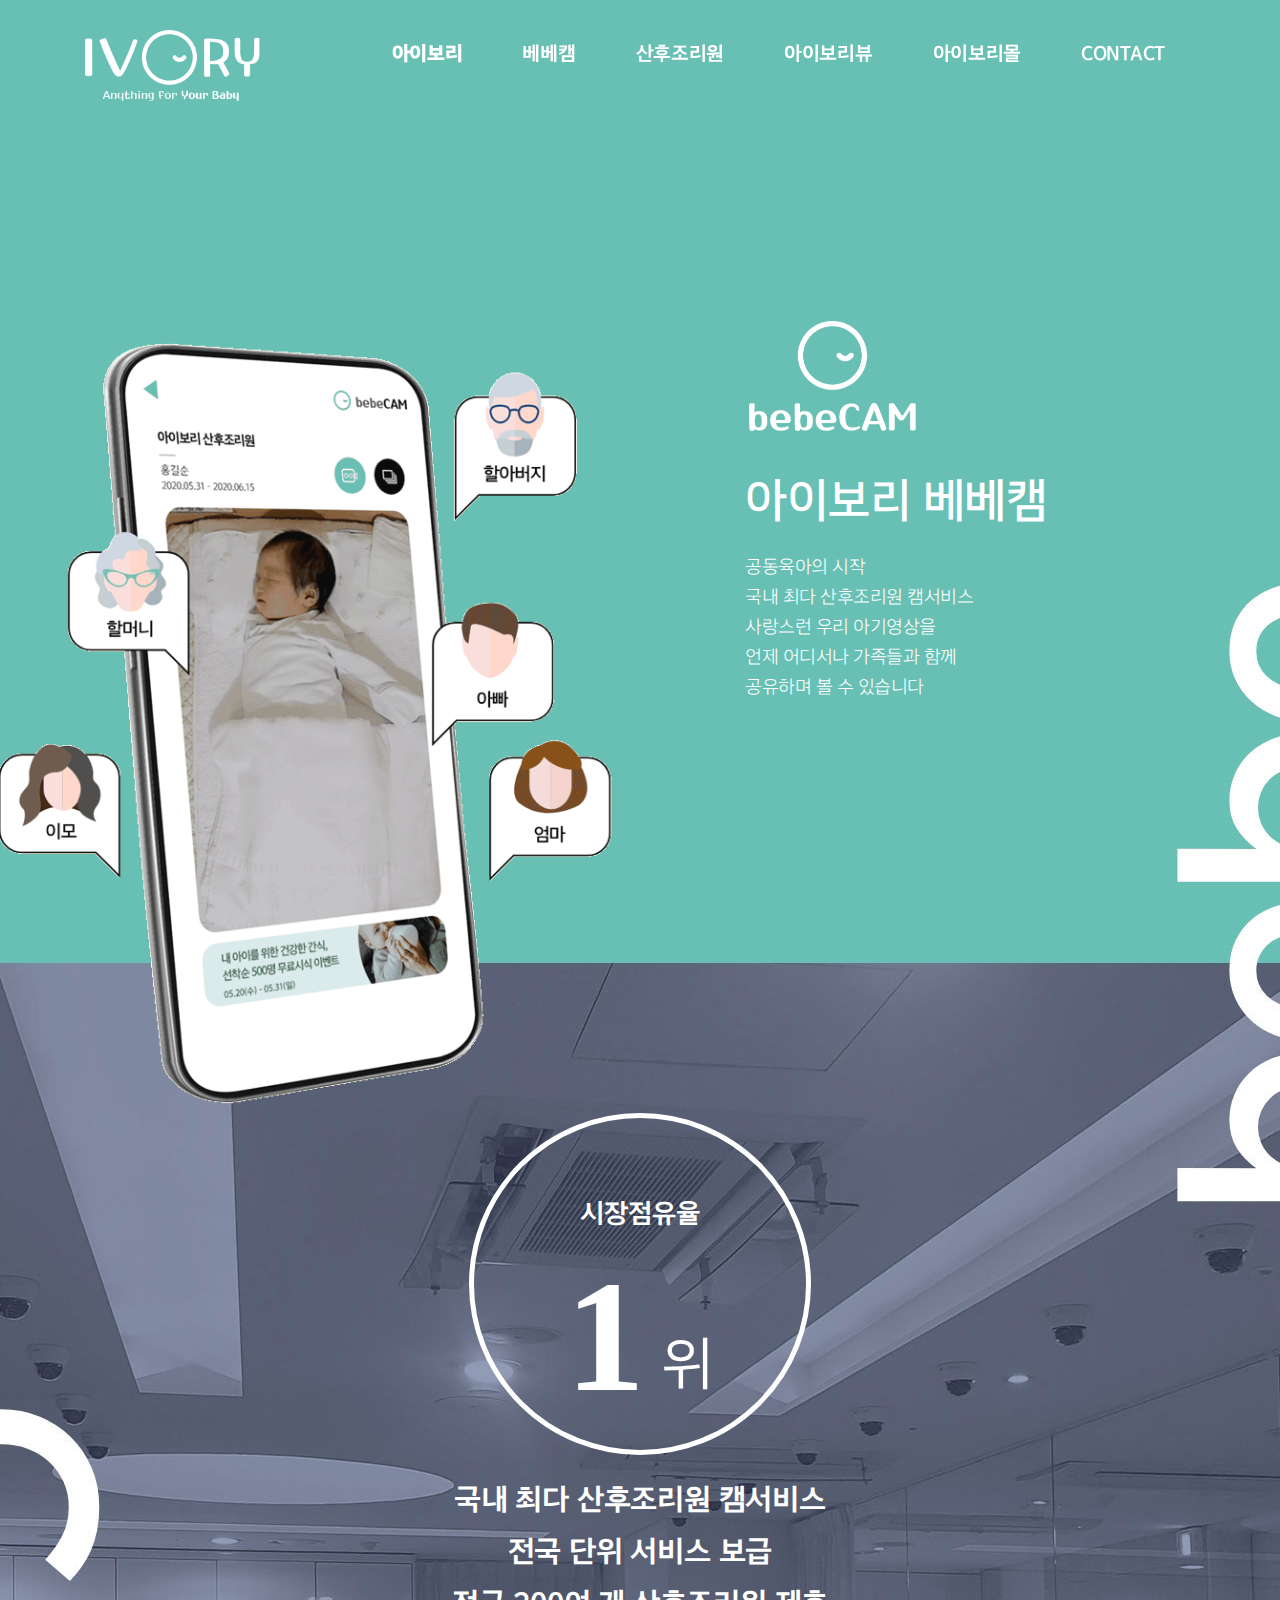
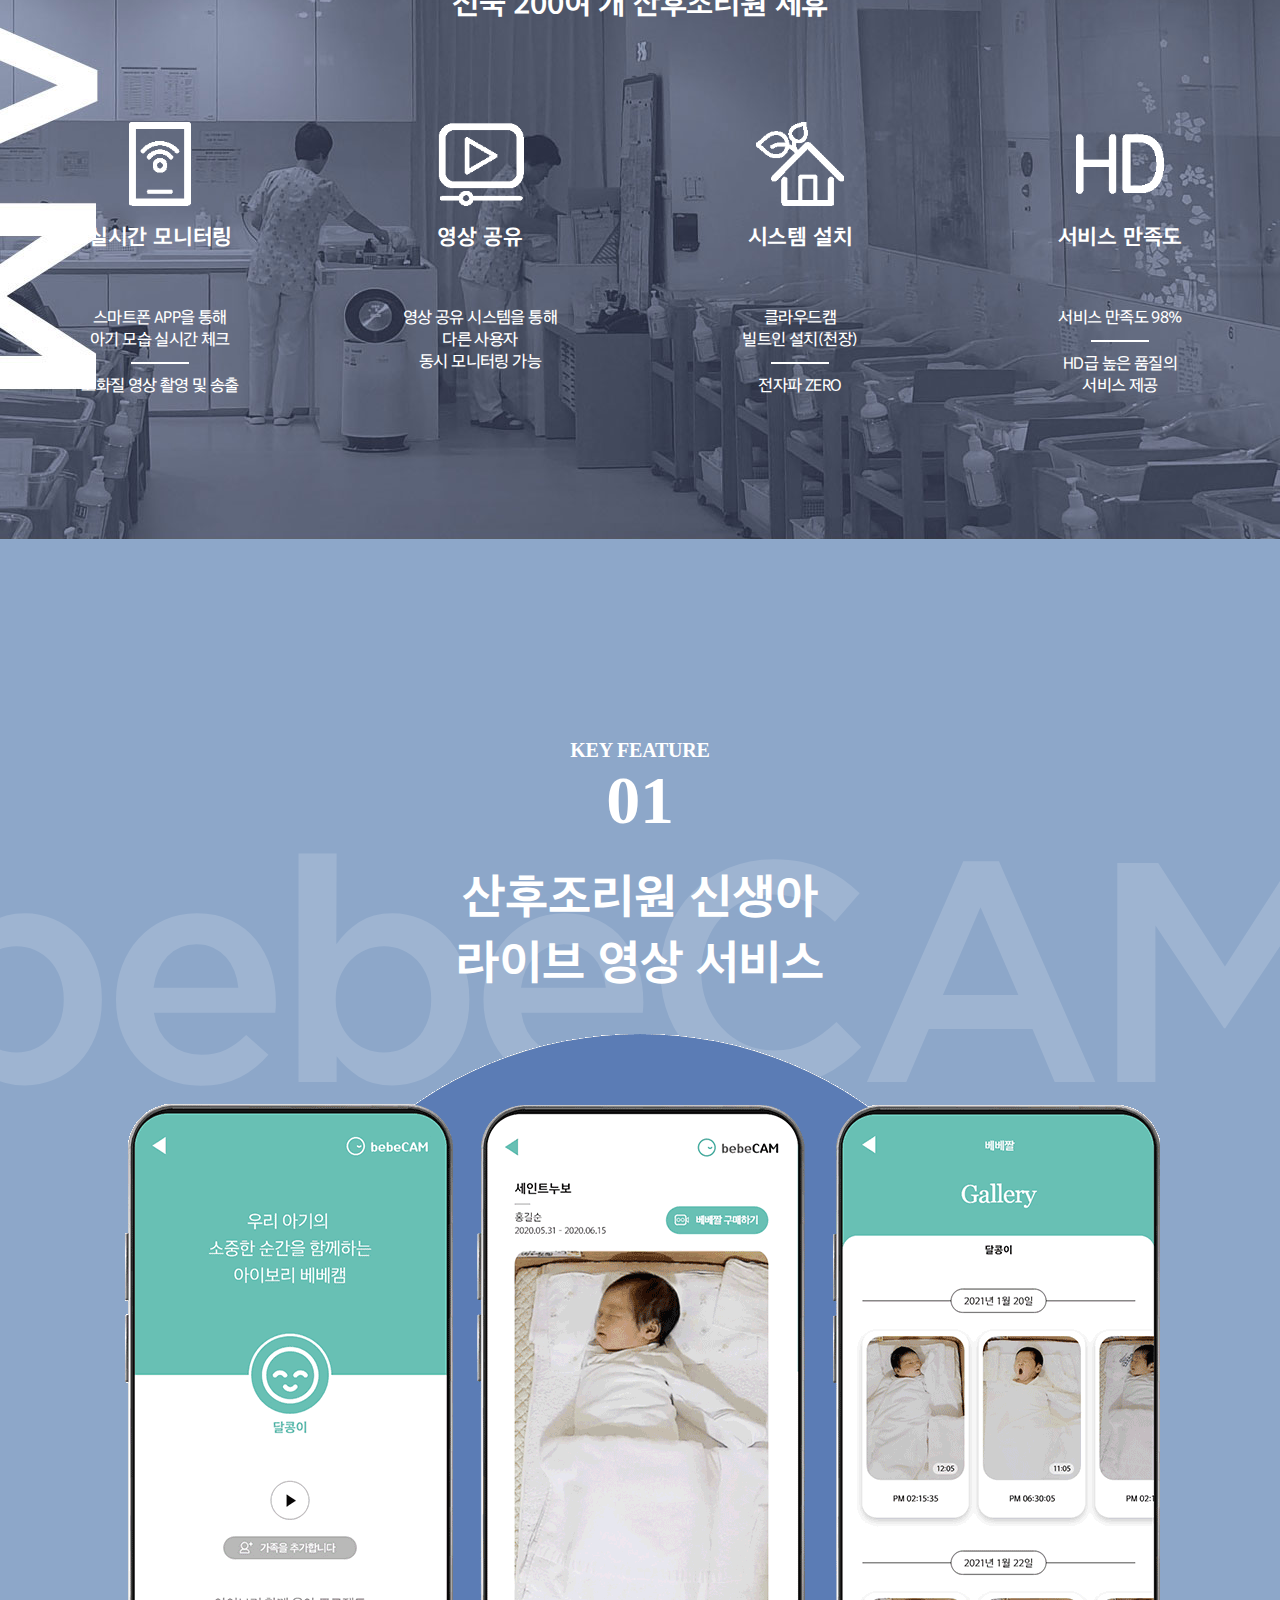
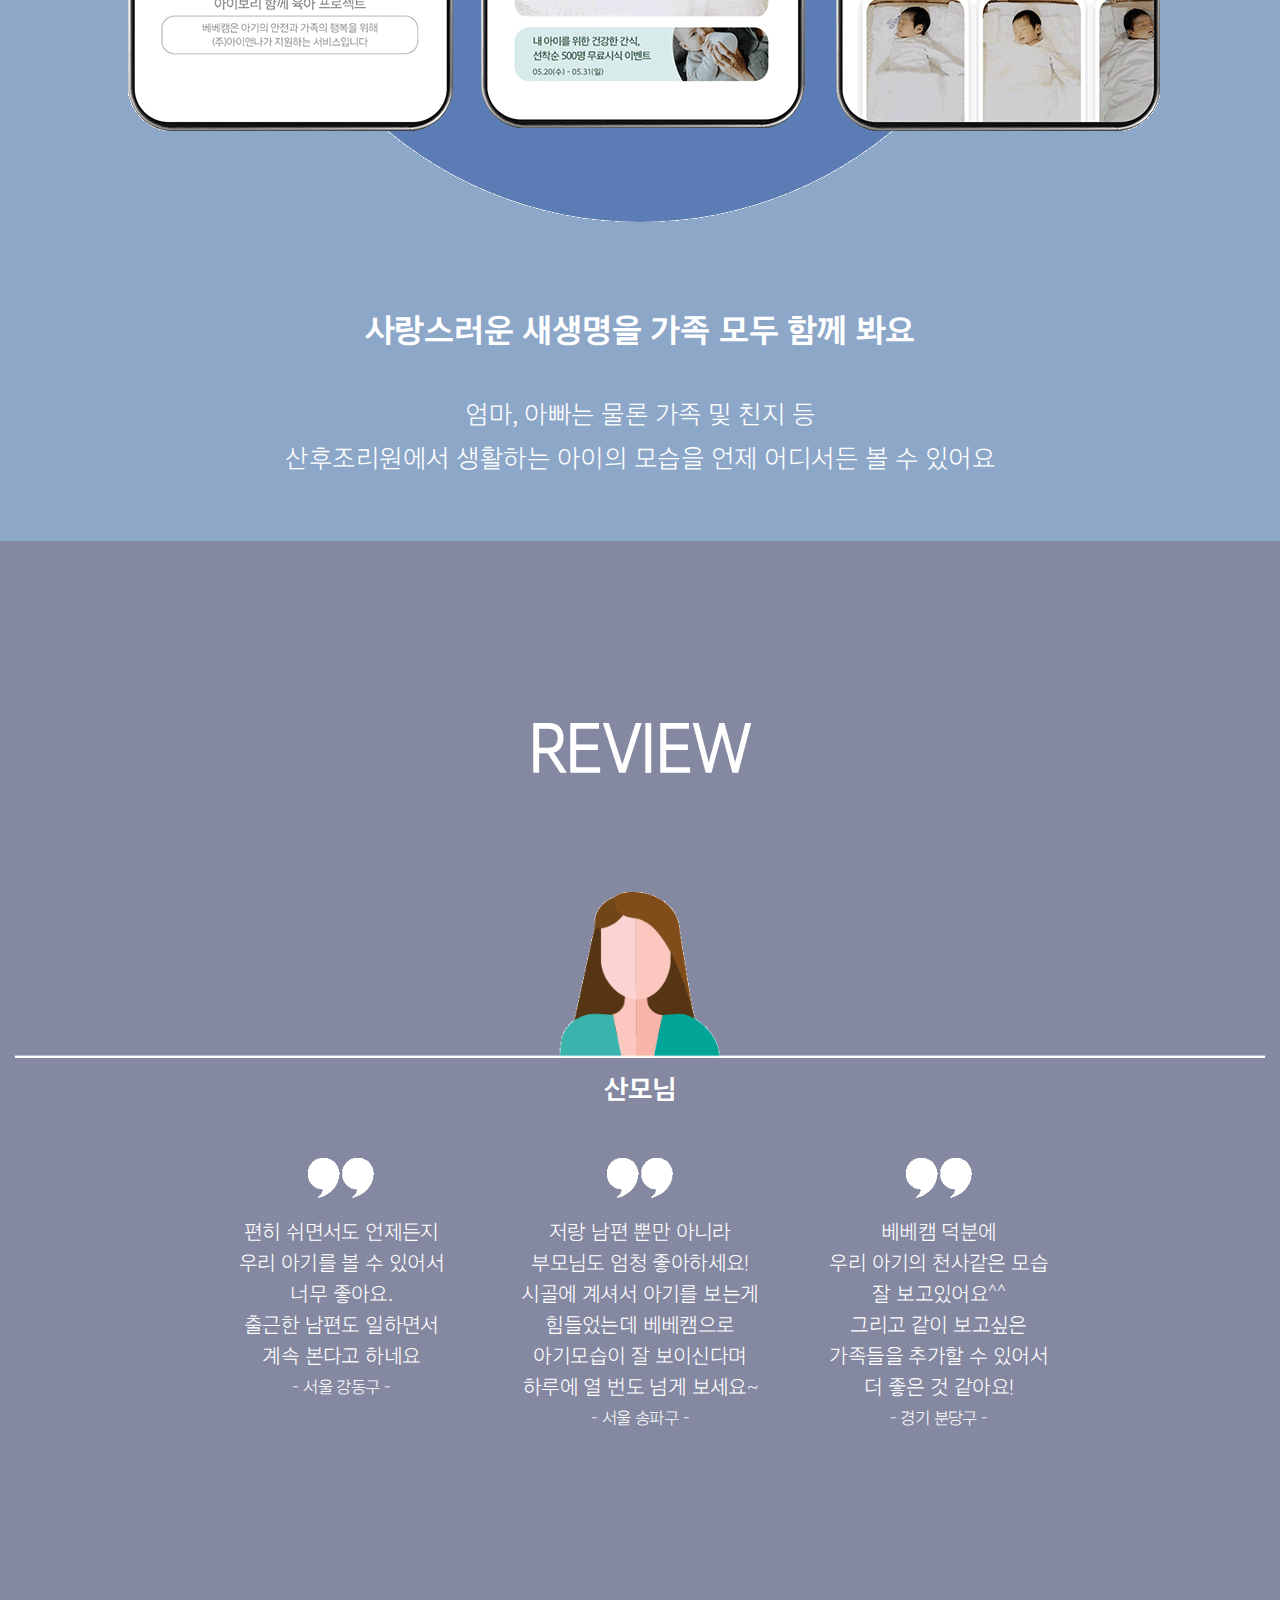
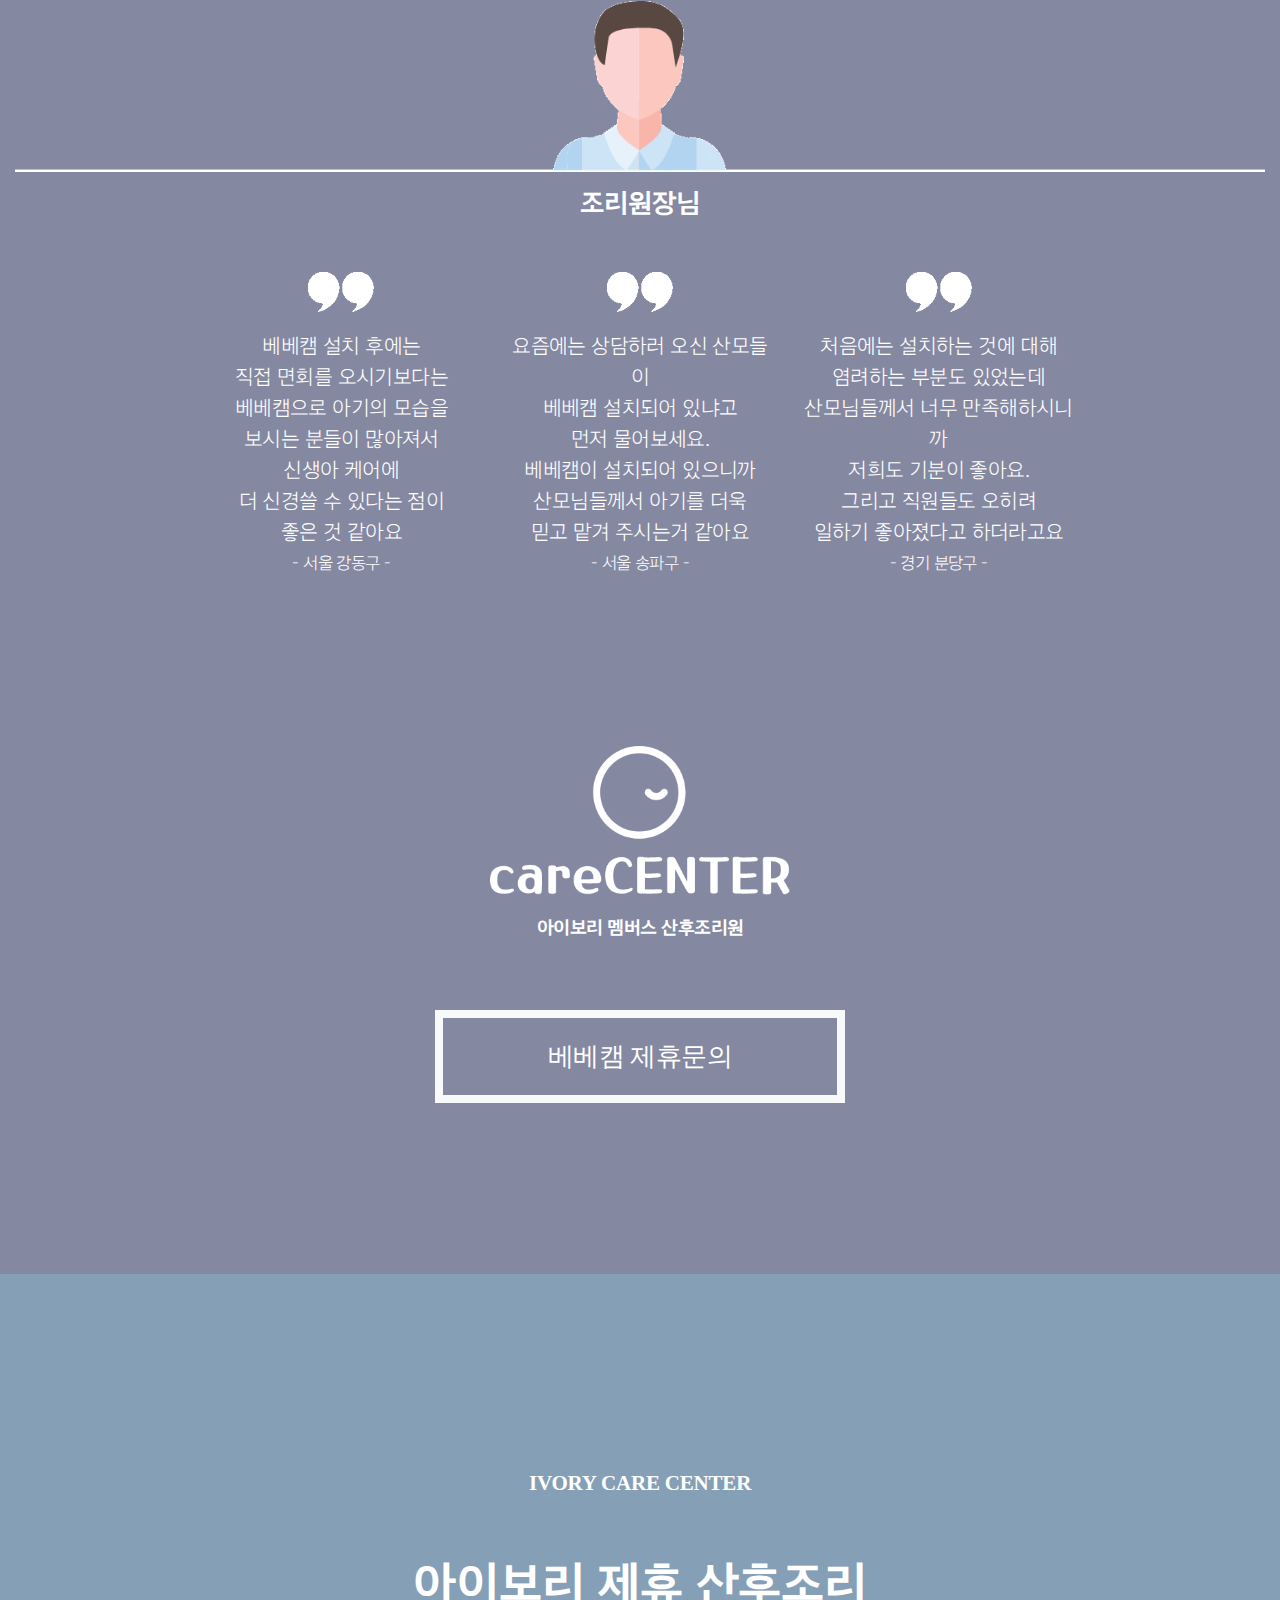
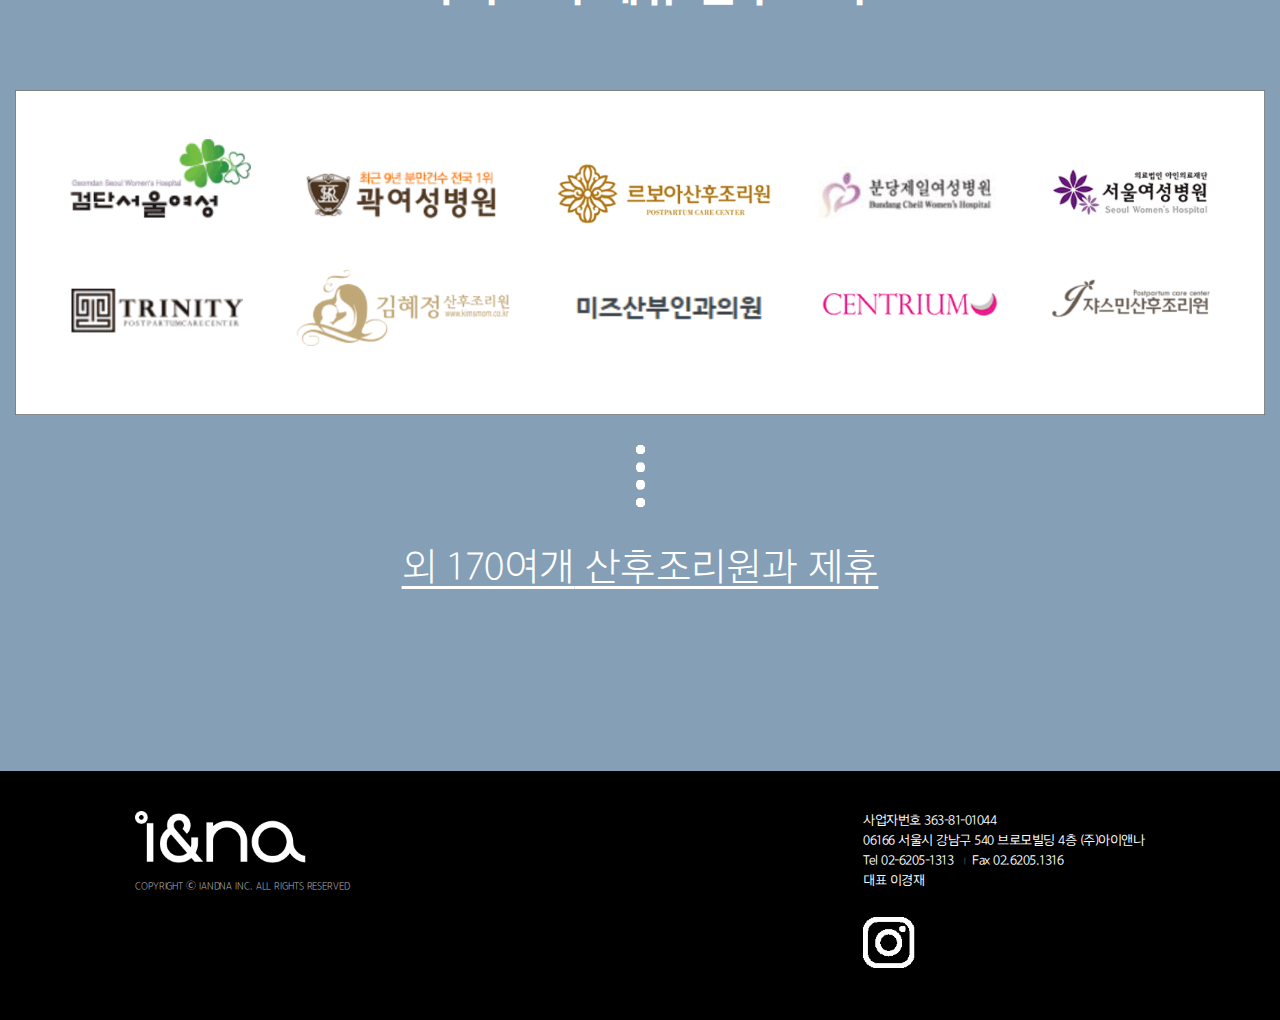
<file: bebecam.html>
<!DOCTYPE html>
<html lang="ko">

<head>
  <meta charset="utf-8">
  <meta http-equiv="X-UA-Compatible" content="IE=edge">
  <meta name="viewport" content="width=device-width, initial-scale=1.0">
  <meta name="description" content="임신 ∙ 출산 ∙ 육아 전문 서비스 아이보리, 아기를 보는 소중한 순간! 함께 보는 즐거움! 육아 어플, 육아쇼핑몰, 육아폐쇄몰">
  <meta name="keywords"
    content="아이보리, ivory, 아이앤나, iandna, 임신, 출산, 육아, 산후조리원, 육아박람회, 베이비페어, 육아전시, 온라인베이비페어, 아기건강, 아기성장, 육아생활, 인공지능 CAM, AI MOM, 신생아 영상 서비스, 공동육아, 베베캠, BEBE CAM, 산후조리원, 베베몰, 신생아실 실시간 영상 서비스, 임신·육아 콘텐츠 전문 채널, BEBE TV, 아기영상, 실시간 모니터링, 영유아 용품, 생활용품, 교육, 언어, 놀이, 미술, 이유식, 맞춤건강, 아기모니터링, 아기 위험 알림 서비스, 아기 울음소리 분석, 아기 안면 인식, 아기 감정 파악, 육아어플, 육아앱, 남양베베, 남양아이, 임신육아교실, 산후조리원정보, 신생아실CCTV, 신생아실캠, 신생아동영상, 신생아실카메라, 아이보리, 아이보리베베캠,  배네캠, 앙팡캠, 신생아실IP카메라 육아 어플, 육아쇼핑몰, 육아폐쇄몰">
  <meta name="ROBOTS" content="INDEX,FOLLOW" />

  <title>아이보리 베베캠</title>
  <link rel="canonical" href="http://i-vory.com">
  <meta name="naver-site-verification" content="6e603537b97217024f177543709f221d8394c6c0" />

  <!-- CSS -->
  <link href="./assets/css/bootstrap.css" rel="stylesheet" type="text/css">
  <link href="./assets/css/ivory30/common_ui.css" rel="stylesheet" type="text/css">
  <link href="./assets/css/ivory30/reset.css" rel="stylesheet" type="text/css">
  <link href="./assets/css/style.css" rel="stylesheet" type="text/css">
  <link href="./assets/css/ivory30/bebecam.css" rel="stylesheet" type="text/css">
  <link href="./assets/css/ivory30/setting_header.css" rel="stylesheet" type="text/css">
  <link href="./assets/css/ivory30/setting_1_1_faq.css" rel="stylesheet" type="text/css">

  <link href="https://fonts.googleapis.com/css?family=Noto+Sans+KR:100,300,400,500,700,900&display=swap&subset=korean" rel="stylesheet">

  <!-- Favicons -->
  <link rel="apple-touch-icon" href="./assets/brand/apple-touch-icon.png" sizes="180x180">
  <link rel="icon" href="./assets/brand/favicon.ico">

  <script src="./assets/js/bootstrap.js"></script>
  <script src="https://ajax.googleapis.com/ajax/libs/jquery/3.3.1/jquery.min.js"></script>
  <script src="./assets/js/menu_button.js"></script>
  <script src="./assets/js/header_scroll.js"></script>

  <meta property="og:url" content="http://i-vory.com/">
  <meta property="og:title" content="아이보리">
  <meta property="og:description" content="임신 ∙ 출산 ∙ 육아 전문 서비스 아이보리, 아기를 보는 소중한 순간! 함께 보는 즐거움! 육아 어플, 육아쇼핑몰, 육아폐쇄몰">
  <meta property="og:type" content="website">
  <meta property="og:image" content="http://i-vory.com/assets/img/ivory-logo.png">
  <meta property="og:image:type" content="image/png">
  <meta property="og:image:width" content="1200">
  <meta property="og:image:height" content="630">
  <!-- Global site tag (gtag.js) - Google Analytics -->
  <script async src="https://www.googletagmanager.com/gtag/js?id=UA-179159395-1"></script>

</head>


<body id="page-top">
  <!-- Navigation -->
  <nav id="header" class="nav_header navbar navbar-inverse navbar-fixed-top navbar-expanded">
    <div class="container">
      <div class="navbar-header mobile_header">
        <a class="navbar-brand" href="index.html">
          <img src="assets/img/Logo/ivory.png" class="header-logo img-responsive" alt="이미지">
        </a>

        <!-- 모바일 햄버거 버튼 -->
        <button type="button" class="navbar-toggle">
          <span class="sr-only">Toggle navigation</span>
          <span class="icon-bar"></span>
          <span class="icon-bar"></span>
          <span class="icon-bar"></span>
        </button>

      </div>
      <div class="mb_menu">
        <!-- 모바일 메뉴 리스트들 -->
        <div>
          <ul class="nav navbar-nav navbar-right">
            <li class="hidden"><a href="index.html"></a></li>
            <li class="active gotham home_txt"><a href="index.html">HOME</a></li>
            <li><a href="bebecam.html">베베캠</a></li>
            <li><a href="carecenter.html">산후조리원</a></li>
            <li><a href="view.html">아이보리뷰</a></li>
            <li><a href="mall.html">아이보리몰</a></li>
            <li><a href="contact.html">CONTACT</a></li>
          </ul>
        </div>
      </div>


      <!-- 웹 메뉴 리스트들 -->
      <div class="collapse navbar-collapse web-display" id="nb-navbar-collapse-1" style="overflow:hidden;">
        <ul class="nav navbar-nav navbar-right">
          <li class="hidden"><a href="index.html"></a></li>
          <li class="active"><a href="index.html">아이보리</a></li>
          <li><a href="bebecam.html">베베캠</a></li>
          <li><a href="carecenter.html">산후조리원</a></li>
          <li><a href="view.html">아이보리뷰</a></li>
          <li><a href="mall.html">아이보리몰</a></li>
          <li><a href="contact.html">CONTACT</a></li>
        </ul>
      </div>
      <!-- /.navbar-collapse -->
    </div>
    <!-- /.container -->
  </nav>

  <div id="carousel-header" class="carousel slide carousel-fade" data-ride="carousel">
    <!-- Indicators -->
    <div class="carousel-inner" role="listbox">
      <div class="item active">

        <header class="slide2">
          <div class="intro-content">
            <div class="container">

              <!-- 모바일 -->
              <div class="row text-left mobile-display">
                <div class="col-xs-12 col-sm-6">
                  <div class="bebecam-logo text-center">
                    <img class="logoImg" src="./assets/img/Logo/mb_bebeCam_logo.png" alt="베베캠 로고"/>
                    <h3 class="MG070">아이보리 베베캠</h3>
                    <p class="MG030"><strong>공동육아의 시작<br/>
                      국내 최다 산후조리원 캠서비스</strong><br/>
                      사랑스런 우리 아기영상을 <br/>
                      언제 어디서나 가족들과 함께<br/>
                      공유하며 볼 수 있습니다</p>
                  </div>
                </div>

                <div class="col-xs-12 col-sm-6 ">
                  <img class="bebecam-mobile-img" src="./assets/img/png/mb_bebecam_mobile01_01.png" alt="베베캠 모바일"  />
                </div>
              </div>

              <!-- 웹 (S)-->
              <div class="row common-padding text-left web-display">
                <div class="col-xs-12 col-sm-6">
                  <img class="bebecam-mobile-img" src="./assets/img/png/bebecam_mobile01_01.png" alt="베베캠 모바일"  />
                </div>

                <div class="col-xs-12 col-sm-6">
                  <div class="bebecam-logo text-left">
                    <img class="logoImg" src="./assets/img/Logo/bebeCam_logo.png" style="margin-left: -25px;" alt="베베캠 로고" />
                    <h3 class="MG070 brand-name">아이보리 베베캠</h3>
                    <p class="MG030">공동육아의 시작 <br/>
                      국내 최다 산후조리원 캠서비스<br/>
                      사랑스런 우리 아기영상을 <br/>
                      언제 어디서나 가족들과 함께<br/>
                      공유하며 볼 수 있습니다 </p>
                  </div>
                </div>
              </div>
              <!-- 웹(e) -->
            </div>
          </div>
        </header>

      </div>
    </div>
  </div>

  <section id="about" class="bg bg-ivory">

    <!-- 모바일 -->
    <div class="container mobile-display ">
      <div id="mobile-about" class="row text-center">
        <div class="col-lg-12 pt-15">
          <figure class="circle-lg">
            <p class="MG070 fs-10 ft01">시장점유율</p>
            <p class="MG040 ft02"><span class="gotham">1</span> 위</p> 
          </figure>
          <p class="MG070 clearfix ft03">국내 최다 산후조리원 캠서비스<br/>
          전국 단위 서비스 보급<br/>
          전국 200여 개 산후조리원 제휴
          </p>
        </div>
      </div>

      <div class="row text-center">
          <div class="col-xs-12 col-sm-3 about-box01">
            <figure>
              <img src="./assets/img/png/mb-icon_cam1.png" alt="" />
            </figure>
            <ul>
              <li class="MG050">스마트폰 APP을 통해<br />아기 모습 실시간 체크</li>
              <li><span class="line"></span></li>
              <li class="MG050">고화질 영상 촬영 및 송출</li>
            </ul>
          </div>

          <div class="col-xs-12 col-sm-3 about-box02">
            <figure>
              <img src="./assets/img/png/mb-icon_cam2.png" alt="" />
            </figure>
            <ul>
              <li class="MG050">영상 공유 시스템을 통해 <br />다른 사용자 동시 모니터링 가능</li>
            </ul>
          </div>


          <div class="col-xs-12 col-sm-3 about-box03">
            <figure>
              <img src="./assets/img/png/mb-icon_cam3.png" alt="" />
            </figure>
            <ul>
              <li class="MG050">클라우드캠<br />빌트인 설치(천장)</li>
              <li><span class="line"></span></li>
              <li class="MG050">전자파 ZERO</li>
            </ul>
          </div>


          <div class="col-xs-12 col-sm-3 about-box04">
            <figure>
              <img src="./assets/img/png/mb-icon_cam4.png" alt="" />
            </figure>
            <ul>
              <li class="MG050">서비스 만족도 98%</li>
              <li><span class="line"></span></li>
              <li class="MG050">HD급 높은 품질의<br />서비스 제공</li>
            </ul>
          </div>

      </div>
    </div>

    <!-- 웹 -->
    <div class="container common-padding web-display">
      <div class="row text-center">
        <div class="col-lg-12 pt-15">
          <figure class="circle-lg">
            <p class="MG070 fs-10 ft01">시장점유율</p>
            <p class="MG040 ft02"><span class="gotham">1</span> 위</p> 
          </figure>
          <p class="MG070 clearfix ft03">국내 최다 산후조리원 캠서비스<br/>
          전국 단위 서비스 보급<br/>
          전국 200여 개 산후조리원 제휴
          </p>
        </div>
      </div>

      <div class="row text-center content-row">
          <div class="col-xs-12 col-sm-3">
            <figure>
              <img class="about-img" src="./assets/img/png/icon_cam1.png" alt="" />
            </figure>
            <h3 class="MG070 about-h3">실시간 모니터링</h3>
            <ul>
              <li class="MG050">스마트폰 APP을 통해<br />아기 모습 실시간 체크</li>
              <li><span class="line"></span></li>
              <li class="MG050">고화질 영상 촬영 및 송출</li>
            </ul>
          </div>

          <div class="col-xs-12 col-sm-3">
            <figure>
              <img class="about-img" src="./assets/img/png/icon_cam2.png" alt="" />
            </figure>
            <h3 class="MG070 about-h3">영상 공유</h3>
            <ul>
              <li class="MG050">영상 공유 시스템을 통해 <br />다른 사용자<br /> 동시 모니터링 가능</li>
            </ul>
          </div>


          <div class="col-xs-12 col-sm-3">
            <figure>
              <img class="about-img" src="./assets/img/png/icon_cam3.png" alt="" />
            </figure>
            <h3 class="MG070 about-h3">시스템 설치</h3>
            <ul>
              <li class="MG050">클라우드캠<br />빌트인 설치(천장)</li>
              <li><span class="line"></span></li>
              <li class="MG050">전자파 ZERO</li>
            </ul>
          </div>


          <div class="col-xs-12 col-sm-3">
            <figure>
              <img class="about-img" src="./assets/img/png/icon_cam4.png" alt="" />
            </figure>
            <h3 class="MG070 about-h3">서비스 만족도</h3>
            <ul>
              <li class="MG050">서비스 만족도 98%</li>
              <li><span class="line"></span></li>
              <li class="MG050">HD급 높은 품질의<br />서비스 제공</li>
            </ul>
          </div>

      </div>
    </div>
  </section>

  <section id="bebecam" class="bg bg-black"> 
    <div class="container">
      <div class="row text-center">
        <div class="col-sm-12">
          <p class="gotham bebecam-txt">bebecam</p>
        </div>
      </div>
    </div>
  </section>

  <section id="videoService" class="bg bg-white">
    <div class="container">

      <!-- 모바일 (S)-->
      <div class="row text-center mobile-display">
        <div class="col-xs-12">
          <p class="gotham">KEY FEATURE</p>
          <h2 class="gotham">01</h2>
          <h1 class="MG070">산후조리원 신생아<br/>라이브 영상 서비스</h1>
        </div>

        <div class="col-xs-12">
          <img src="./assets/img/png/mb_live_mobile.png" alt="" />
        </div>
        <div class="col-xs-12 video-txt">
          <h3 class="MG070">사랑스러운<br/> 새생명을<br/> 가족 모두 함께 봐요</h3>
          <p class="MG030">엄마, 아빠는 물론<br/> 가족 및 친지 등<br/>
            산후조리원에서 생활하는<br/> 아이의 모습을<br/> 언제 어디서든 볼 수 있어요</p>
        </div>      
      </div>
      <!-- 모바일(e)-->

      <!-- 웹 (S)-->
      <div class="common-padding row text-center web-display">
        <div class="col-xs-12">
          <p class="gotham">KEY FEATURE</p>
          <h2 class="gotham">01</h2>
          <h1 class="MG070">산후조리원 신생아<br/>라이브 영상 서비스</h1>
        </div>

        <div class="col-xs-12 ">
          <img src="./assets/img/png/live_mobile.png" alt="" />
        </div>
        <div class="col-xs-12 video-txt">
          <h3 class="MG070">사랑스러운 새생명을 가족 모두 함께 봐요</h3>
          <p class="MG030">엄마, 아빠는 물론 가족 및 친지 등<br/>
            산후조리원에서 생활하는 아이의 모습을 언제 어디서든 볼 수 있어요</p>
        </div>
        <!-- 웹 (e)-->
      </div>
    </div>
  </section>

  <section id="bebeCamReview" class="bg bg-white">
    <!-- 모바일(S) -->
    <div class="container pr pl mobile-display">
      <h1 class="text-center">REVIEW</h1>

      <div class="row text-center">
        <div class="col-sm-12">
          <div class="review-img">
            <img src="./assets/img/png/mb-review-mom.png" alt="" class="mobile-display img-responsive" />
          </div>
          <h3 class="MG070">산모님</h3>
        </div>

        <!-- 맘 모바일 -->
        <div class="row revie_web mobile-display">
          <img class="sppech-img" src="./assets/img/png/speech01.png" alt="말풍선"/>
        </div>
      </div>

      <div class="row text-center">
        <div class="col-sm-12">
          <div class="review-img">
            <!-- 모바일 -->
            <img src="./assets/img/png/mb-review-dad.png" alt="" class="mobile-display img-responsive" />
          </div>
          <h3 class="MG070 ">조리원장님</h3>
        </div>


        <!-- 조리원장님 모바일 -->
        <div class="row revie_web mobile-display">
          <img class="sppech-img" src="./assets/img/png/speech02.png" alt="말풍선"/>
        </div>
      </div>

      <div class="row text-center careBtn-box">
        <div class="col-sm-12">
          <img src="./assets/img/Logo/careCenter_logo.png" alt="케어센터 로고">
          <p class="MG070 care-txt">아이보리 멤버스 산후조리원</p>
        </div>
        <div class="col-sm-12">
          <div class="border border-5 border-light read-more">

            <a href="/contact.html"><p>베베캠 제휴문의</p></a>
          </div>
        </div>
      </div>
    </div>
    <!-- 모바일(e) -->


    <!-- 웹(S) -->
    <div class="common-padding container pr pl web-display">
      <h1 class="text-center">REVIEW</h1>

      <div class="row text-center">
        <div class="col-sm-12">
          <div class="review-img">
            <img src="./assets/img/png/review-mom.png" alt="" class="web-display img-responsive" />
          </div>
          <h3 class="MG070">산모님</h3>
        </div>

        <!-- 맘 web -->
        <div class="row revie_web web-display">
          <div class="col-sm-4">
            <img class="reset-img" src="./assets/img/png/icon-review.png" alt=""/>
            <p class="MG030 quotes text-center">편히 쉬면서도 언제든지<br/>
              우리 아기를 볼 수 있어서<br/>
              너무 좋아요.<br/>
              출근한 남편도 일하면서<br/>
              계속 본다고 하네요<br/>
              <small>- 서울 강동구 -</small>
            </p>
          </div>
          <div class="col-sm-4">
            <img class="reset-img" src="./assets/img/png/icon-review.png" alt=""/>
            <p class="MG030 quotes text-center">저랑 남편 뿐만 아니라<br/>
              부모님도 엄청 좋아하세요!<br/>
              시골에 계셔서 아기를 보는게<br/>
              힘들었는데 베베캠으로<br/>
              아기모습이 잘 보이신다며<br/>
              하루에 열 번도 넘게 보세요~<br/>
              <small>- 서울 송파구 -</small></p>
          </div>
          <div class="col-sm-4">
            <img class="reset-img" src="./assets/img/png/icon-review.png" alt=""/>
            <p class="MG030 quotes text-center">베베캠 덕분에<br/>
              우리 아기의 천사같은 모습<br/>
               잘 보고있어요^^<br/>
              그리고 같이 보고싶은<br/>
              가족들을 추가할 수 있어서<br/>
              더 좋은 것 같아요!<br/>
              <small>- 경기 분당구 -</small></p>
          </div>
        </div>
      </div>

      <div class="row text-center">
        <div class="col-sm-12">
          <div class="review-img">
            <img src="./assets/img/png/review-dad.png" alt="" class="web-display img-responsive" />
          </div>
          <h3 class="MG070 ">조리원장님</h3>
        </div>

        <!-- 조리원장님 web -->
        <div class="row revie_web web-display">
          <div class="col-sm-4">
            <img class="reset-img" src="./assets/img/png/icon-review.png" alt=""/>
            <p class="MG030 quotes text-center">베베캠 설치 후에는<br/>
              직접 면회를 오시기보다는<br/>
              베베캠으로 아기의 모습을<br/>
              보시는 분들이 많아져서<br/>
              신생아 케어에<br/>
              더 신경쓸 수 있다는 점이<br/>
              좋은 것 같아요<br/>
              <small>- 서울 강동구 -</small></p>
          </div>
          <div class="col-sm-4">
            <img class="reset-img" src="./assets/img/png/icon-review.png" alt=""/>
            <p class="MG030 quotes text-center">요즘에는 상담하러 오신 산모들이<br/>
              베베캠 설치되어 있냐고<br/>
              먼저 물어보세요.<br/>
              베베캠이 설치되어 있으니까<br/>
              산모님들께서 아기를 더욱<br/>
              믿고 맡겨 주시는거 같아요<br/>
              <small>- 서울 송파구 -</small></p>
          </div>
          <div class="col-sm-4">
            <img class="reset-img" src="./assets/img/png/icon-review.png" alt=""/>
            <p class="MG030 quotes text-center">처음에는 설치하는 것에 대해<br/>
              염려하는 부분도 있었는데<br/>
              산모님들께서 너무 만족해하시니까<br/>
              저희도 기분이 좋아요.<br/>
              그리고 직원들도 오히려<br/>
              일하기 좋아졌다고 하더라고요<br/>
              <small>- 경기 분당구 -</small></p>
          </div>
        </div>
      </div>

      <div class="row text-center careBtn-box">
        <div class="col-sm-12">
          <img src="./assets/img/Logo/careCenter_logo.png" alt="케어센터 로고">
          <p class="MG070 care-txt">아이보리 멤버스 산후조리원</p>
        </div>
        <div class="col-sm-12">
          <div class="border border-8 border-light read-more">
            <a href="/contact.html"><p>베베캠 제휴문의</p></a>
          </div>
        </div>
      </div>
    </div>
    <!-- 웹(e) -->
  </section>




  <section id="bebecamCareCenter" class="bg bg-white">
    <div class="common-padding container">
      <div class="row text-center">
        <div class="col-sm-12 text-center">
          <p class="gotham">IVORY CARE CENTER</p>
          <h1 class="MG070">아이보리 제휴 산후조리</h1>
        </div>

        <div class="col-sm-12 text-center">
          <div class="carcenter-Imgbox">
            <img src="./assets/img/png/ivory_care_center.png" alt="아이보리 제휴 산후조리원"/>
          </div>

          <img class="mt-5 mb-5" src="./assets/img/png/cycle_icon.png" style="width: 9px;" alt="이미지"/>
          <h2><strong>외 170여개</strong> 산후조리원과 제휴</h2>
        </div>
      </div>
    </div>
  </section>


  <footer class="footer">
    <div class="container">
      <div class="row copyright text-left">
        <div class="footer-address col-xs-12 col-sm-9 ">
          <a href="http://www.iandna.com/" target="_blank"><img class="img-responsive iandna_img" src="assets/img/Logo/logo-iandna.png" alt=""></a>
          <address>COPYRIGHT Ⓒ IANDNA INC. ALL RIGHTS RESERVED</address>
        </div>
        <div class="footer-text col-xs-12 col-sm-3">
          <p class="MG040 footer-txt">
            사업자번호 363-81-01044<br/>06166 서울시 강남구 540 브로모빌딩 4층 (주)아이앤나<br/><strong>Tel</strong> 02-6205-1313 <small class="footer-line ">|</small><strong>Fax</strong> 02.6205.1316<br />대표 이경재
          </p>
          <a href="https://www.instagram.com/ivory_app_official" target="_blank"><img src="assets/img/png/sns_instagram.png" class="img-responsive instar-icon" alt="Instagram"></a>
        </div>
      </div>
    </div>
  </footer>
  
  <div id="pagetop" class="hide"><a href="#"><img src="./assets/img/svg/icon-top.svg" alt="Top으로" /></a></div>

  <!-- Scripts -->
  <script src="assets/js/jquery-1.10.2.js"></script>
  <script src="assets/js/bootstrap.min.js"></script>
  <script src="assets/js/jquery.easing.min.js"></script>
  <script src="assets/js/vitality.js"></script>
  <script src="assets/js/js_rolling.js"></script>

</body>

</html>
</file>
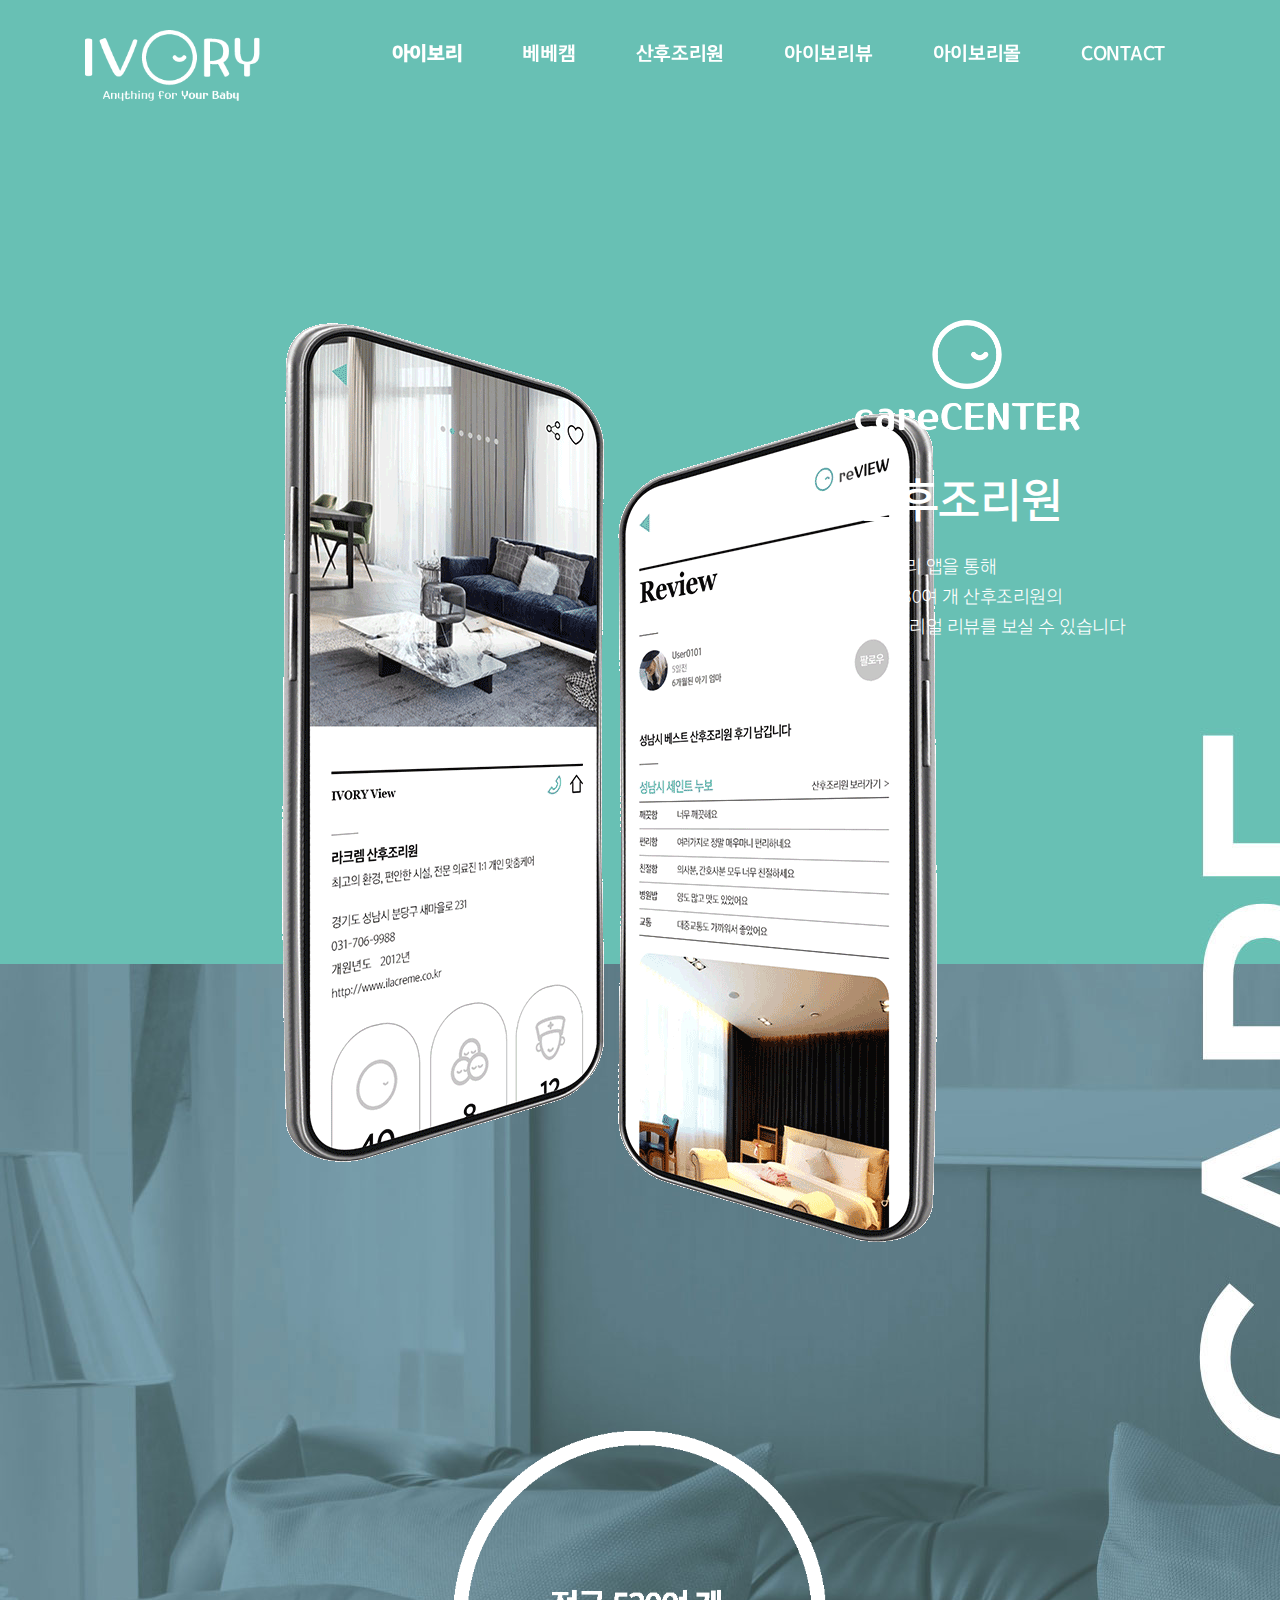
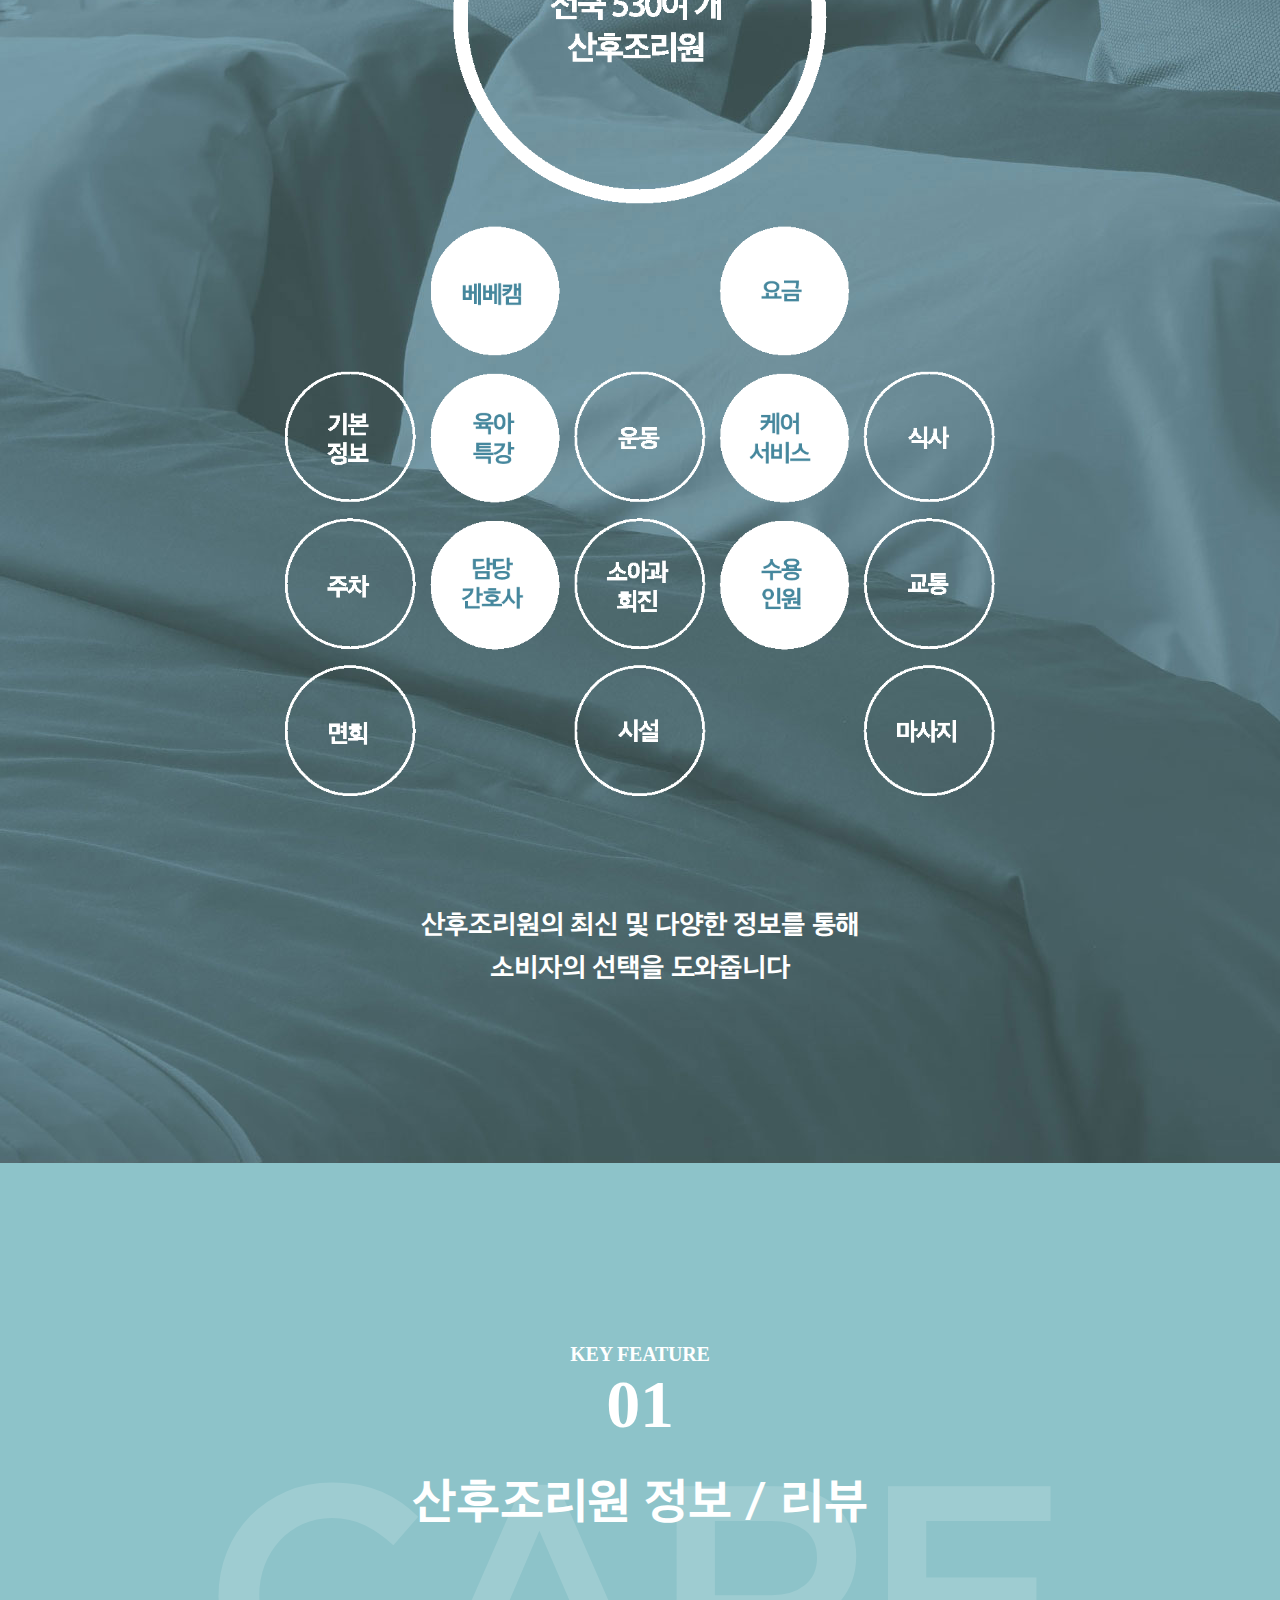
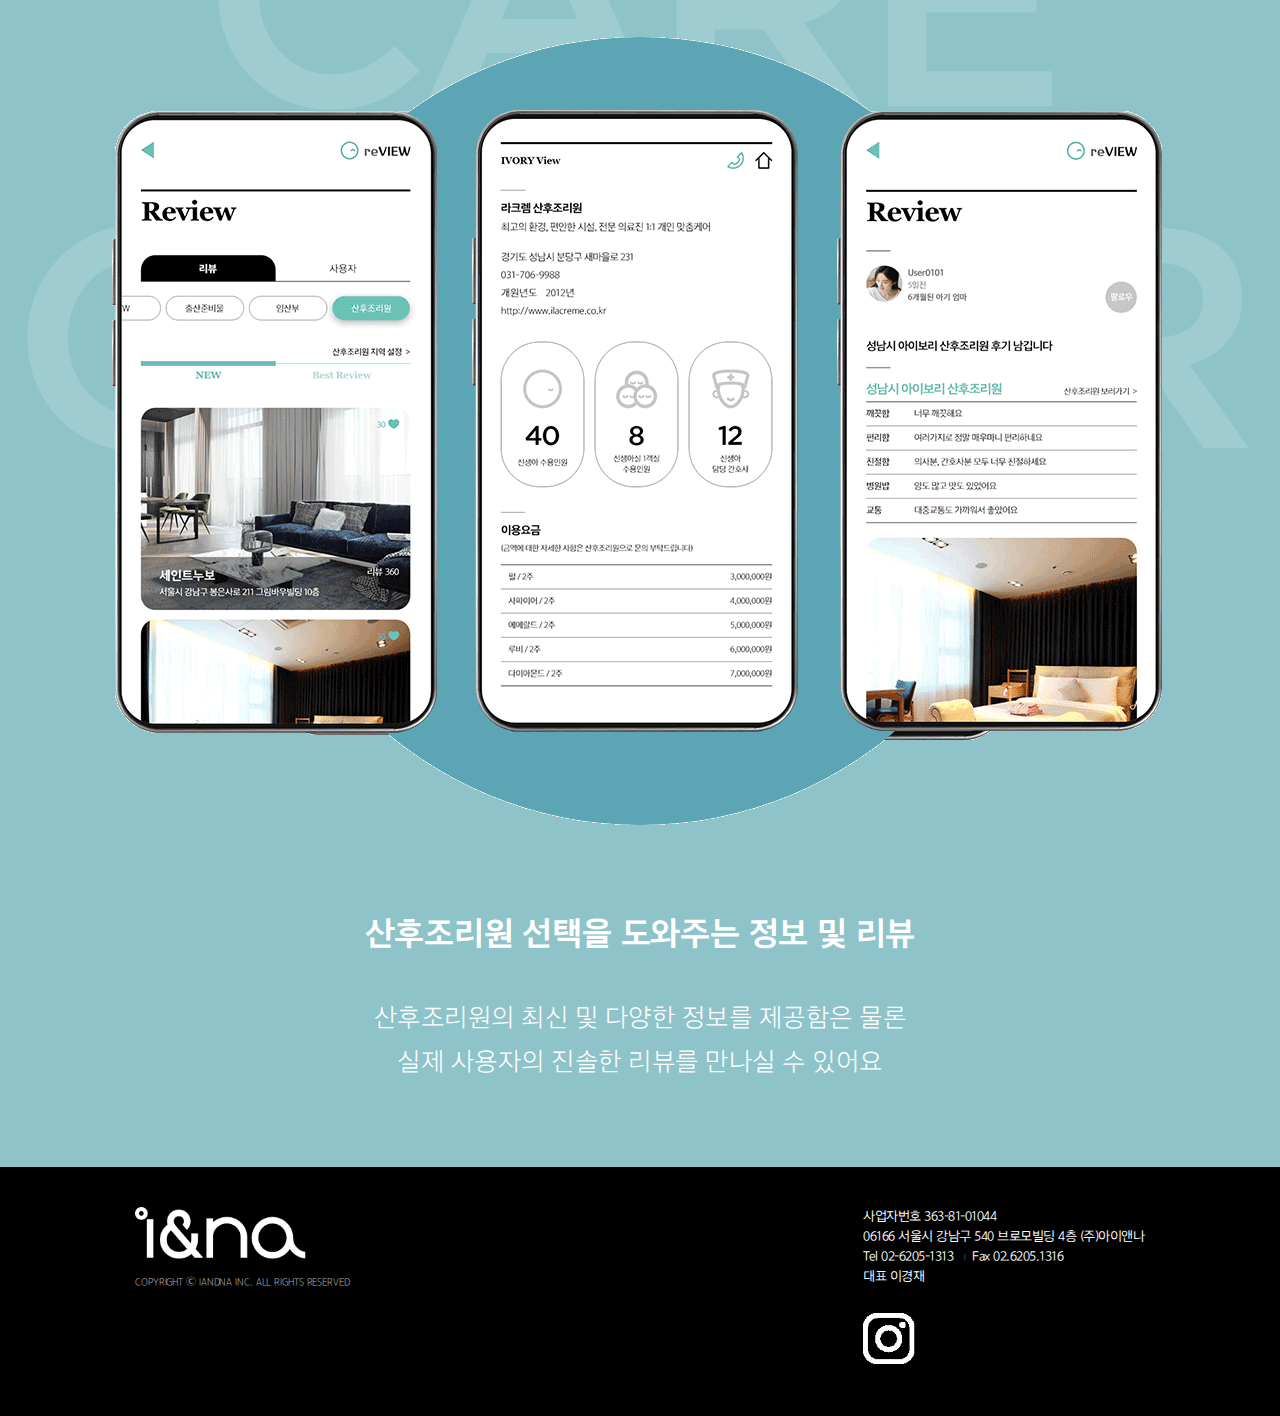
<file: carecenter.html>
<!DOCTYPE html>
<html lang="ko">

<head>
  <meta charset="utf-8">
  <meta http-equiv="X-UA-Compatible" content="IE=edge">
  <meta name="viewport" content="width=device-width, initial-scale=1.0">
  <meta name="description" content="임신 ∙ 출산 ∙ 육아 전문 서비스 아이보리, 아기를 보는 소중한 순간! 함께 보는 즐거움! 육아 어플, 육아쇼핑몰, 육아폐쇄몰">
  <meta name="keywords"
    content="아이보리, ivory, 아이앤나, iandna, 임신, 출산, 육아, 산후조리원, 육아박람회, 베이비페어, 육아전시, 온라인베이비페어, 아기건강, 아기성장, 육아생활, 인공지능 CAM, AI MOM, 신생아 영상 서비스, 공동육아, 베베캠, BEBE CAM, 산후조리원, 베베몰, 신생아실 실시간 영상 서비스, 임신·육아 콘텐츠 전문 채널, BEBE TV, 아기영상, 실시간 모니터링, 영유아 용품, 생활용품, 교육, 언어, 놀이, 미술, 이유식, 맞춤건강, 아기모니터링, 아기 위험 알림 서비스, 아기 울음소리 분석, 아기 안면 인식, 아기 감정 파악, 육아어플, 육아앱, 남양베베, 남양아이, 임신육아교실, 산후조리원정보, 신생아실CCTV, 신생아실캠, 신생아동영상, 신생아실카메라, 아이보리, 아이보리베베캠,  배네캠, 앙팡캠, 신생아실IP카메라 육아 어플, 육아쇼핑몰, 육아폐쇄몰">
  <meta name="ROBOTS" content="INDEX,FOLLOW" />

  <title>아이보리 산후조리원</title>
  <link rel="canonical" href="http://i-vory.com">
  <meta name="naver-site-verification" content="6e603537b97217024f177543709f221d8394c6c0" />

  <!-- CSS -->
  <link href="./assets/css/bootstrap.css" rel="stylesheet" type="text/css">
  <link href="./assets/css/ivory30/common_ui.css" rel="stylesheet" type="text/css">
  <link href="./assets/css/ivory30/reset.css" rel="stylesheet" type="text/css">
  <link href="./assets/css/style.css" rel="stylesheet" type="text/css">
  <link href="./assets/css/ivory30/carecenter.css" rel="stylesheet" type="text/css">
  <link href="./assets/css/ivory30/setting_header.css" rel="stylesheet" type="text/css">
  <link href="./assets/css/ivory30/setting_1_1_faq.css" rel="stylesheet" type="text/css">

  <link href="https://fonts.googleapis.com/css?family=Noto+Sans+KR:100,300,400,500,700,900&display=swap&subset=korean" rel="stylesheet">

  <!-- Favicons -->
  <link rel="apple-touch-icon" href="./assets/brand/apple-touch-icon.png" sizes="180x180">
  <link rel="icon" href="./assets/brand/favicon.ico">

  <script src="./assets/js/bootstrap.js"></script>
  <script src="https://ajax.googleapis.com/ajax/libs/jquery/3.3.1/jquery.min.js"></script>
  <script src="./assets/js/menu_button.js"></script>
  <script src="./assets/js/header_scroll.js"></script>

  <meta property="og:url" content="http://i-vory.com/">
  <meta property="og:title" content="아이보리">
  <meta property="og:description" content="임신 ∙ 출산 ∙ 육아 전문 서비스 아이보리, 아기를 보는 소중한 순간! 함께 보는 즐거움! 육아 어플, 육아쇼핑몰, 육아폐쇄몰">
  <meta property="og:type" content="website">
  <meta property="og:image" content="http://i-vory.com/assets/img/ivory-logo.png">
  <meta property="og:image:type" content="image/png">
  <meta property="og:image:width" content="1200">
  <meta property="og:image:height" content="630">
  <!-- Global site tag (gtag.js) - Google Analytics -->
  <script async src="https://www.googletagmanager.com/gtag/js?id=UA-179159395-1"></script>

</head>


<body id="page-top">
  <!-- Navigation -->
  <nav id="header" class="nav_header navbar navbar-inverse navbar-fixed-top navbar-expanded">
    <div class="container">
      <div class="navbar-header mobile_header">
        <a class="navbar-brand" href="index.html">
          <img src="assets/img/Logo/ivory.png" class="header-logo img-responsive" alt="이미지">
        </a>

        <!-- 모바일 햄버거 버튼 -->
        <button type="button" class="navbar-toggle">
          <span class="sr-only">Toggle navigation</span>
          <span class="icon-bar"></span>
          <span class="icon-bar"></span>
          <span class="icon-bar"></span>
        </button>

      </div>
      <div class="mb_menu">
        <!-- 모바일 메뉴 리스트들 -->
        <div>
          <ul class="nav navbar-nav navbar-right">
            <li class="hidden"><a href="index.html"></a></li>
            <li class="active gotham home_txt"><a href="index.html">HOME</a></li>
            <li><a href="bebecam.html">베베캠</a></li>
            <li><a href="carecenter.html">산후조리원</a></li>
            <li><a href="view.html">아이보리뷰</a></li>
            <li><a href="mall.html">아이보리몰</a></li>
            <li><a href="contact.html">CONTACT</a></li>
          </ul>
        </div>
      </div>


      <!-- 웹 메뉴 리스트들 -->
      <div class="collapse navbar-collapse web-display" id="nb-navbar-collapse-1" style="overflow:hidden;">
        <ul class="nav navbar-nav navbar-right">
          <li class="hidden"><a href="index.html"></a></li>
          <li class="active"><a href="index.html">아이보리</a></li>
          <li><a href="bebecam.html">베베캠</a></li>
          <li><a href="carecenter.html">산후조리원</a></li>
          <li><a href="view.html">아이보리뷰</a></li>
          <li><a href="mall.html">아이보리몰</a></li>
          <li><a href="contact.html">CONTACT</a></li>
        </ul>
      </div>
      <!-- /.navbar-collapse -->
    </div>
    <!-- /.container -->
  </nav>

  <div id="carousel-header" class="carousel slide carousel-fade" data-ride="carousel">
    <!-- Indicators -->
    <div class="carousel-inner" role="listbox">
      <div class="item active">

        <header class="slide3">
          <div class="intro-content">
            <div class="container">

              <!-- 모바일 -->
              <div class="row text-left mobile-display">
                <div class="col-sm-5">
                  <div class="care-logo text-center">
                    <img class="logoImg02" src="./assets/img/Logo/mb_careCENTER_logo.png" alt="산후조리원 로고"/>
                    <h3 class="MG070">산후조리원</h3>
                    <p class="MG050">아이보리 앱을통해<br/>
                      전국 530여 개 산후조리원의<br/>
                      정보와 리얼 리뷰를<br/>
                      보실 수 있습니다</p>
                  </div>
                </div>
                <div class="col-sm-7">
                  <img class="slide3-mobile-img" src="./assets/img/png/mall_moblie01.png" alt="산후조리원 모바일"  />
                </div>
              </div>

              <!-- 웹 -->
              <div class="row text-left web-display">
                <div class="col-sm-6">
                  <img class="slide3-mobile-img" src="./assets/img/png/mall_moblie01.png" alt="산후조리원 모바일"  />
                </div>
                <div class="col-sm-6">
                  <div class="care-logo">
                    <img class="logoImg" src="./assets/img/Logo/careCenter_logo.png" alt="산후조리원 로고"/>
                    <h3 class="MG070 brand-name">산후조리원</h3>
                    <p class="MG030">아이보리 앱을 통해<br/>
                      전국 530여 개 산후조리원의<br/>
                      정보와 리얼 리뷰를 보실 수 있습니다</p>
                  </div>
                </div>
              </div>
              
            </div>
          </div>
        </header>

      </div>
    </div>
  </div>

  <section id="care" class="bg bg-ivory">
    <div class="container">

      <!-- 모바일(S)-->
      <div class="row text-center mobile-display">
        <div class="col-lg-pull-12">
          <p class="MG070">산후조리원의 최신 및<br/> 다양한 정보를 통해<br/>
            소비자의 선택을 도와줍니다
          </p>
          <div class="col-sm-12 view-col-pt">
            <img class="view-mobile-img" src="./assets/img/png/cycle02.png" alt="베베캠 모바일"  />
          </div>
        </div>

      </div>
      <!-- 모바일(e)-->

      <!-- 웹(S)-->
      <div class="common-padding row text-center web-display">
        <div class="col-lg-pull-12 ">
          <div class="col-sm-12 view-col-pt">
            <img class="view-mobile-img" src="./assets/img/png/cycle02.png" alt="베베캠 모바일"  />
          </div>
          <p class="MG070">산후조리원의 최신 및 다양한 정보를 통해<br/>
            소비자의 선택을 도와줍니다</p>
        </div>
      </div>
      <!-- 웹(e)-->
    </div>
  </section>


  <section id="carecenter" class="bg bg-black mobile-display"> 
    <div class="container">
      <div class="row text-center">
        <div class="col-sm-12">
          <p class="gotham carecenter-txt">CARE CENTER</p>
        </div>
      </div>
    </div>
  </section>


  <section id="campain01" class="campain-common bg bg-white">
    <div class="container">
      <!-- 모바일(S) -->
      <div class="row text-center mobile-display">
        <div class="col-xs-12">
          <p class="gotham">KEY FEATURE</p>
          <h2 class="gotham">01</h2>
          <h1 class="MG070">산후조리원 정보 / 리뷰</h1>
        </div>
        <div class="col-xs-12  ">
          <img src="./assets/img/png/mb-care_moblie02.png" alt="" />
        </div>
        <div class="col-xs-12 video-txt">
          <h3 class="MG070">산후조리원<br/> 선택을 도와주는<br/> 정보 및 리뷰</h3>
          <p class="MG030">산후조리원의<br/> 최신 및 다양한 정보를<br/> 제공함은 물론<br/>
            실제 사용자의 진솔한 리뷰를<br/> 만나실 수 있어요</p>
        </div>
      </div>
      <!-- 모바일(e) -->

      <!-- 웹(S) -->
      <div class="common-padding row text-center web-display">
        <div class="col-xs-12">
          <p class="gotham">KEY FEATURE</p>
          <h2 class="gotham">01</h2>
          <h1 class="MG070">산후조리원 정보 / 리뷰</h1>
        </div>
        <div class="col-xs-12">
          <img src="./assets/img/png/care_moblie02.png" alt="" />
        </div>
        <div class="col-xs-12 video-txt">
          <h3 class="MG070">산후조리원 선택을 도와주는 정보 및 리뷰</h3>
          <p class="MG030">산후조리원의 최신 및 다양한 정보를 제공함은 물론<br/>
            실제 사용자의 진솔한 리뷰를 만나실 수 있어요</p>
        </div>
      </div>
      <!-- 웹(e) -->
    </div>
  </section>

  <footer class="footer">
    <div class="container">
      <div class="row copyright text-left">
        <div class="footer-address col-xs-12 col-sm-9 ">
          <a href="http://www.iandna.com/" target="_blank"><img class="img-responsive iandna_img" src="assets/img/Logo/logo-iandna.png" alt=""></a>
          <address>COPYRIGHT Ⓒ IANDNA INC. ALL RIGHTS RESERVED</address>
        </div>
        <div class="footer-text col-xs-12 col-sm-3">
          <p class="MG040 footer-txt">
            사업자번호 363-81-01044<br/>06166 서울시 강남구 540 브로모빌딩 4층 (주)아이앤나<br/><strong>Tel</strong> 02-6205-1313 <small class="footer-line ">|</small><strong>Fax</strong> 02.6205.1316<br />대표 이경재
          </p>
          <a href="https://www.instagram.com/ivory_app_official" target="_blank"><img src="assets/img/png/sns_instagram.png" class="img-responsive instar-icon" alt="Instagram"></a>
        </div>
      </div>
    </div>
  </footer>
  
  <div id="pagetop" class="hide"><a href="#"><img src="./assets/img/svg/icon-top.svg" alt="Top으로" /></a></div>

  <!-- Scripts -->
  <script src="assets/js/jquery-1.10.2.js"></script>
  <script src="assets/js/bootstrap.min.js"></script>
  <script src="assets/js/jquery.easing.min.js"></script>
  <script src="assets/js/vitality.js"></script>
  <script src="assets/js/js_rolling.js"></script>

</body>

</html>
</file>
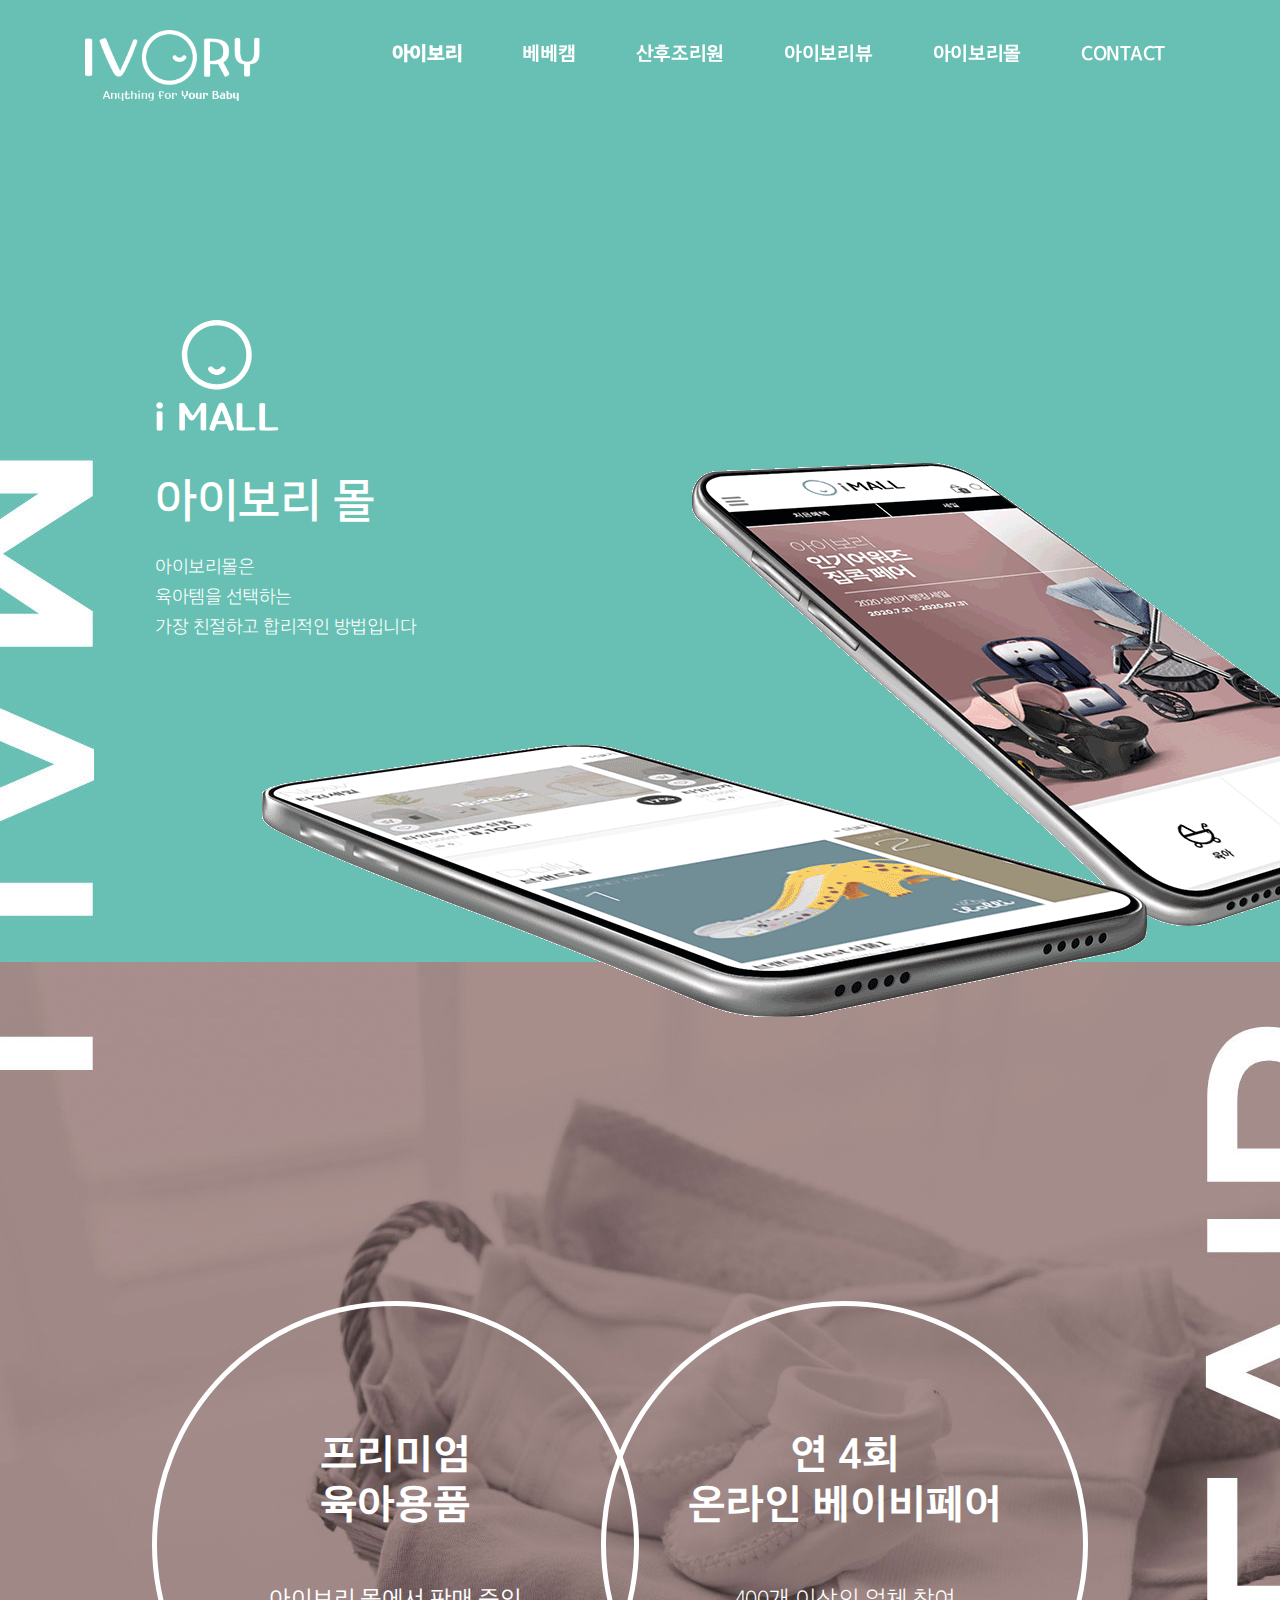
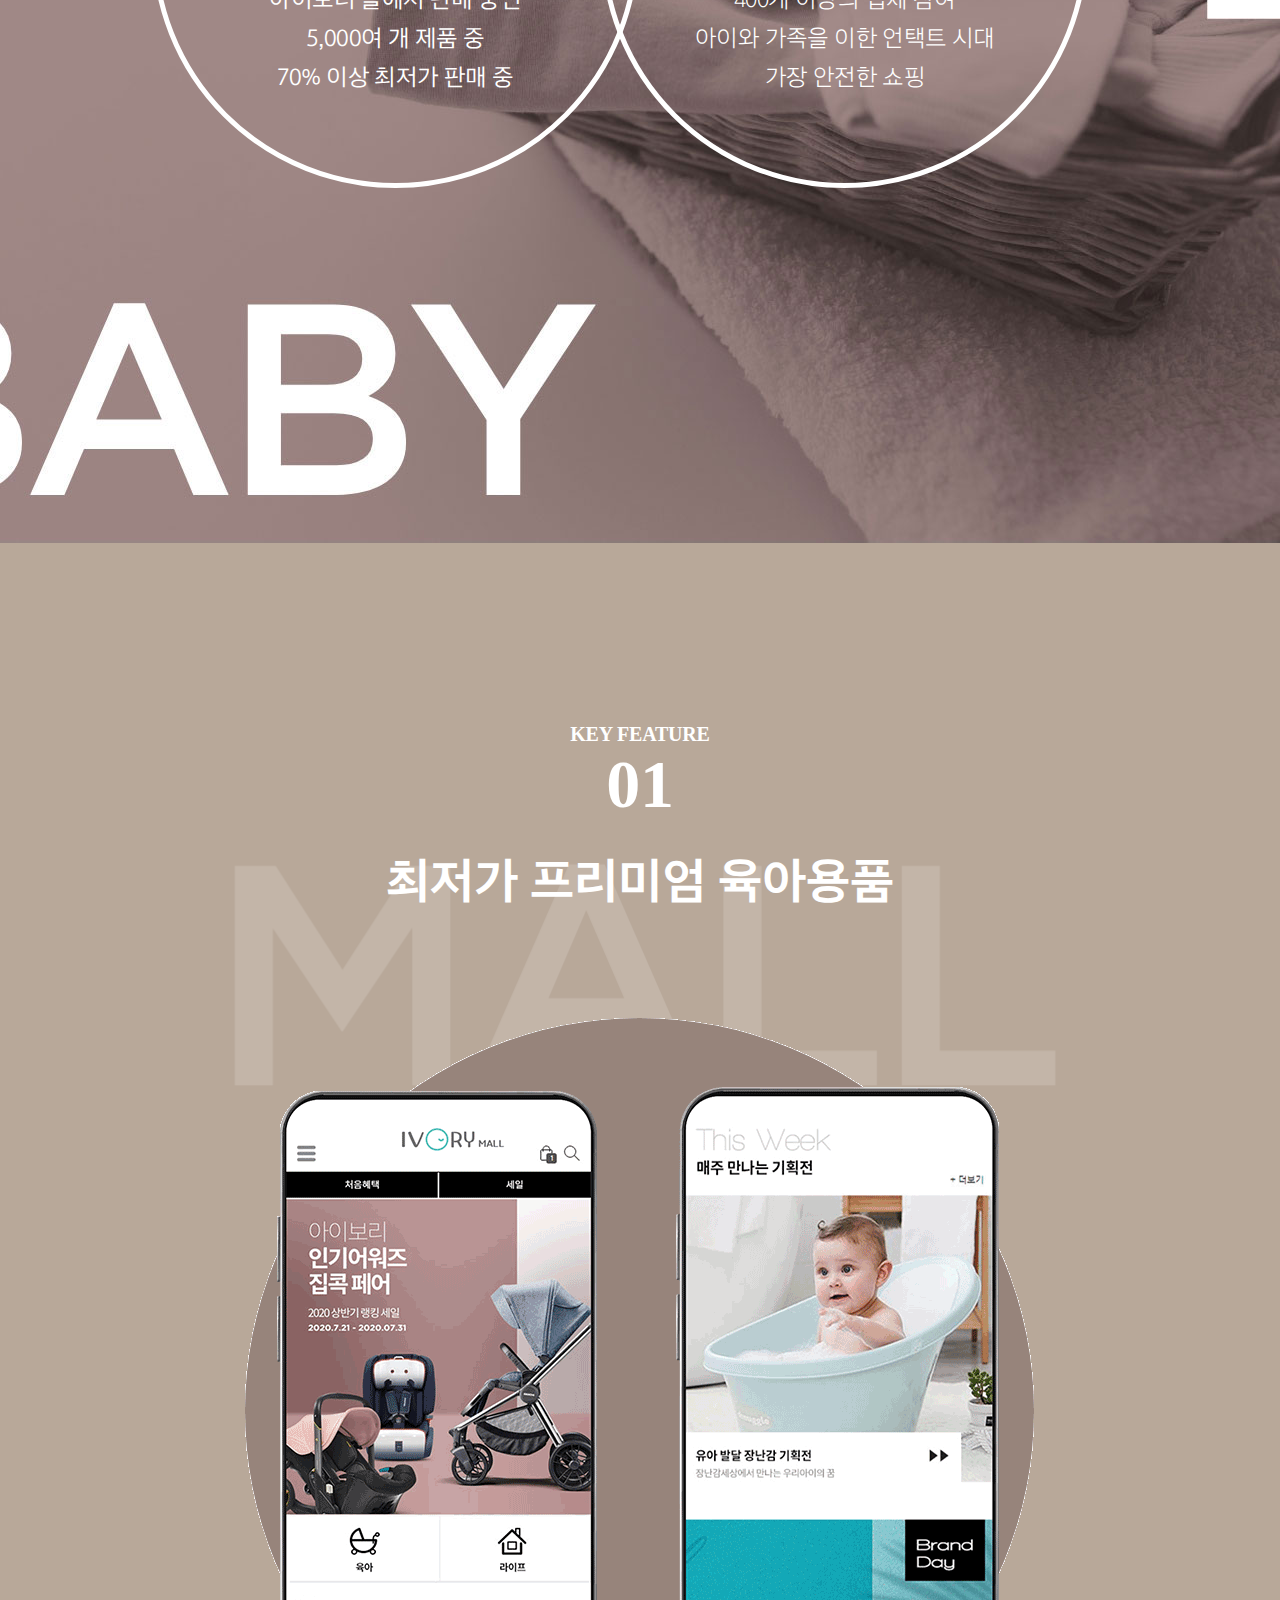
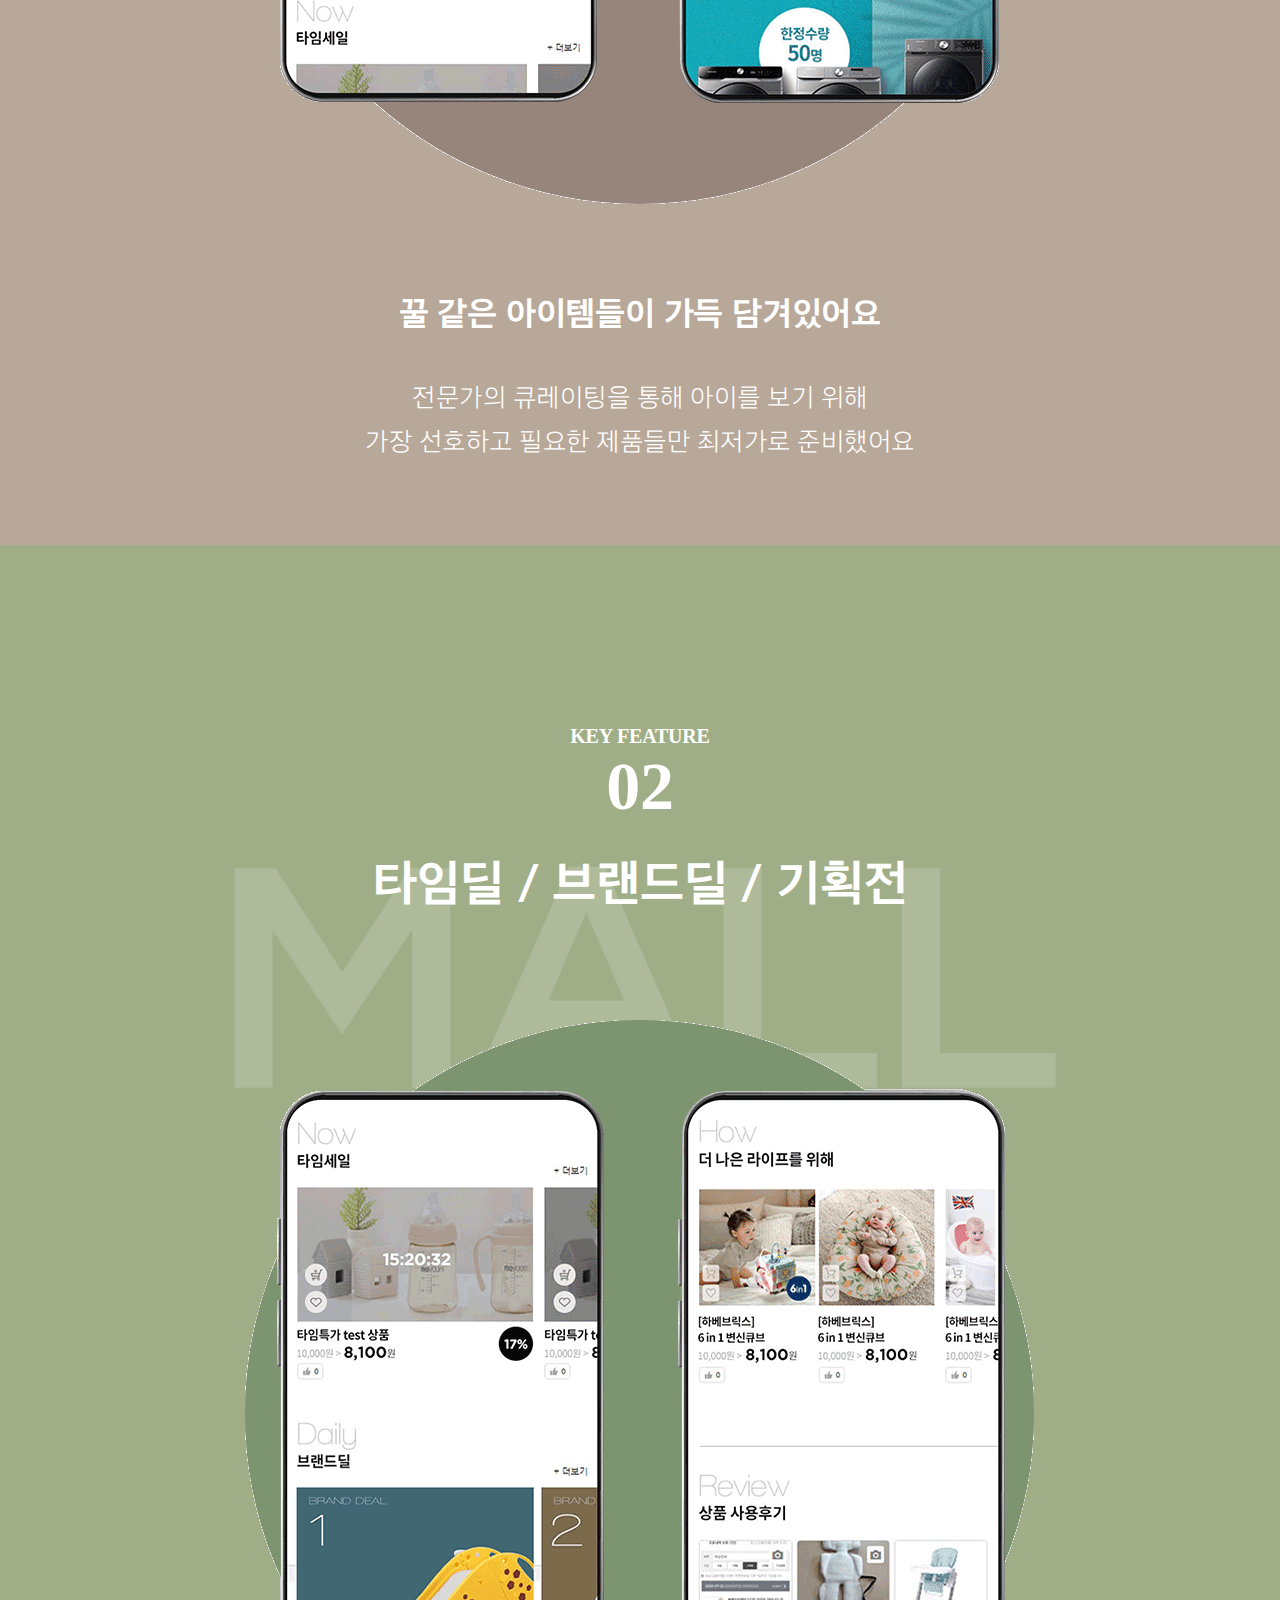
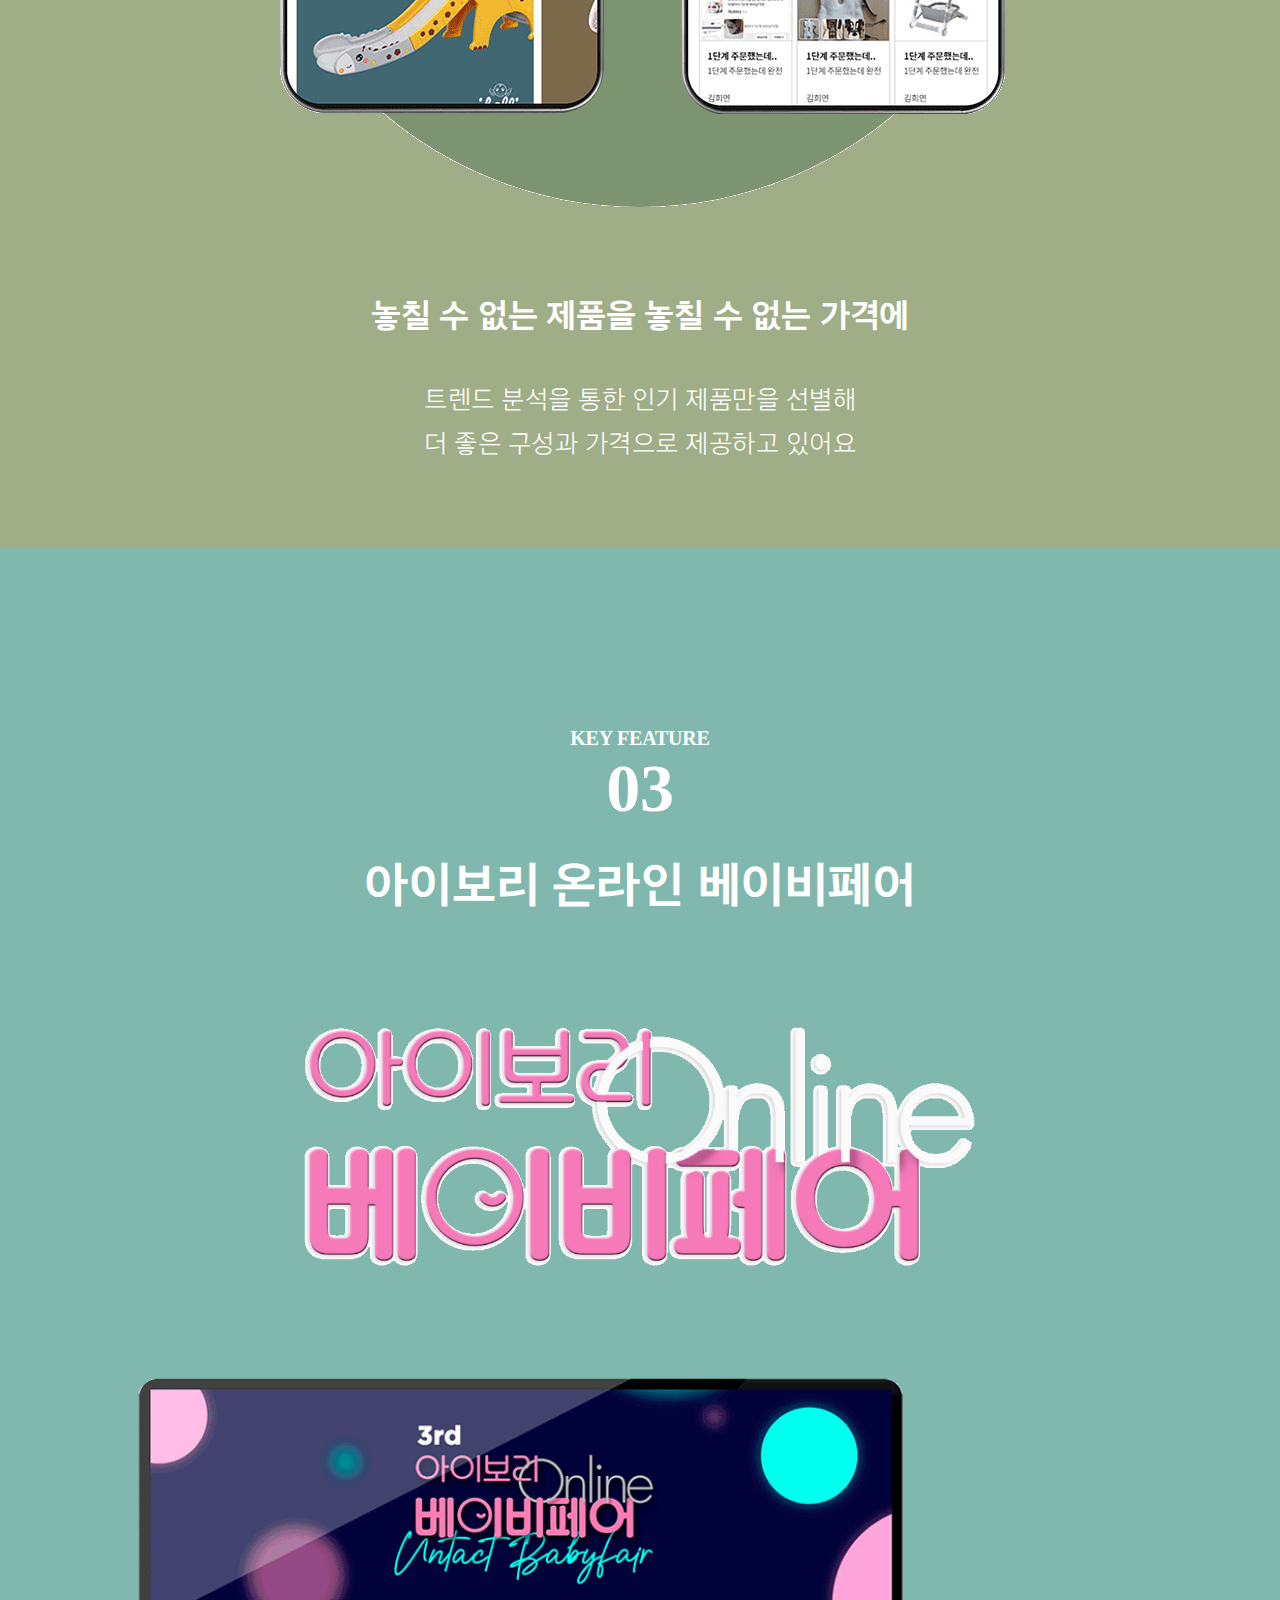
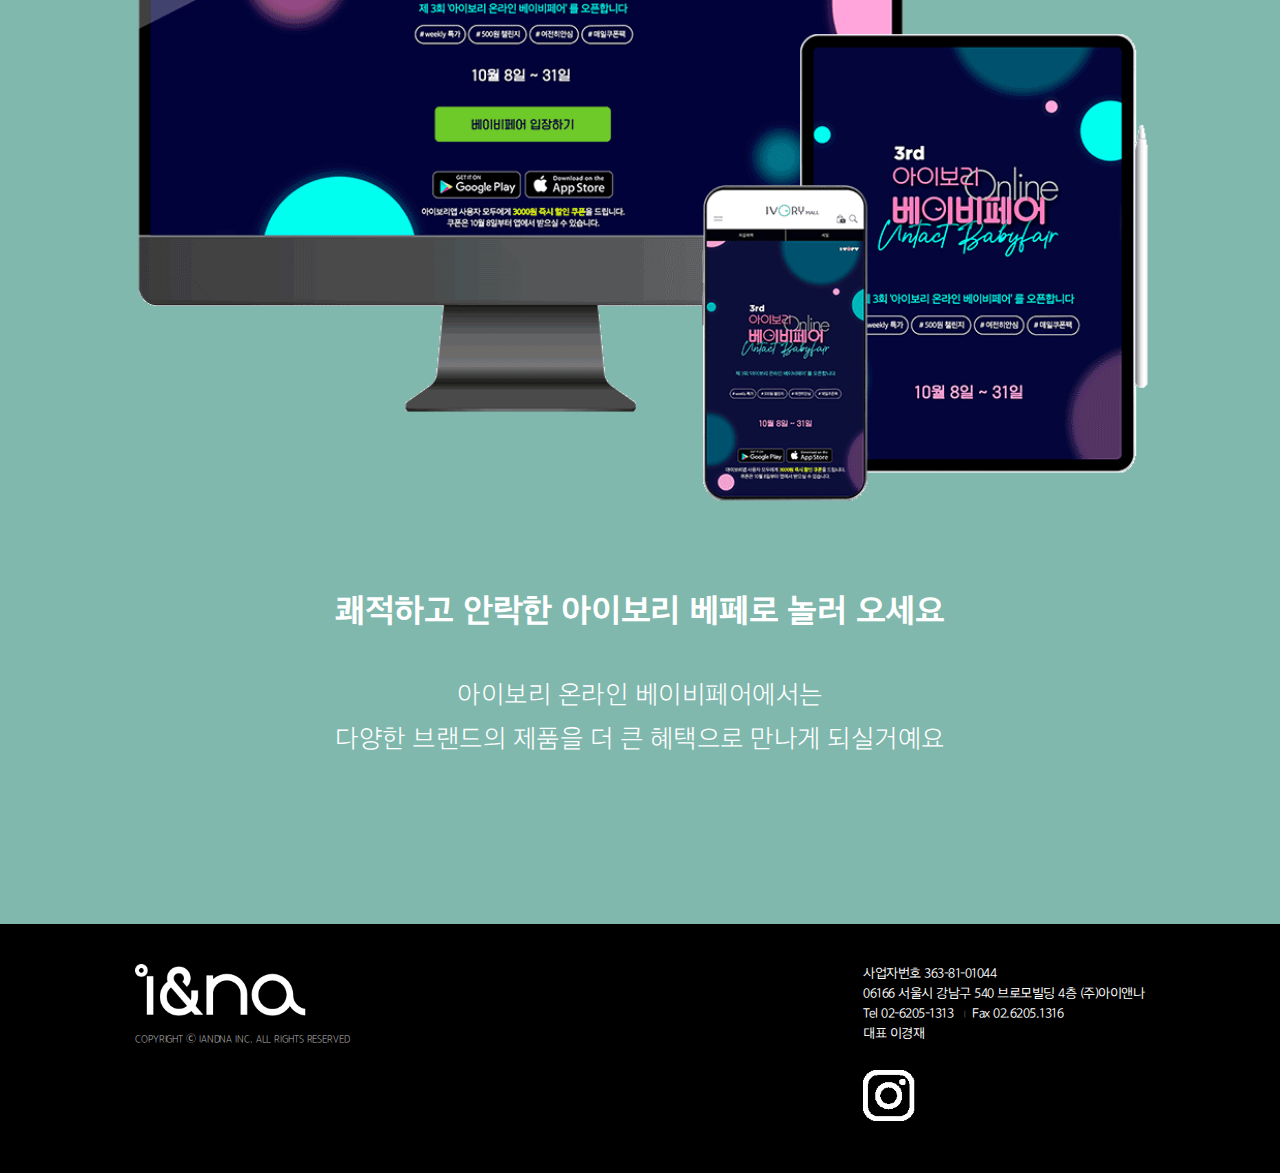
<file: mall.html>
<!DOCTYPE html>
<html lang="ko">

<head>
  <meta charset="utf-8">
  <meta http-equiv="X-UA-Compatible" content="IE=edge">
  <meta name="viewport" content="width=device-width, initial-scale=1.0">
  <meta name="description" content="임신 ∙ 출산 ∙ 육아 전문 서비스 아이보리, 아기를 보는 소중한 순간! 함께 보는 즐거움! 육아 어플, 육아쇼핑몰, 육아폐쇄몰">
  <meta name="keywords"
    content="아이보리, ivory, 아이앤나, iandna, 임신, 출산, 육아, 산후조리원, 육아박람회, 베이비페어, 육아전시, 온라인베이비페어, 아기건강, 아기성장, 육아생활, 인공지능 CAM, AI MOM, 신생아 영상 서비스, 공동육아, 베베캠, BEBE CAM, 산후조리원, 베베몰, 신생아실 실시간 영상 서비스, 임신·육아 콘텐츠 전문 채널, BEBE TV, 아기영상, 실시간 모니터링, 영유아 용품, 생활용품, 교육, 언어, 놀이, 미술, 이유식, 맞춤건강, 아기모니터링, 아기 위험 알림 서비스, 아기 울음소리 분석, 아기 안면 인식, 아기 감정 파악, 육아어플, 육아앱, 남양베베, 남양아이, 임신육아교실, 산후조리원정보, 신생아실CCTV, 신생아실캠, 신생아동영상, 신생아실카메라, 아이보리, 아이보리베베캠,  배네캠, 앙팡캠, 신생아실IP카메라 육아 어플, 육아쇼핑몰, 육아폐쇄몰">
  <meta name="ROBOTS" content="INDEX,FOLLOW" />

  <title>아이보리 몰</title>
  <link rel="canonical" href="http://i-vory.com">
  <meta name="naver-site-verification" content="6e603537b97217024f177543709f221d8394c6c0" />

  <!-- CSS -->
  <link href="./assets/css/bootstrap.css" rel="stylesheet" type="text/css">
  <link href="./assets/css/ivory30/common_ui.css" rel="stylesheet" type="text/css">
  <link href="./assets/css/ivory30/reset.css" rel="stylesheet" type="text/css">
  <link href="./assets/css/style.css" rel="stylesheet" type="text/css">
  <link href="./assets/css/ivory30/mall.css" rel="stylesheet" type="text/css">
  <link href="./assets/css/ivory30/setting_header.css" rel="stylesheet" type="text/css">
  <link href="./assets/css/ivory30/setting_1_1_faq.css" rel="stylesheet" type="text/css">

  <link href="https://fonts.googleapis.com/css?family=Noto+Sans+KR:100,300,400,500,700,900&display=swap&subset=korean" rel="stylesheet">

  <!-- Favicons -->
  <link rel="apple-touch-icon" href="./assets/brand/apple-touch-icon.png" sizes="180x180">
  <link rel="icon" href="./assets/brand/favicon.ico">

  <script src="./assets/js/bootstrap.js"></script>
  <script src="https://ajax.googleapis.com/ajax/libs/jquery/3.3.1/jquery.min.js"></script>
  <script src="./assets/js/menu_button.js"></script>
  <script src="./assets/js/header_scroll.js"></script>
  

  <meta property="og:url" content="http://i-vory.com/">
  <meta property="og:title" content="아이보리">
  <meta property="og:description" content="임신 ∙ 출산 ∙ 육아 전문 서비스 아이보리, 아기를 보는 소중한 순간! 함께 보는 즐거움! 육아 어플, 육아쇼핑몰, 육아폐쇄몰">
  <meta property="og:type" content="website">
  <meta property="og:image" content="http://i-vory.com/assets/img/ivory-logo.png">
  <meta property="og:image:type" content="image/png">
  <meta property="og:image:width" content="1200">
  <meta property="og:image:height" content="630">
  <!-- Global site tag (gtag.js) - Google Analytics -->
  <script async src="https://www.googletagmanager.com/gtag/js?id=UA-179159395-1"></script>

</head>

<body id="page-top">
  <!-- Navigation -->
  <nav id="header" class="nav_header navbar navbar-inverse navbar-fixed-top navbar-expanded">
    <div class="container">
      <div class="navbar-header mobile_header">
        <a class="navbar-brand" href="index.html">
          <img src="assets/img/Logo/ivory.png" class="header-logo img-responsive" alt="이미지">
        </a>

        <!-- 모바일 햄버거 버튼 -->
        <button type="button" class="navbar-toggle">
          <span class="sr-only">Toggle navigation</span>
          <span class="icon-bar"></span>
          <span class="icon-bar"></span>
          <span class="icon-bar"></span>
        </button>

      </div>
      <div class="mb_menu">
        <!-- 모바일 메뉴 리스트들 -->
        <div>
          <ul class="nav navbar-nav navbar-right">
            <li class="hidden"><a href="index.html"></a></li>
            <li class="active gotham home_txt"><a href="index.html">HOME</a></li>
            <li><a href="bebecam.html">베베캠</a></li>
            <li><a href="carecenter.html">산후조리원</a></li>
            <li><a href="view.html">아이보리뷰</a></li>
            <li><a href="mall.html">아이보리몰</a></li>
            <li><a href="contact.html">CONTACT</a></li>
          </ul>
        </div>
      </div>


      <!-- 웹 메뉴 리스트들 -->
      <div class="collapse navbar-collapse web-display" id="nb-navbar-collapse-1" style="overflow:hidden;">
        <ul class="nav navbar-nav navbar-right">
          <li class="hidden"><a href="index.html"></a></li>
          <li class="active"><a href="index.html">아이보리</a></li>
          <li><a href="bebecam.html">베베캠</a></li>
          <li><a href="carecenter.html">산후조리원</a></li>
          <li><a href="view.html">아이보리뷰</a></li>
          <li><a href="mall.html">아이보리몰</a></li>
          <li><a href="contact.html">CONTACT</a></li>
        </ul>
      </div>
      <!-- /.navbar-collapse -->
    </div>
    <!-- /.container -->
  </nav>

  <div id="carousel-header" class="carousel slide carousel-fade" data-ride="carousel">
    <!-- Indicators -->
    <div class="carousel-inner" role="listbox">
      <div class="item active">

        <header class="slide5">
          <div class="intro-content">
            <div class="container">

              <!-- 모바일(S) -->
              <div class="row text-left mobile-display">
                <div class="col-xs-12">
                  <div class="view-logo text-center">
                    <img class="logoImg03" src="./assets/img/Logo/iMall_logo.png" alt="베베캠 로고"/>
                    <h3 class="MG070 ">아이보리 몰</h3>
                    <p class="MG030">아이보리몰은<br/>
                      육아템을 선택하는<br/>
                      가장 친절하고 합리적인<br/>방법입니다</p>
                  </div>
                </div>

                <div class="col-sx-12">
                  <img class="slide5-mobile-img" src="./assets/img/png/mall_mobile01.png" alt="베베캠 모바일"  />
                </div>
              </div>
              <!-- 모바일(e) -->

              <!-- 웹(S) -->
              <div class="common-padding row text-left web-display">
                <div class="col-sm-5">
                  <div class="view-logo">
                    <img class="logoImg" src="./assets/img/Logo/iMall_logo.png" alt="베베캠 로고"  style="margin-left: -50px;"/>
                    <h3 class="MG070 brand-name">아이보리 몰</h3>
                    <p class="MG030">아이보리몰은<br/>
                      육아템을 선택하는<br/>
                      가장 친절하고 합리적인 방법입니다</p>
                  </div>
                </div>

                <div class="col-sm-7">
                  <img class="slide5-mobile-img" src="./assets/img/png/mall_mobile01.png" alt="베베캠 모바일"  />
                </div>
              </div>
              <!-- 웹(e) -->

            </div>
          </div>
        </header>

      </div>
    </div>
  </div>

  <section id="bebyfair" class="bg bg-ivory">
    <div class="container">
      <!-- 모바일(S) -->
      <div class="row text-center mobile-display">
        <div class="col-lg-12 cycle-pt">
          <figure class="circle-lg2">
            <h3 class="MG070 fs-10 ft01">프리미엄<br />육아용품</h3>
            <p class="MG040 ft02">아이보리 몰에서 판매 중인<br />
              5,000여 개 제품 중<br />
              70% 이상 최저가 판매 중</p> 
          </figure>
          <figure class="circle-lg2">
            <h3 class="MG070 fs-10 ft01">연 4회<br />온라인 베이비페어</h3>
            <p class="MG030 ft02">400개 이상의 업체 참여<br />
              아이와 가족을 이한 언택트 시대<br />
              가장 안전한 쇼핑</p> 
          </figure>
        </div>
      </div>
      <!-- 모바일(e) -->

      <!-- 웹(S) -->
      <div class="common-padding row text-center web-display">
        <div class="col-lg-12 cycle-pt">
          <figure class="circle-lg2">
            <h3 class="MG070 fs-10 ft01">프리미엄<br />육아용품</h3>
            <p class="MG040 ft02">아이보리 몰에서 판매 중인<br />
              5,000여 개 제품 중<br />
              70% 이상 최저가 판매 중</p> 
          </figure>
          <figure class="circle-lg2">
            <h3 class="MG070 fs-10 ft01">연 4회<br />온라인 베이비페어</h3>
            <p class="MG030 ft02">400개 이상의 업체 참여<br />
              아이와 가족을 이한 언택트 시대<br />
              가장 안전한 쇼핑</p> 
          </figure>
        </div>
      </div>
      <!-- 웹(e) -->
    </div>
  </section>


  <section id="mall" class="bg bg-black mobile-display"> 
    <div class="container">
      <div class="row text-center">
        <div class="col-sm-12">
          <p class="gotham mall-txt">MALL</p>
        </div>
      </div>
    </div>
  </section>

  <section id="campain01" class="campain-common bg bg-white">
    <div class="container">
      <!-- 모바일(S) --> 
      <div class="row text-center mobile-display ">
        <div class="col-xs-12">
          <p class="gotham">KEY FEATURE</p>
          <h2 class="gotham">01</h2>
          <h1 class="MG070">최저가 프리미엄 육아용품</h1>
        </div>
        <div class="col-xs-12">
          <img src="./assets/img/png/mb-mall_moblie02.png" alt="" />
        </div>
        <div class="col-xs-12 video-txt">
          <h3 class="MG070">꿀 같은 아이템들이 가득 담겨있어요</h3>
          <p class="MG030">전문가의 큐레이팅을 통해 아이를 보기 위해<br />
            가장 선호하고 필요한 제품들만 최저가로 준비했어요</p>
        </div>
      </div>
      <!-- 모바일(e) -->

      <!-- 웹(S) -->
      <div class="common-padding row text-center web-display">
        <div class="col-xs-12">
          <p class="gotham">KEY FEATURE</p>
          <h2 class="gotham">01</h2>
          <h1 class="MG070">최저가 프리미엄 육아용품</h1>
        </div>
        <div class="col-xs-12 ">
          <img src="./assets/img/png/mall_moblie02.png" alt="" />
        </div>
        <div class="col-xs-12  video-txt">
          <h3 class="MG070">꿀 같은 아이템들이 가득 담겨있어요</h3>
          <p class="MG030">전문가의 큐레이팅을 통해 아이를 보기 위해<br />
            가장 선호하고 필요한 제품들만 최저가로 준비했어요</p>
        </div>
      </div>
      <!-- 웹(e) -->
    </div>
  </section>

  <section id="campain02" class="campain-common bg bg-white">
    <div class="container">
      <!-- 모바일(S) -->
      <div class="row text-center mobile-display">
        <div class="col-xs-12">
          <p class="gotham">KEY FEATURE</p>
          <h2 class="gotham">02</h2>
          <h1 class="MG070">타임딜 / 브랜드딜 / 기획전</h1>
        </div>
        <div class="col-xs-12 ">
          <img src="./assets/img/png/mb-mall_moblie03.png" alt="" />
        </div>
        <div class="col-xs-12 video-txt">
          <h3 class="MG070">놓칠 수 없는 제품을<br /> 놓칠 수 없는 가격에</h3>
          <p class="MG030">트렌드 분석을 통한<br /> 인기 제품만을 선별해<br />
            더 좋은 구성과 가격으로<br /> 제공하고 있어요</p>
        </div>
      </div>
      <!-- 모바일(e) -->

      <!-- 웹(S) -->
      <div class="common-padding row text-center web-display">
        <div class="col-xs-12">
          <p class="gotham">KEY FEATURE</p>
          <h2 class="gotham">02</h2>
          <h1 class="MG070">타임딜 / 브랜드딜 / 기획전</h1>
        </div>
        <div class="col-xs-12">
          <img src="./assets/img/png/mall_moblie03.png" alt="" />
        </div>
        <div class="col-xs-12 video-txt">
          <h3 class="MG070">놓칠 수 없는 제품을 놓칠 수 없는 가격에</h3>
          <p class="MG030">트렌드 분석을 통한 인기 제품만을 선별해<br />
            더 좋은 구성과 가격으로 제공하고 있어요</p>
        </div>
      </div>
      <!-- 웹(e) -->
    </div>
  </section>


  <section id="campain03" class="campain-common bg bg-white">
    <div class="container">
      <!-- 모바일(S) -->
      <div class="row text-center mobile-display">
        <div class="col-xs-12">
          <p class="gotham">KEY FEATURE</p>
          <h2 class="gotham">03</h2>
          <h1 class="MG070">아이보리<br /> 온라인 베이비페어</h1>
        </div>
        <div class="col-xs-12 ">
          <img src="./assets/img/png/mb-babyfair-img.png" alt="" />
        </div>
        <div class="col-xs-12 video-txt">
          <h3 class="MG070">쾌적하고 안락한<br />아이보리 베페로<br />놀러 오세요</h3>
          <p class="MG030">아이보리<br />온라인 베이비페어에서는<br />
            다양한 브랜드의 제품을<br />더 큰 혜택으로 만나게 되실거예요</p>
        </div>
      </div>
      <!-- 모바일(e) -->

      <!-- 웹(S) -->
      <div class="row text-center web-display">
        <div class="col-xs-12">
          <p class="gotham">KEY FEATURE</p>
          <h2 class="gotham">03</h2>
          <h1 class="MG070 web-display">아이보리 온라인 베이비페어</h1>
        </div>
        <div class="col-xs-12 ">
          <img src="./assets/img/png/babyfair-logo.png" alt="" />
        </div>
        <div class="col-xs-12">
          <img class="babyfair-img" src="./assets/img/png/babyfair-img.png" alt="" />
        </div>
        <div class="col-xs-12 video-txt">
          <h3 class="MG070">쾌적하고 안락한 아이보리 베페로 놀러 오세요</h3>
          <p class="MG030">아이보리 온라인 베이비페어에서는<br />
            다양한 브랜드의 제품을 더 큰 혜택으로 만나게 되실거예요</p>
        </div>
      </div>
      <!-- 웹(e) -->
    </div>
  </section>


  <footer class="footer">
    <div class="container">
      <div class="row copyright text-left">
        <div class="footer-address col-xs-12 col-sm-9 ">
          <a href="http://www.iandna.com/" target="_blank"><img class="img-responsive iandna_img" src="assets/img/Logo/logo-iandna.png" alt=""></a>
          <address>COPYRIGHT Ⓒ IANDNA INC. ALL RIGHTS RESERVED</address>
        </div>
        <div class="footer-text col-xs-12 col-sm-3">
          <p class="MG040 footer-txt">
            사업자번호 363-81-01044<br/>06166 서울시 강남구 540 브로모빌딩 4층 (주)아이앤나<br/><strong>Tel</strong> 02-6205-1313 <small class="footer-line ">|</small><strong>Fax</strong> 02.6205.1316<br />대표 이경재
          </p>
          <a href="https://www.instagram.com/ivory_app_official" target="_blank"><img src="assets/img/png/sns_instagram.png" class="img-responsive instar-icon" alt="Instagram"></a>
        </div>
      </div>
    </div>
  </footer>
  
  <div id="pagetop" class="hide"><a href="#"><img src="./assets/img/svg/icon-top.svg" alt="Top으로" /></a></div>

  <!-- Scripts -->
  <script src="assets/js/jquery-1.10.2.js"></script>
  <script src="assets/js/bootstrap.min.js"></script>
  <script src="assets/js/jquery.easing.min.js"></script>
  <script src="assets/js/vitality.js"></script>
  <script src="assets/js/js_rolling.js"></script>

</body>

</html>
</file>
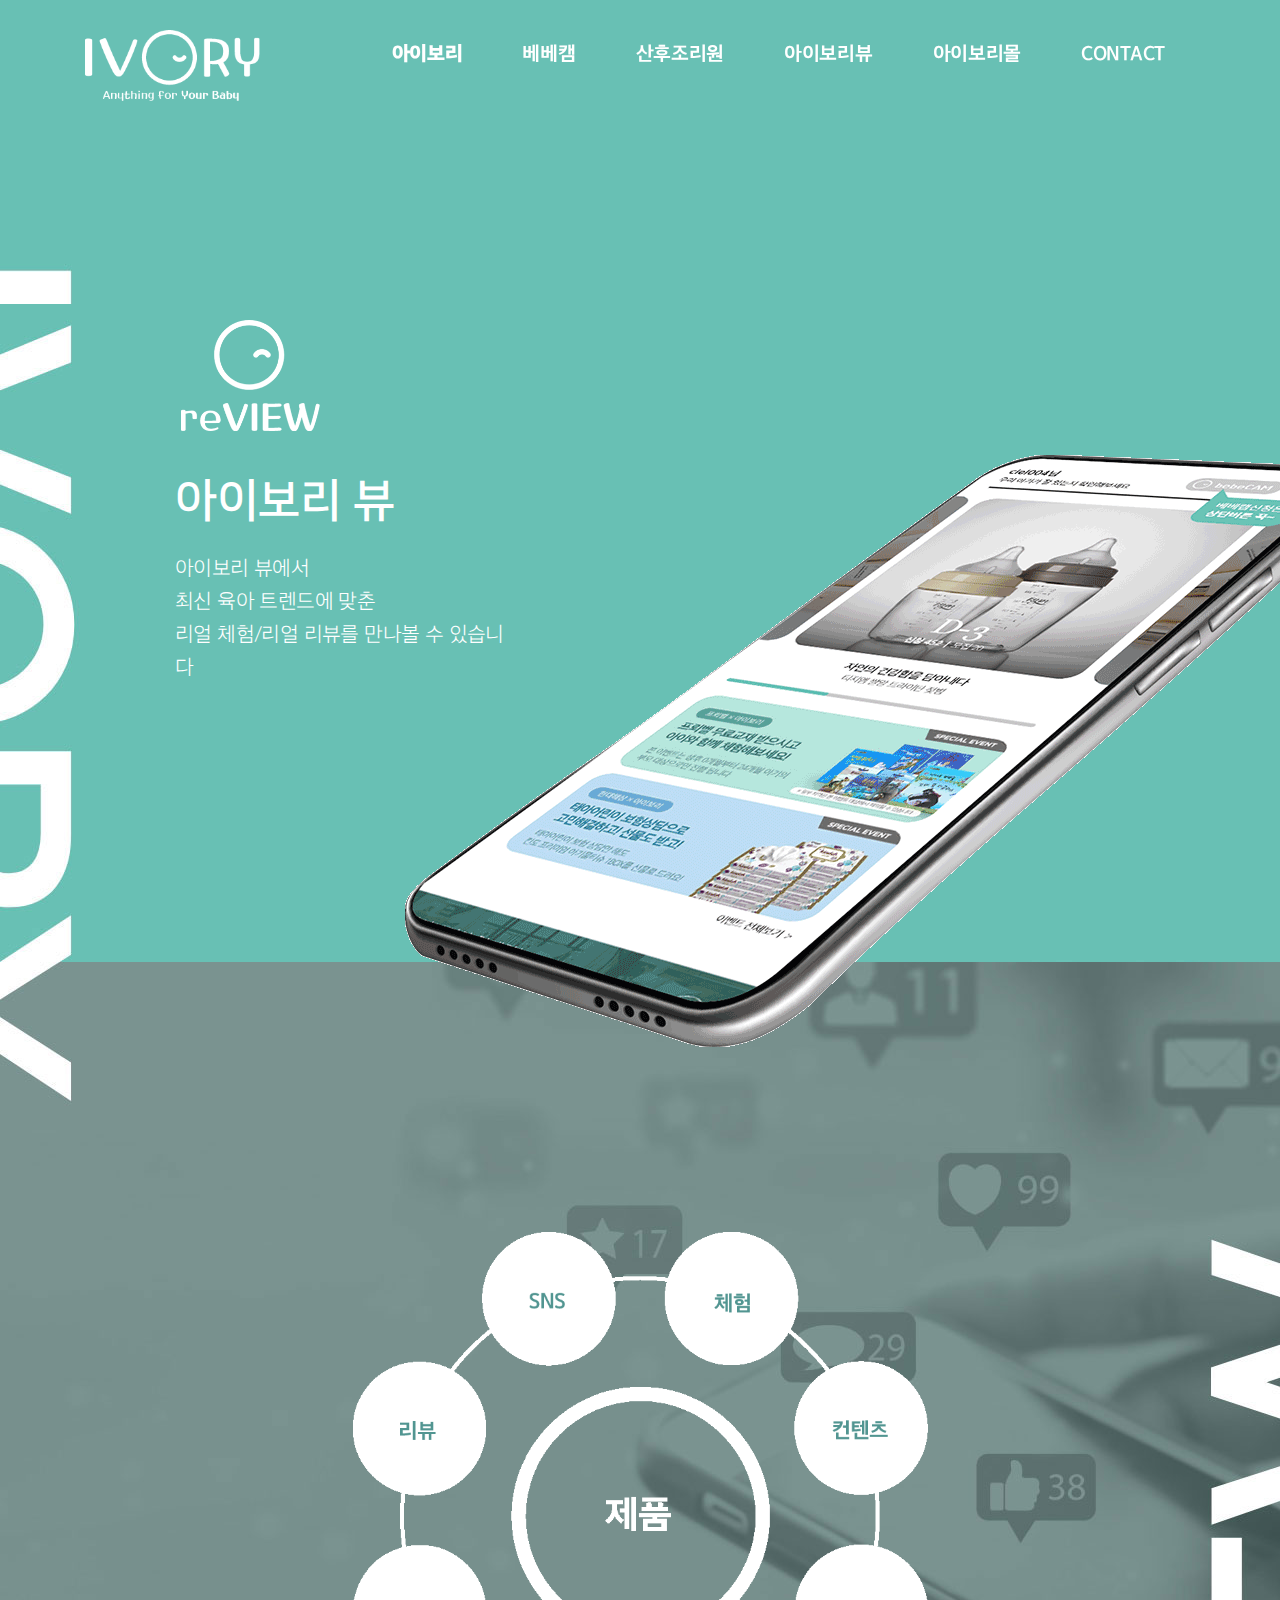
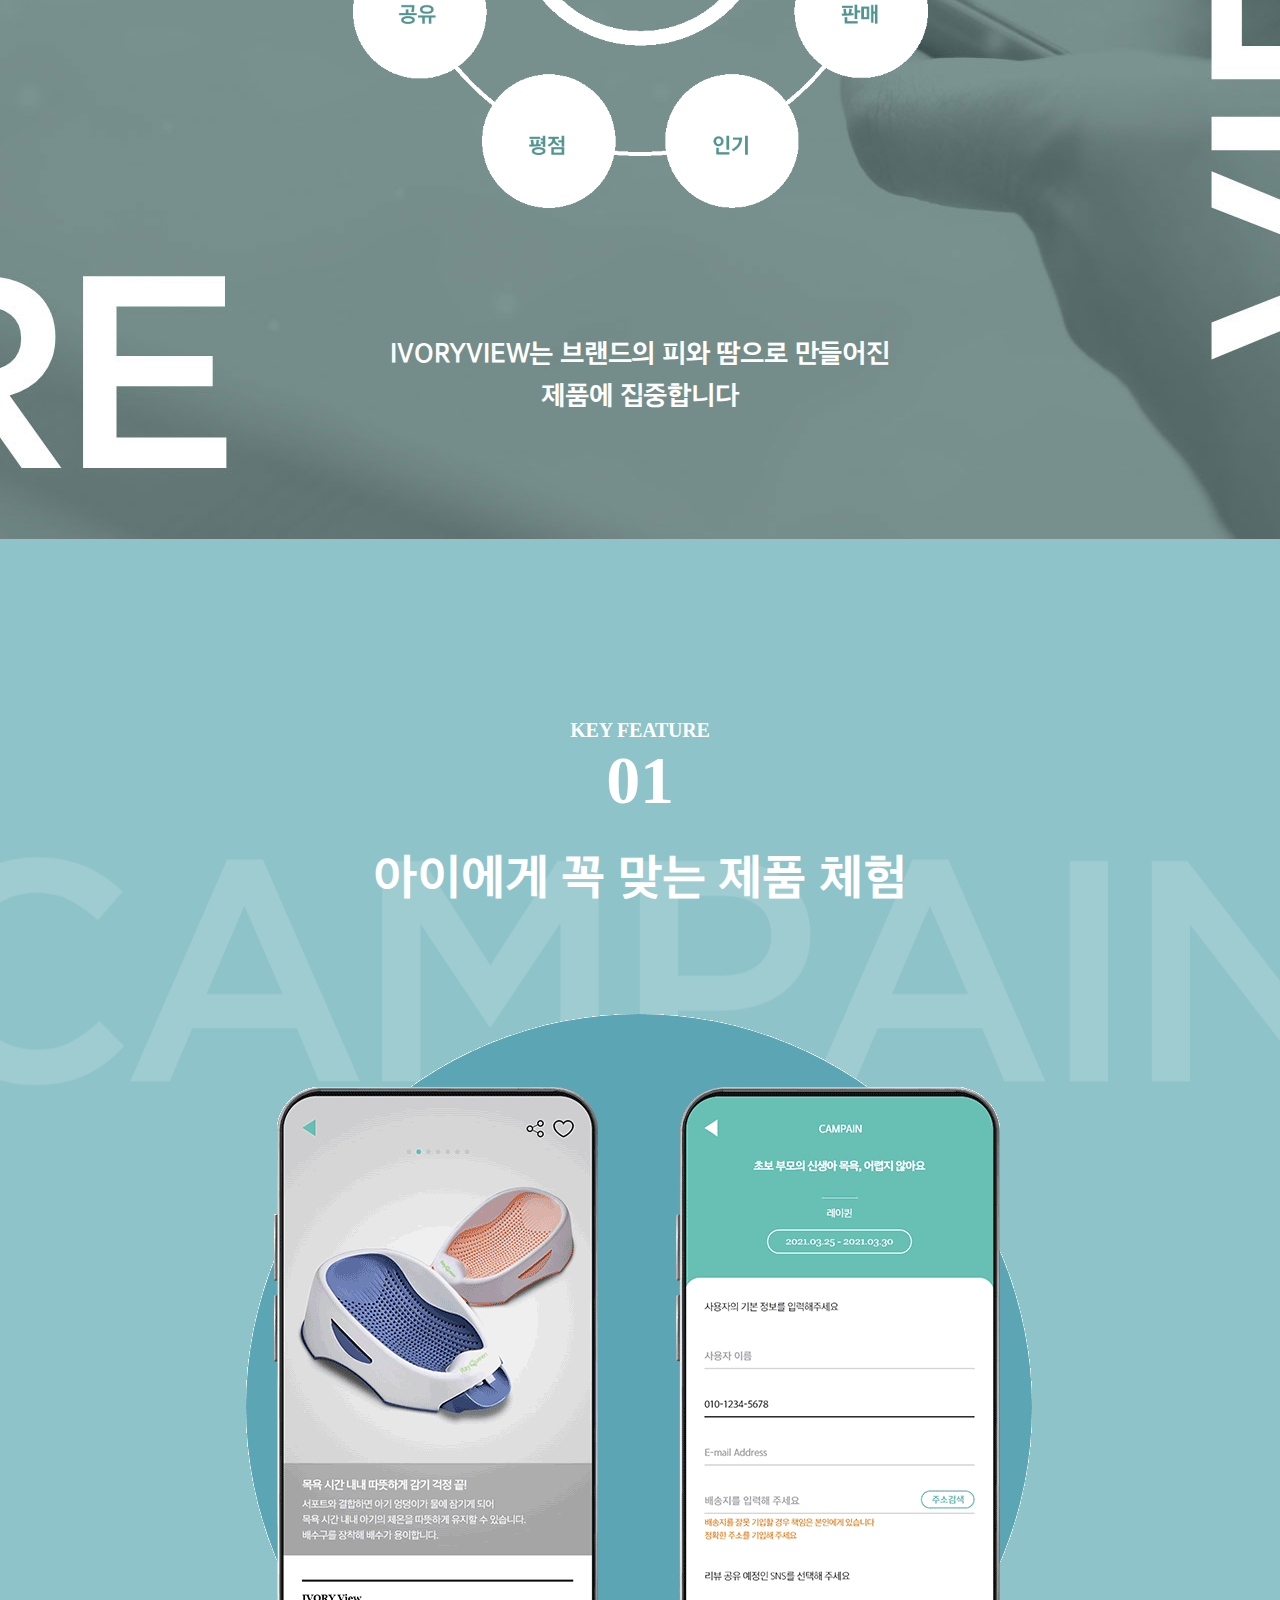
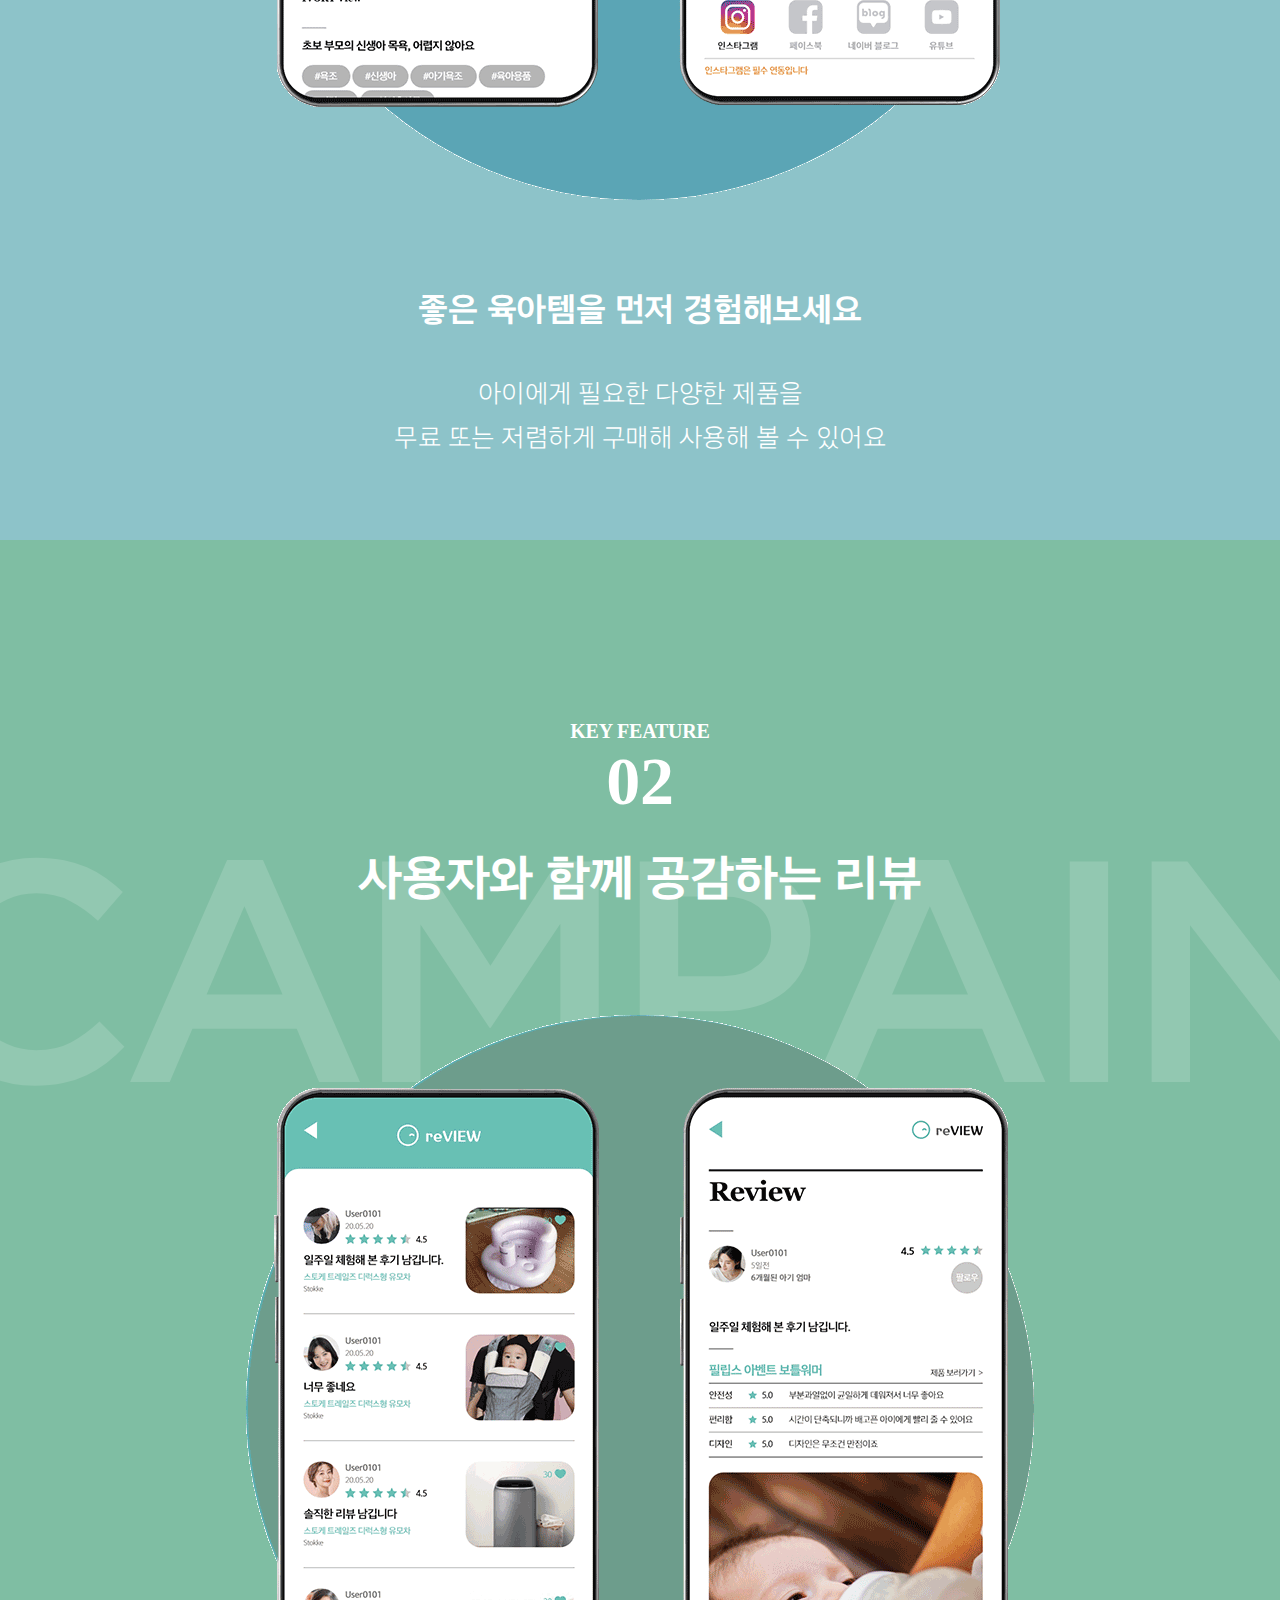
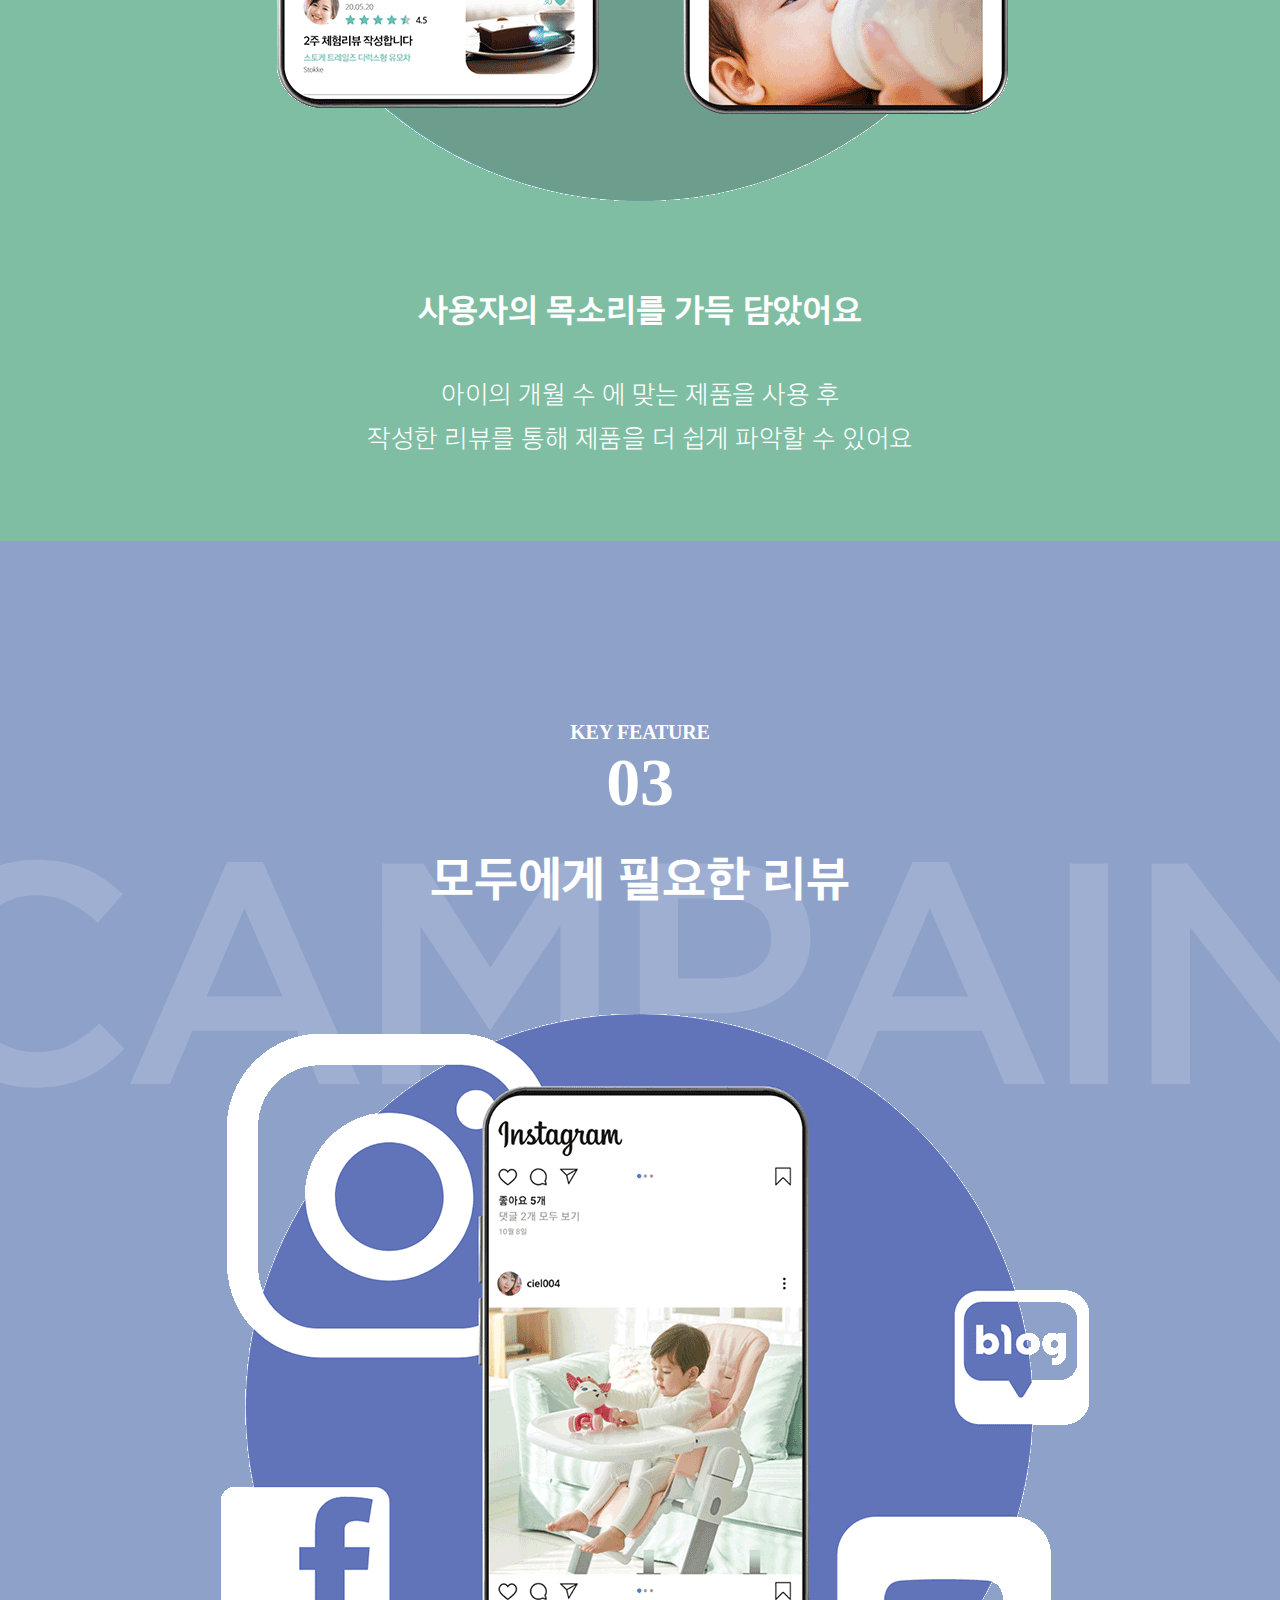
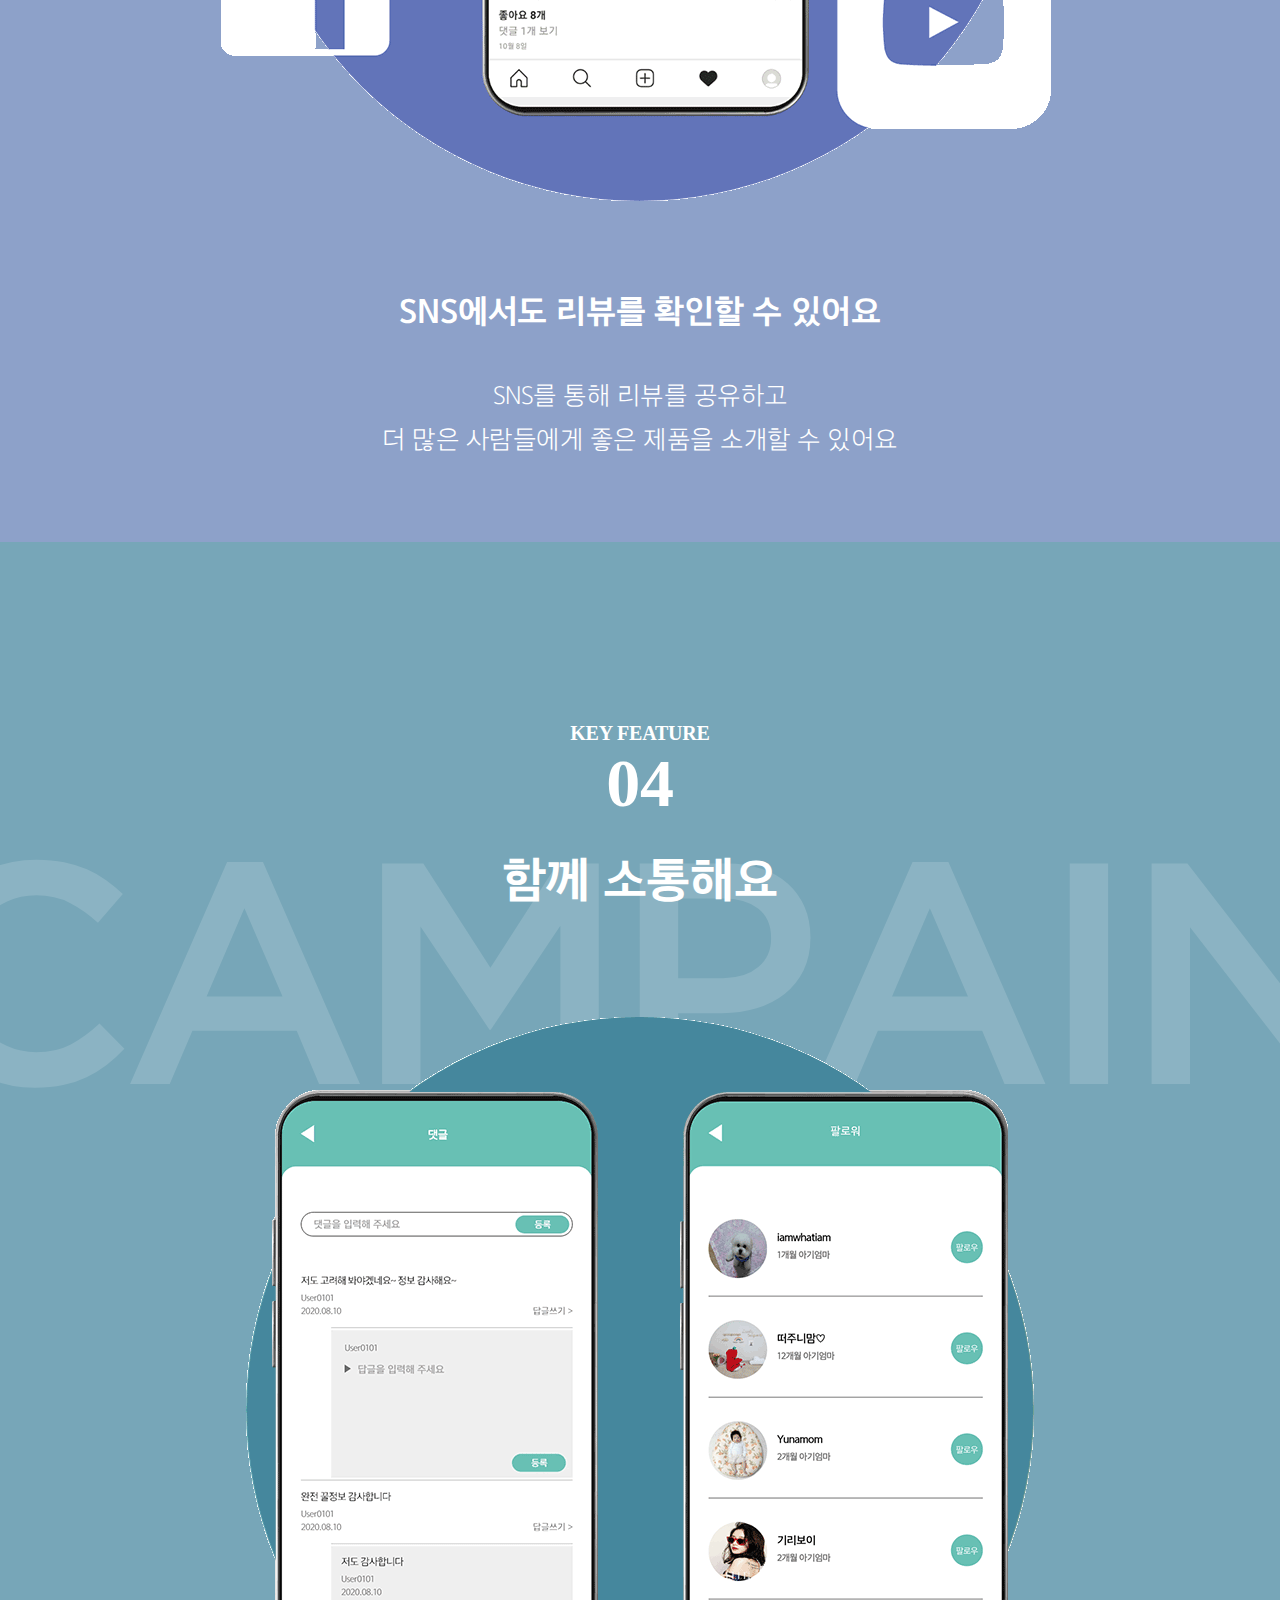
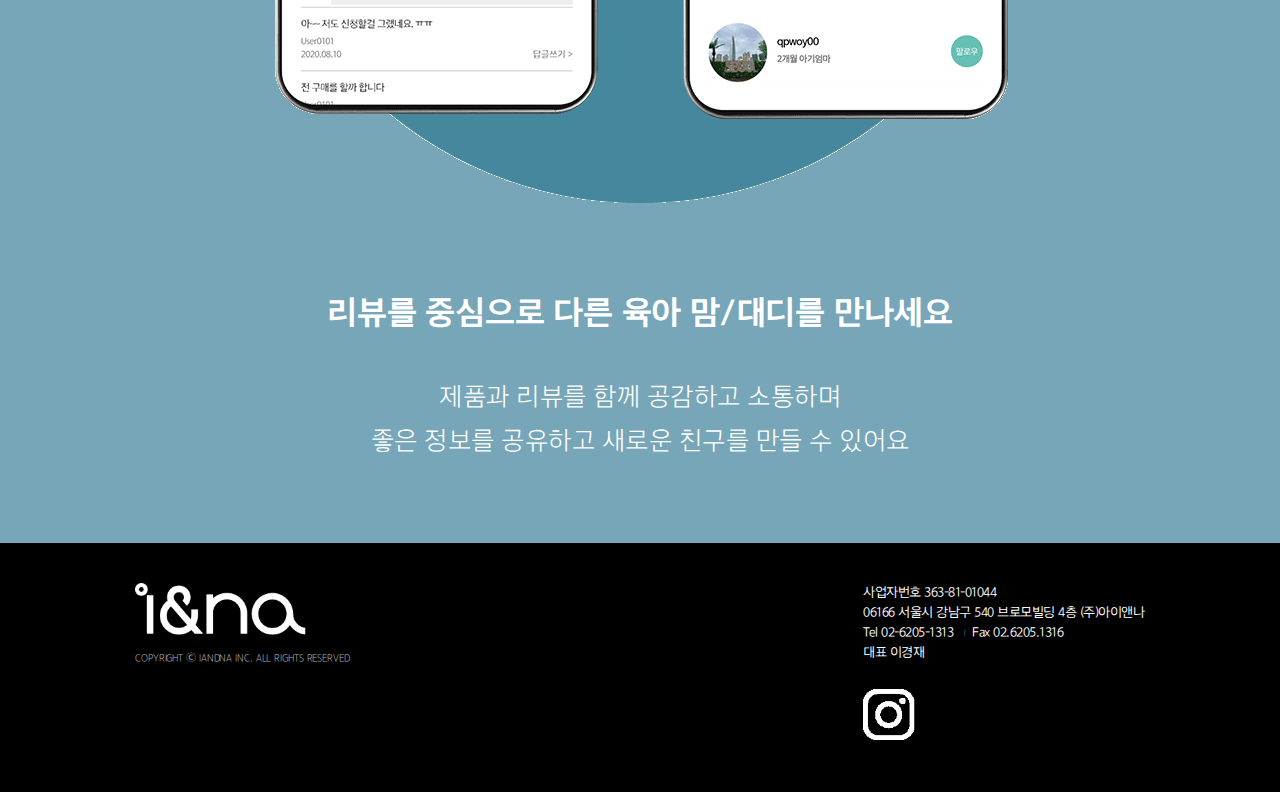
<file: view.html>
<!DOCTYPE html>
<html lang="ko">

<head>
  <meta charset="utf-8">
  <meta http-equiv="X-UA-Compatible" content="IE=edge">
  <meta name="viewport" content="width=device-width, initial-scale=1.0">
  <meta name="description" content="임신 ∙ 출산 ∙ 육아 전문 서비스 아이보리, 아기를 보는 소중한 순간! 함께 보는 즐거움! 육아 어플, 육아쇼핑몰, 육아폐쇄몰">
  <meta name="keywords"
    content="아이보리, ivory, 아이앤나, iandna, 임신, 출산, 육아, 산후조리원, 육아박람회, 베이비페어, 육아전시, 온라인베이비페어, 아기건강, 아기성장, 육아생활, 인공지능 CAM, AI MOM, 신생아 영상 서비스, 공동육아, 베베캠, BEBE CAM, 산후조리원, 베베몰, 신생아실 실시간 영상 서비스, 임신·육아 콘텐츠 전문 채널, BEBE TV, 아기영상, 실시간 모니터링, 영유아 용품, 생활용품, 교육, 언어, 놀이, 미술, 이유식, 맞춤건강, 아기모니터링, 아기 위험 알림 서비스, 아기 울음소리 분석, 아기 안면 인식, 아기 감정 파악, 육아어플, 육아앱, 남양베베, 남양아이, 임신육아교실, 산후조리원정보, 신생아실CCTV, 신생아실캠, 신생아동영상, 신생아실카메라, 아이보리, 아이보리베베캠,  배네캠, 앙팡캠, 신생아실IP카메라 육아 어플, 육아쇼핑몰, 육아폐쇄몰">
  <meta name="ROBOTS" content="INDEX,FOLLOW" />

  <title>아이보리 뷰</title>
  <link rel="canonical" href="http://i-vory.com">
  <meta name="naver-site-verification" content="6e603537b97217024f177543709f221d8394c6c0" />

  <!-- CSS -->
  <link href="./assets/css/bootstrap.css" rel="stylesheet" type="text/css">
  <link href="./assets/css/ivory30/common_ui.css" rel="stylesheet" type="text/css">
  <link href="./assets/css/ivory30/reset.css" rel="stylesheet" type="text/css">
  <link href="./assets/css/style.css" rel="stylesheet" type="text/css">
  <link href="./assets/css/ivory30/view.css" rel="stylesheet" type="text/css">
  <link href="./assets/css/ivory30/setting_header.css" rel="stylesheet" type="text/css">
  <link href="./assets/css/ivory30/setting_1_1_faq.css" rel="stylesheet" type="text/css">

  <link href="https://fonts.googleapis.com/css?family=Noto+Sans+KR:100,300,400,500,700,900&display=swap&subset=korean" rel="stylesheet">

  <!-- Favicons -->
  <link rel="apple-touch-icon" href="./assets/brand/apple-touch-icon.png" sizes="180x180">
  <link rel="icon" href="./assets/brand/favicon.ico">

  <script src="./assets/js/bootstrap.js"></script>
  <script src="https://ajax.googleapis.com/ajax/libs/jquery/3.3.1/jquery.min.js"></script>
  <script src="./assets/js/menu_button.js"></script>
  <script src="./assets/js/header_scroll.js"></script>
  
  <meta property="og:url" content="http://i-vory.com/">
  <meta property="og:title" content="아이보리">
  <meta property="og:description" content="임신 ∙ 출산 ∙ 육아 전문 서비스 아이보리, 아기를 보는 소중한 순간! 함께 보는 즐거움! 육아 어플, 육아쇼핑몰, 육아폐쇄몰">
  <meta property="og:type" content="website">
  <meta property="og:image" content="http://i-vory.com/assets/img/ivory-logo.png">
  <meta property="og:image:type" content="image/png">
  <meta property="og:image:width" content="1200">
  <meta property="og:image:height" content="630">
  <!-- Global site tag (gtag.js) - Google Analytics -->
  <script async src="https://www.googletagmanager.com/gtag/js?id=UA-179159395-1"></script>

</head>


<body id="page-top">
  <!-- Navigation -->
  <nav id="header" class="nav_header navbar navbar-inverse navbar-fixed-top navbar-expanded">
    <div class="container">
      <div class="navbar-header mobile_header">
        <a class="navbar-brand" href="index.html">
          <img src="assets/img/Logo/ivory.png" class="header-logo img-responsive" alt="이미지">
        </a>

        <!-- 모바일 햄버거 버튼 -->
        <button type="button" class="navbar-toggle">
          <span class="sr-only">Toggle navigation</span>
          <span class="icon-bar"></span>
          <span class="icon-bar"></span>
          <span class="icon-bar"></span>
        </button>

      </div>
      <div class="mb_menu">
        <!-- 모바일 메뉴 리스트들 -->
        <div>
          <ul class="nav navbar-nav navbar-right">
            <li class="hidden"><a href="index.html"></a></li>
            <li class="active gotham home_txt"><a href="index.html">HOME</a></li>
            <li><a href="bebecam.html">베베캠</a></li>
            <li><a href="carecenter.html">산후조리원</a></li>
            <li><a href="view.html">아이보리뷰</a></li>
            <li><a href="mall.html">아이보리몰</a></li>
            <li><a href="contact.html">CONTACT</a></li>
          </ul>
        </div>
      </div>


      <!-- 웹 메뉴 리스트들 -->
      <div class="collapse navbar-collapse web-display" id="nb-navbar-collapse-1" style="overflow:hidden;">
        <ul class="nav navbar-nav navbar-right">
          <li class="hidden"><a href="index.html"></a></li>
          <li class="active"><a href="index.html">아이보리</a></li>
          <li><a href="bebecam.html">베베캠</a></li>
          <li><a href="carecenter.html">산후조리원</a></li>
          <li><a href="view.html">아이보리뷰</a></li>
          <li><a href="mall.html">아이보리몰</a></li>
          <li><a href="contact.html">CONTACT</a></li>
        </ul>
      </div>
      <!-- /.navbar-collapse -->
    </div>
    <!-- /.container -->
  </nav>

  <div id="carousel-header" class="carousel slide carousel-fade" data-ride="carousel">
    <!-- Indicators -->
    <div class="carousel-inner" role="listbox">
      <div class="item active">

        <header class="slide4">
          <div class="intro-content">
            <div class="container">

              <!-- 모바일 -->
              <div class="row text-left mobile-display">
                <div class="col-xs-12">
                  <div class="view-logo text-center">
                    <img class="logoImg" src="./assets/img/Logo/mb_reVIEW_logo.png" alt="베베캠 로고" />
                    <h3 class="MG070">아이보리 뷰</h3>
                    <p class="MG050">아이보리 뷰에서<br/>
                      최신 육아 트렌드에 맞춘<br/>
                      리얼 체험/리얼 리뷰를<br/> 만나볼 수 있습니다</p>
                  </div>
                </div>

                <div class="col-sx-12">
                  <img class="slide2-mobile-img" src="./assets/img/png/view_mobile01.png" alt="베베캠 모바일"  />
                </div>
              </div>

              <!-- 웹 -->
              <div class="common-padding row text-left web-display">
                <div class="col-sm-5">
                  <div class="view-logo">
                    <img class="logoImg" src="./assets/img/Logo/reView_logo.png" alt="베베캠 로고"  style="margin-left: -37px;"/>
                    <h3 class="MG070 brand-name">아이보리 뷰</h3>
                    <p class="MG030">아이보리 뷰에서<br/>
                      최신 육아 트렌드에 맞춘<br/>
                      리얼 체험/리얼 리뷰를 만나볼 수 있습니다</p>
                  </div>
                </div>

                <div class="col-sm-7">
                  <img class="slide2-mobile-img" src="./assets/img/png/view_mobile01.png" alt="베베캠 모바일"  />
                </div>
              </div>

            </div>
          </div>
        </header>

      </div>
    </div>
  </div>

  <section id="view" class="bg bg-ivory">
    <div class="container">
      <!-- 모바일(S) -->
      <div class="row text-center mobile-display">
        <div class="col-lg-pull-12">
          <p class="MG070">IVORYVIEW는<br/> 브랜드의 피와 땀으로 만들어진<br/>제품에 집중합니다</p>
          <div class="col-sm-12 view-col-pt">
            <img class="view-mobile-img" src="./assets/img/png/cycle.png" alt="베베캠 모바일"  />
          </div>
        </div>
      </div>
      <!-- 모바일(e) -->  

      <!-- 웹(S) -->   
      <div class="common-padding row text-center web-display">       
        <div class="col-lg-pull-12">
          <div class="col-sm-12 view-col-pt">
            <img class="view-mobile-img" src="./assets/img/png/cycle.png" alt="베베캠 모바일"  />
          </div>
          <p class="MG070">IVORYVIEW는 브랜드의 피와 땀으로 만들어진<br/>제품에 집중합니다</p>
        </div>
      </div>
      <!-- 웹(e) --> 
    </div>
  </section>


  <section id="review" class="bg bg-black mobile-display"> 
    <div class="container">
      <div class="row text-center">
        <div class="col-sm-12">
          <p class="gotham review-txt">REVIEW</p>
        </div>
      </div>
    </div>
  </section>


  <section id="campain01" class="campain-common bg bg-white">
    <div class="container">
      <!-- 모바일(S) -->
      <div class="row text-center mobile-display">
        <div class="col-xs-12">
          <p class="gotham">KEY FEATURE</p>
          <h2 class="gotham">01</h2>
          <h1 class="MG070">아이에게 꼭 맞는 제품 체험</h1>
        </div>
        <div class="col-xs-12">
          <img src="./assets/img/png/mb-view_moblie01.png" alt="" />
        </div>
        <div class="col-xs-12 video-txt">
          <h3 class="MG070">좋은 육아템을<br/>먼저 경험해보세요</h3>
          <p class="MG030">아이에게 필요한<br/>
            다양한 제품을<br/>
            무료 또는 저렴하게 구매해<br/>
            사용해 볼 수 있어요</p>
        </div>
      </div>
      <!-- 모바일(e) -->

      <!-- 웹(S) -->
      <div class="common-padding row text-center web-display">
        <div class="col-xs-12">
          <p class="gotham">KEY FEATURE</p>
          <h2 class="gotham">01</h2>
          <h1 class="MG070">아이에게 꼭 맞는 제품 체험</h1>
        </div>

        
        <div class="col-xs-12 ">
          <img src="./assets/img/png/view_moblie01.png" alt="" />
        </div>
        <div class="col-xs-12 video-txt">
          <h3 class="MG070">좋은 육아템을 먼저 경험해보세요</h3>
          <p class="MG030">아이에게 필요한 다양한 제품을<br/>
            무료 또는 저렴하게 구매해 사용해 볼 수 있어요</p>
        </div>
      </div>
       <!-- 웹(e) -->
    </div>
  </section>

  <section id="campain02" class="campain-common bg bg-white">
    <div class="container">
      <!-- 모바일(S) -->
      <div class="row text-center mobile-display">
        <div class="col-xs-12">
          <p class="gotham">KEY FEATURE</p>
          <h2 class="gotham">02</h2>
          <h1 class="MG070 ">아이에게 꼭 맞는<br />제품 체험</h1>
        </div>
        <div class="col-xs-12">
          <img src="./assets/img/png/mb-view_moblie02.png" alt="" />
        </div>
        <div class="col-xs-12 video-txt">
          <h3 class="MG070">사용자의 목소리를<br /> 가득 담았어요</h3>
          <p class="MG030">아이의 개월 수 에 맞는<br /> 제품을 사용 후<br />
            작성한 리뷰를 통해<br /> 제품을 더 쉽게 파악할 수 있어요</p>
        </div>
      </div>
      <!-- 모바일(e) -->

      <!-- 웹(S) -->
      <div class="common-padding row text-center web-display">
        <div class="col-xs-12">
          <p class="gotham">KEY FEATURE</p>
          <h2 class="gotham">02</h2>
          <h1 class="MG070">사용자와 함께 공감하는 리뷰</h1>
        </div>
        
        <div class="col-xs-12 ">
          <img src="./assets/img/png/view_moblie02.png" alt="" />
        </div>
        <div class="col-xs-12 video-txt">
          <h3 class="MG070">사용자의 목소리를 가득 담았어요</h3>
          <p class="MG030">아이의 개월 수 에 맞는 제품을 사용 후<br />
            작성한 리뷰를 통해 제품을 더 쉽게 파악할 수 있어요</p>
        </div>
      </div>
      <!-- 웹(e) -->
    </div>
  </section>

  <section id="campain03" class="campain-common bg bg-white">
    <div class="container">
      <!-- 모바일(S) -->
      <div class="row text-center mobile-display ">
        <div class="col-xs-12">
          <p class="gotham">KEY FEATURE</p>
          <h2 class="gotham">03</h2>
          <h1 class="MG070">모두에게<br /> 필요한 리뷰</h1>
        </div>
        <div class="col-xs-12 ">
          <img src="./assets/img/png/mb-view_moblie03.png" alt="" />
        </div>
        <div class="col-xs-12 video-txt">
          <h3 class="MG070">SNS에서도 리뷰를<br /> 확인할 수 있어요</h3>
          <p class="MG030">SNS를 통해 리뷰를 공유하고<br />
            더 많은 사람들에게<br /> 좋은 제품을 소개할 수 있어요</p>
        </div>
      </div>
      <!-- 모바일(e) -->

      <!-- 웹(S) -->
      <div class="common-padding row text-center web-display">
        <div class="col-xs-12">
          <p class="gotham">KEY FEATURE</p>
          <h2 class="gotham">03</h2>
          <h1 class="MG070">모두에게 필요한 리뷰</h1>
        </div>

        <div class="col-xs-12">
          <img src="./assets/img/png/view_moblie03.png" alt="" />
        </div>
        <div class="col-xs-12 video-txt">
          <h3 class="MG070">SNS에서도 리뷰를 확인할 수 있어요</h3>
          <p class="MG030">SNS를 통해 리뷰를 공유하고<br />
            더 많은 사람들에게 좋은 제품을 소개할 수 있어요</p>
        </div>
      </div>
      <!-- 웹(e) -->
    </div>
  </section>

  <section id="campain04" class="campain-common bg bg-white">
    <div class="container">
      <!-- 모바일(S) -->
      <div class="row text-center mobile-display">
        <div class="col-xs-12">
          <p class="gotham">KEY FEATURE</p>
          <h2 class="gotham">04</h2>
          <h1 class="MG070">함께 소통해요</h1>
        </div>

        <div class="col-xs-12">
          <img src="./assets/img/png/mb-view_moblie04.png" alt="" />
        </div>
        <div class="col-xs-12 video-txt">
          <h3 class="MG070">리뷰를 중심으로<br /> 다른 육아 맘/대디를<br /> 만나세요</h3>
          <p class="MG030">제품과 리뷰를<br /> 함께 공감하고 소통하며<br />
            좋은 정보를 공유하고<br /> 새로운 친구를 만들 수 있어요</p>
        </div>
      </div>
      <!-- 모바일(e) -->

      <!-- 웹(S) -->
      <div class="common-padding row text-center web-display">
        <div class="col-xs-12">
          <p class="gotham">KEY FEATURE</p>
          <h2 class="gotham">04</h2>
          <h1 class="MG070">함께 소통해요</h1>
        </div>

        <div class="col-xs-12 ">
          <img src="./assets/img/png/view_moblie04.png" alt="" />
        </div>
        <div class="col-xs-12 video-txt">
          <h3 class="MG070">리뷰를 중심으로 다른 육아 맘/대디를 만나세요</h3>
          <p class="MG030">제품과 리뷰를 함께 공감하고 소통하며<br />
            좋은 정보를 공유하고 새로운 친구를 만들 수 있어요</p>
        </div>
      </div>
      <!-- 웹(e) -->
    </div>
  </section>


  <footer class="footer">
    <div class="container">
      <div class="row copyright text-left">
        <div class="footer-address col-xs-12 col-sm-9 ">
          <a href="http://www.iandna.com/" target="_blank"><img class="img-responsive iandna_img" src="assets/img/Logo/logo-iandna.png" alt=""></a>
          <address>COPYRIGHT Ⓒ IANDNA INC. ALL RIGHTS RESERVED</address>
        </div>
        <div class="footer-text col-xs-12 col-sm-3">
          <p class="MG040 footer-txt">
            사업자번호 363-81-01044<br/>06166 서울시 강남구 540 브로모빌딩 4층 (주)아이앤나<br/><strong>Tel</strong> 02-6205-1313 <small class="footer-line ">|</small><strong>Fax</strong> 02.6205.1316<br />대표 이경재
          </p>
          <a href="https://www.instagram.com/ivory_app_official" target="_blank"><img src="assets/img/png/sns_instagram.png" class="img-responsive instar-icon" alt="Instagram"></a>
        </div>
      </div>
    </div>
  </footer>
  
  <div id="pagetop" class="hide"><a href="#"><img src="./assets/img/svg/icon-top.svg" alt="Top으로" /></a></div>

  <!-- Scripts -->
  <script src="assets/js/jquery-1.10.2.js"></script>
  <script src="assets/js/bootstrap.min.js"></script>
  <script src="assets/js/jquery.easing.min.js"></script>
  <script src="assets/js/vitality.js"></script>
  <script src="assets/js/js_rolling.js"></script>

</body>

</html>
</file>
<file: assets/css/ivory30/common_ui.css>
.loading_wrap{
  position:fixed; top:0px; left:0px; background-color:rgba(255,255,255,0.12); width:100%; height:100%; z-index:99000;
}

.loading-circle{
  position:absolute; margin:auto; top:0; bottom:0; left:0; right:0; width:54px; height:54px;
  animation: rotate_image .6s linear infinite;
  transform-origin: 50% 50%;
}

.loading_point{
  position:absolute; margin:auto; top:0; bottom:0; left:0; right:0; width:54px; height:54px;
}

.loading_wait_text{
  position: absolute;
  margin: auto;
  top: 134px;
  bottom: 0;
  left: 0;
  right: 0;
  text-align: center;
  font-size: 18px;
  color: #000;
  height: 54px;
  font-size: calc(100vw * (25 / 640));
  letter-spacing: calc(100vw * (-0.6 / 640));
  line-height: calc(100vw * ( 40 / 640));
}


@keyframes rotate_image{
  100% {
	transform: rotate(360deg);
  }
}

.whiteBottom { width:100%; max-width: calc(800px * (640 /640)); height: 80%; position: absolute; bottom:0;  background-color:#fff; z-index :-1;}
</file>
<file: assets/css/ivory30/bebecam.css>
/* 두번쨰 페이지 베베캠 */
section#about {
  height: 1176px;
  min-height: 1176px;
  background: url(../../img/background/slide3-bg.jpg)no-repeat center  center;
  background-size: cover;
  -webkit-background-size: cover;
  -moz-background-size: cover;
  -o-background-size: cover;
}
@media(max-width:767px) {
  section#about {
    height: auto;
    min-height: auto;
  }
  div#mobile-about {
    width: 100%;
    margin: 0;
    height: calc(100vw * (891/640));
    min-height: calc(100vw * (891/640));
    background: url(../../img/background/mb-bebecam-bg02.png)no-repeat center  center;
    background-size: cover;
    -webkit-background-size: cover;
    -moz-background-size: cover;
    -o-background-size: cover;
  }
}

section#videoService {
  height: 1602px;
  min-height: 1602px;
  background: url(../../img/background/bebecam-slide1-bg.png)no-repeat center center;
  background-size: initial;
  -webkit-background-size: initial;
  -moz-background-size: initial;
  -o-background-size: initial;
}
@media(max-width:767px) {
  section#videoService {
    width: 100%;
    margin: 0;
    height: calc(100vw * (1657/640));
    min-height: calc(100vw * (1657/640));
    background: url(../../img/background/mb-bebecam-bg03.png)no-repeat center  center;
    background-size: cover;
    -webkit-background-size: cover;
    -moz-background-size: cover;
    -o-background-size: cover;
  }
}

section#bebecam {
  display: none;
}
@media(max-width:767px) {
  section#bebecam {
    display: block;
    width: 100%;
    margin: 0;
    height: calc(100vw * (149/640));
    min-height: calc(100vw * (149/640));
    background-color: #000;
  }
}
@media(max-width:767px) {
  section#bebecam p.bebecam-txt {
    font-size: calc(100vw * (25/640));
    letter-spacing: calc(100vw * (18/640));
    line-height: calc(100vw * (90/640));
    font-weight: bold;
  }
}
section#bebeCamReview {
  background-color: #8588A1 !important;
}

section#bebecamCareCenter {
  background-color: #859FB7 !important;
}
@media(max-width:767px) {
  section#bebecamCareCenter {
    display: none;
  }
}

/* slide2 */
.bebecam-mobile-img {
  width: 100%;
  top: 0;
  left: -20px;
  position: absolute;
}
@media(max-width:767px) {
  .bebecam-mobile-img {
    width: calc(100vw * (650 /640));
    height: auto;
    top: calc(100vw * (40 /640));
    left: calc(100vw * (100 /640));
  }
}
@media (min-width: 768px) and (max-width: 1200px) {
  .bebecam-mobile-img {
    width: calc(100vw * (320 /640));
    height: auto;
    top: calc(100vw * (40 /640));
    left: calc(100vw * (20 /640));
  }  
}
.bebecam-logo {
  margin-top: 0;
  margin-left: 90px;
}
@media(max-width:767px) {
  .bebecam-logo {
    margin: 0 auto;
    padding-left: 0;
    margin-left: 0;
  }
}
.bebecam-logo img.logoImg {
  padding-top: 0;
}
.bebecam-logo h3 {
  font-size: 46px;
  letter-spacing: -0.5px;
  line-height: 51px;
  padding: 0;
  margin: 45px 0 26px;
}
@media(max-width:767px) {
  .bebecam-logo h3 {
    font-size: calc(100vw * (50/640));
    letter-spacing: calc(100vw * (-0.5/640));
    line-height: calc(100vw * (55/640));
    padding: 0;
    margin: calc(100vw * (55/640)) 0;
  }
}
.bebecam-logo p {
  font-size: 18px;
  letter-spacing: -0.5px;
  line-height: 30px;
}
@media(max-width:767px) {
  .bebecam-logo p {
    font-size: calc(100vw * (25/640));
    letter-spacing: calc(100vw * (-0.5/640));
    line-height: calc(100vw * (45/640));
  }
}
@media (min-width: 768px) and (max-width: 991px){
.bebecam-logo p {
    margin-top: calc(800px * (12 / 640));
    margin-bottom: 0;
    font-size: calc(800px * (16 / 640));
    letter-spacing: calc(800px * (-0.5 / 640));
    line-height: calc(800px * (28 / 640));
  }
}
.bebecam-logo p strong {
  font-weight: bold;
}


/* 시장 점유율 1위 */
section#about p{
  color: #fff;
}
section#about img{
  max-width: 100%;
}
.ft01{
  margin-top: 85px !important;
  font-size: 26px;
  letter-spacing: -0.2px;
  line-height: 24px;
}
@media(max-width:767px) {
  .ft01{
    margin-top: calc(100vw * (62 / 640)) !important;
    font-size: calc(100vw * (21 / 640)) !important;
    letter-spacing: calc(100vw * (-0.2/ 640));
    line-height: calc(100vw * (20 / 640));
  }
}
.ft02{
  font-size: 57px;
  letter-spacing: -0.1px;
  line-height: 240px;
}
@media(max-width:767px) {
  .ft02{
    margin-top: 0;
    font-size: calc(100vw * (49 / 640)) !important;
    letter-spacing: calc(100vw * (-0.1 / 640)) !important;
    line-height: calc(100vw * (182 / 640));
  }
}
.ft02 span{
  font-size: 159px;
  font-weight: bold;
  letter-spacing: -0.1px;
  line-height: 178px;
}
@media(max-width:767px) {
  .ft02 span{
    font-size: calc(100vw * (133 / 640));
    font-weight: bold;
    letter-spacing: calc(100vw * (-0.1 / 640));
    line-height: calc(100vw * (149 / 640));
  }
}
.ft03{
  font-size: 29px;
  letter-spacing: -0.2px;
  line-height: 52px;
}
@media(max-width:767px) {
  .ft03{
    font-size: calc(100vw * (25/ 640)) !important;
    letter-spacing: calc(100vw * (-0.2 / 640)) !important;
    line-height: calc(100vw * (44 / 640));
  }
}
.about-box01{}
@media(max-width:767px) {
  .about-box01{
    height: calc(100vw * (519/640));
    background-color: #95B9CC;
    padding: calc(100vw * (75 /640)) 0;
  }
  .about-box01 img{
    width: calc(100vw * (236 /640));
  }
}

.about-box02{}
@media(max-width:767px) {
  .about-box02{
    height: calc(100vw * (519/640));
    background-color: #8894AB;
    padding: calc(100vw * (75 /640)) 0;
  }
  .about-box02 img{
    width: calc(100vw * (236 /640));
  }
}
.about-box03{}
@media(max-width:767px) {
  .about-box03{
    height: calc(100vw * (519/640));
    background-color: #A6AAC5;
    padding: calc(100vw * (75 /640)) 0;
  }
  .about-box03 img{
    width: calc(100vw * (236 /640));
  }
}
.about-box04{}
@media(max-width:767px) {
  .about-box04{
    height: calc(100vw * (519/640));
    background-color: #95B9CC;
    padding: calc(100vw * (75 /640)) 0;
  }
  .about-box04 img{
    width: calc(100vw * (236 /640));
  }
}
.about-img {
  width: auto;
  height: 84px;
}
.about-h3 {
  margin-top: 24px;
  font-size: 21px;
  letter-spacing: -0.2px;
  line-height: 15px;
}
section#about ul {
  margin-top: 62px;
}
@media(max-width:767px) {
  section#about ul {
    margin-top: calc(100vw * (26 /640));
  }
}
section#about ul li{
  font-size: 16px;
  letter-spacing: -0.6px;
  line-height: 22px;
}
@media(max-width:767px) {
  section#about ul li{
    font-size: calc(100vw * (23 /640));
    letter-spacing: calc(100vw * (-0.6 /640));
    line-height: calc(100vw * (35 /640));
  }
}
section#about ul li span.line {
  margin: 11px auto;
  width: 58px;
  display: block;
  border: 0.5px solid #fff;
}


/* 산후조리원 신생아 라이브 영상 서비스 */
section#videoService p.gotham{
  font-weight: bold;
  font-size: 20px;
  letter-spacing: -0.2px;
  line-height: 40px;
}
@media(max-width:767px) {
  section#videoService p.gotham{
    font-weight: bold;
    margin-top: 0;
    font-size: calc(100vw * (15 /640));
    letter-spacing: calc(100vw * (-0.2 /640));
    line-height: calc(100vw * (60 /640));
  }  
}
section#videoService h2 {
  font-weight: bold;
  font-size: 68px;
  letter-spacing: -0.2px;
  line-height: 41px;
  margin-bottom: 45px;
}
@media(max-width:767px) {
  section#videoService h2 {
    font-weight: bold;
    font-size: calc(100vw * (60/640));
    letter-spacing: calc(100vw * (-0.2 /640));
    line-height: calc(100vw * (60 /640));
    margin-bottom: calc(100vw * (25 /640));
  } 
}
section#videoService h1 {
  font-size: 46px;
  letter-spacing: -0.2px;
  line-height: 66px;
  font-weight: normal;
  margin-bottom: 20px;
}
@media(max-width:767px) {
  section#videoService h1 {
    font-size: calc(100vw * (35 /640));
    letter-spacing: calc(100vw * (-0.2 /640));
    line-height: calc(100vw * (50 /640));
    font-weight: normal;
    margin-bottom: calc(100vw * (60/640));
  } 
}
section#videoService img {
  width: auto;
  margin-left: 0;
}
@media(max-width:767px) {
  section#videoService img {
    width: calc(100vw * (842/640));
    margin-left: calc(100vw * (-60/640));
  }
}
@media (min-width: 768px) and (max-width: 991px) {
  section#videoService img {
    width: calc(800px * (600/640));
  }
}
@media (min-width: 992px) and (max-width: 1200px) {
  section#videoService img {
    width: calc(800px * (800/640));
  } 
}

@media(max-width:767px) {
  section#videoService div.video-txt {
    width: calc(100vw * (340/640));
    text-align: left;
    position:absolute;
    right:calc(100vw * (-40/640));
    bottom: calc(100vw * (-60/640));
  }
}
section#videoService div.video-txt h3 {
  margin-top: 75px;
  font-size: 32px;
  letter-spacing: -0.2px;
  line-height: 38px;
  font-weight: normal;
}
@media (max-width: 767px) {
  section#videoService div.video-txt h3 {
    margin-top: 0;
    font-size: calc(100vw * (30/640));
    letter-spacing: calc(100vw * (-0.4/640));
    line-height: calc(100vw * (40/640));
  }
}
section#videoService div.video-txt p {
  margin-top: 43px;
  font-size: 25px;
  letter-spacing: -0.5px;
  line-height: 44px;
  font-weight: normal;
}
@media (max-width: 767px) {
  section#videoService div.video-txt p {
    margin-top: calc(100vw * (37/640));
    font-size: calc(100vw * (23/640));
    letter-spacing: calc(100vw * (-0.6/640));
    line-height: calc(100vw * (38/640));
  }
}

/* 리뷰 */
section#bebeCamReview h1 {
  font-size: 67px;
  letter-spacing: -0.2px;
  line-height: 40px;
  font-weight: bold;
  margin-bottom: 120px;
}
@media(max-width:767px) {
  section#bebeCamReview h1 {
    font-size: calc(100vw * (50/640));
    letter-spacing: calc(100vw * (-0.2/640));
    line-height: calc(100vw * (60/640));
    font-weight: bold;
  }
}
section#bebeCamReview h3 {
  font-size: 26px;
  letter-spacing: -0.2px;
  line-height: 66px;
  margin-bottom: 34px;
}
@media(max-width:767px) {
  section#bebeCamReview h3 {
    font-size: calc(100vw * (25/640));
    letter-spacing: calc(100vw * (-0.2/640));
    margin-top: calc(100vw * (40/640));
    line-height: 0;
    margin-bottom: 0;
  }
}
/* 리뷰 */
section#bebeCamReview .review-img {
	text-align:center;
}
section#bebeCamReview .review-img img {
  margin: 0 auto;
}
@media(max-width:767px) {
  section#bebeCamReview .review-img img {
    width: calc(100vw * (520 /640));
    margin: 0 auto;
  }
}
section#bebeCamReview .revie_web {
  width: 70%;
  margin: 10px auto 156px auto;
  color: #fff;
}
@media(max-width:767px) {
  section#bebeCamReview .revie_web {
    margin: 10px auto 66px auto;
  }
}
section#bebeCamReview .revie_web p{
  font-size: 20px;
  letter-spacing: -0.6px;
  line-height: 31px;
}
section#bebeCamReview .revie_web img.reset-img {
  width: 66px;
  height: auto;
}
@media(max-width:767px) {
  section#bebeCamReview .revie_web img.sppech-img {
    width: calc(100vw * (520/640));
  }
}
section#bebeCamReview .careBtn-box img {
  width: 300px;
  height: auto;
}
@media(max-width:767px) {
  section#bebeCamReview .careBtn-box img{
    width: calc(100vw * (240 /640));
    height: auto;
  }
}
section#bebeCamReview .careBtn-box p{
  margin-top: 24px;
  font-size: 18px;
  letter-spacing: -0.5px;
  line-height: 19px;
}
@media(max-width:767px) {
  section#bebeCamReview .careBtn-box p{
    margin-top: calc(100vw * (26 /640));
    font-size: calc(100vw * (19 /640));
    letter-spacing: calc(100vw * (-0.5 /640));
    line-height: calc(100vw * (21 /640));
  }  
}
section#bebeCamReview .careBtn-box .read-more p{
  font-size: 26px;
  font-family: 'gotham';
  letter-spacing: -0.5px;
  line-height: 29px;
}
@media(max-width:767px) {
  section#bebeCamReview .careBtn-box .read-more p{
    font-size: calc(100vw * (28 /640));
    font-family: 'gotham';
    letter-spacing: calc(100vw * (-0.5 /640));
    line-height: calc(100vw * (10 /640));
  }  
}

/* 아이보리 제휴 산후조리 */
section#bebecamCareCenter p.gotham {
  font-size: 21px;
  letter-spacing: -0.2px;
  line-height: 36px;
  font-weight: bold;
}
section#bebecamCareCenter h1 {
  font-size: 46px;
  letter-spacing: -0.2px;
  line-height: 66px;
  margin-top: 53px;
  margin-bottom: 70px;
}
section#bebecamCareCenter h2 {
  font-size: 38px;
  letter-spacing: -0.6px;
  line-height: 63px;
  text-decoration: underline;
  text-underline-position: under;
}

.carcenter-Imgbox {
  width: 100%;
  margin: 0 auto;
}
.carcenter-Imgbox img{
  width: 100%;
  object-fit: cover;
}
</file>
<file: assets/css/ivory30/setting_header.css>
@charset 'utf-8';
@font-face{font-family:MG050;
        src:url(../font/210 M고딕050 OTF.otf) format('otf'), url(../font/210 M고딕050 OTF.ttf) format('true type');}
.bg_wrap{
    /* padding-bottom:calc(100vw * (100 / 640)); position:relative; */
    /* width: 100%; */
    /* height: auto; */
    /* display: flex; */
    /* padding: calc(100vw * (35 / 640)) calc(100vw * (35 / 640)); */
    /* height: calc(100vw * (40 / 640)); */
    /* padding: 0 calc(100vw * (40 / 640)) calc(100vw * (0 / 640)); */
    /* margin-top: calc(100vw*(52/640)); */
    /* 2020/12/2 - 캠페인신청하기 &  마이페이지 나의 관심제품 관리 헤더 높이값 수정*/
    height: calc(100vw * (110 / 640));
    z-index: 99;
    top: 0;
    
}
/* 알림설정 */
.bg_wrap.ar1 {
    margin-bottom: calc(100vw*(30/640))
}

#faq_wrap {height: calc(100vw*(80/640));}
.back{
    width: calc(100vw * (27 / 640));
    height: calc(100vw * (35 / 640));
    display: block;
    background-image: url(../img/setting/back.png);
    background-size: calc(100vw * (27 / 640)) calc(100vw * (35 / 640));
    background-repeat: no-repeat;
    background-position: top calc(100vw * (50 / 640)) left calc(100vw * (40 / 640));
    padding: calc(100vw * (52/ 640)) calc(100vw * (80/ 640)) calc(100vw * (80/ 640)) calc(100vw * (40/ 640));
    float: left;
}
.back.active {opacity: 0.4;transition: 0.2s;}

/* 2020/11/20 - 포지션 값 삭제 후 텍스트 센터 추가 */
.bg_wrap h1{ 
    padding-top: calc(100vw * (52 / 640));
    padding-right: calc(100vw * (110 / 640));
    text-align: center;
    color:#fff; 
    font-size:calc(100vw * (22 / 640)); 
    margin:0 auto;  
    font-family:MG050;
    letter-spacing:calc(100vw * (-0.22 / 640))
}
.head_txt {
    /* 2020/12/2 - 캠페인신청하기 &  마이페이지 나의 관심제품 관리 헤더 텍스트 마진탑값 수정*/    
    height: auto;
    width: calc(100vw* (510/640));
    margin: 0 auto;
}

@media all and (min-width:820px){
.bg_wrap{max-width:800px; padding-bottom:calc(800px * (100 / 640));}
.back{width: calc(800px * (24 / 640));
    height: calc(800px * (35 / 640));
	/* margin-top:calc(800px * (60 / 640)); */
}
.bg_wrap h1{text-align: center; font-size:calc(800px * (22 / 640)); letter-spacing:calc(800px * (-0.22 / 640))}
.notice_icon {
    width: auto;
    height: calc(100vw * (35/640));
    position: absolute;
    right: calc(100vw * (46/640));
    top: 0px;
    padding: calc(100vw * (52/ 640)) calc(100vw * (40/ 640)) calc(100vw * (80/ 640)) calc(100vw * (40/ 640));
}
.head_txt {
    padding-top: calc(100vw * (70 / 640));
}



}
</file>
<file: assets/css/ivory30/setting_1_1_faq.css>
@charset 'utf-8';
/* .bg_wrap{} */


.view_content_wrap{
  font-family: 210MGothicOTF030;
  background:#fff; box-sizing:border-box; border-radius:calc(100vw * (30/640)) calc(100vw * (30/640)) 0 0; margin: calc(100vw * (-24 / 640)) 0 0; padding:calc(100vw * (80 / 640)) calc(100vw * (40 / 640)) calc(100vw * (310/640));}
.qna_wrap {margin: calc(100vw * (25 / 640)) 0 0;}
.report_wrap {margin: calc(100vw * (25 / 640)) 0 0;}
.pccmod_wrap {margin: calc(100vw * (25 / 640)) 0 0;}
.bg_wrap h1{/* position: absolute; top: calc(100vw * (43 / 640));*/ letter-spacing:calc(100vw * (-0.22 / 640))}
.view_content_wrap>p{font-size:calc(100vw * (20/640)); margin-bottom:calc(100vw * (10/640));letter-spacing: calc(100vw * (-0.6/640));line-height: calc(100vw * (27/640));}
.view_content_wrap .email{font-size:calc(100vw * (25/640));letter-spacing:normal;}
.text_box{width:100%; font-size:calc(100vw * (20/640)); padding-bottom:calc(100vw * (17/640)); border-bottom:1px solid #a5a5a5; color:#a5a5a5; transition:1s; }
.view_content_wrap h1{padding:calc(100vw * (80/640)) 0 calc(100vw * (40/640));letter-spacing:calc(100vw * (-1.2 / 640))}
label{line-height:calc(100vw * (30/640))}
.text_tit{margin:calc(100vw * (55/640)) 0 calc(100vw * (10/640));}
.btn{margin-top:calc(100vw * (60/640)); background:#68c0b5; padding:calc(100vw * (22/640)) 0 calc(100vw * (21/640));}
.btn p{text-align:center; color:#fff; font-size:calc(100vw * (20/640));line-height:1.2}
.file_add{position:relative; margin-top:calc(100vw * (22.3/640));}
.file_add .add_icon{width:calc(100vw * (20/640)); height:calc(100vw * (18.3/640)); float:left;}
.file_add .add_icon img{display:block;}
.file_add p{font-size:calc(100vw * (18/640)); line-height:1;display:inline; position:absolute; left:calc(100vw * (25/640)); top:calc(100vw * (-5/640));letter-spacing:normal;}
.file_add .line{border-bottom:1px solid #000; padding-top:calc(100vw * (30/640)); width:100%;}
.file_add .file_cancle{position:absolute; right:0; width:calc(100vw * (20/640)); height:calc(100vw * (20/640)); top:0;}
.fix_btn{position:fixed; bottom:0; background:#c8c8c8; width:100%;}
.fix_btn p{font-size:calc(100vw * (30/640)); line-height:1.2;text-align:center; color:#fff; padding:calc(100vw * (29/640)) 0;letter-spacing:calc(100vw * (-0.3 / 640))}
.fix_btn2{background:#68c0b5;}
.checks {position: relative; margin-bottom: calc(100vw * (20/640));}
.checks input[type="radio"] { position: absolute; width:calc(100vw * (1/640)); height:calc(100vw * (1/640)); padding: 0; margin: -1px; overflow: hidden; clip:rect(0,0,0,0); border: 0; }
.checks input[type="radio"] + label { display: inline-block; position: relative; padding-left: calc(100vw * (40/640)); -webkit-user-select: none; -moz-user-select: none; -ms-user-select: none;font-family:'MG050';letter-spacing:calc(100vw * (-1.2 / 640))}
.checks input[type="radio"] + label:before { content: ''; position: absolute; left: 0; top:calc(100vw * (-2/640)); width:calc(100vw * (29/640)); height:calc(100vw * (29/640)); text-align: center; background: #fff; border: 1px solid #000; border-radius: 100%;}
.checks input[type="radio"]:checked + label:before { background: #fff; border-color: #000; }
.checks input[type="radio"]:checked + label::after { content: ''; position: absolute; top:calc(100vw * (7/640)); left:calc(100vw * (8/640)); width:calc(100vw * (15/640)); height: calc(100vw * (15/640)); background: #68c0b5; border-radius:50%;}

@media all and (min-width:820px){
.bg_wrap{padding-bottom:calc(800px * (135 / 640));}
.view_content_wrap{
  font-family: 210MGothicOTF030;
  background:#fff; box-sizing:border-box; border-radius:calc(800px * (30/640)) calc(800px * (30/640)) 0 0; padding:calc(800px * (80 / 640)) calc(800px * (40 / 640)) calc(800px * (310/640));min-height:100vh}
.bg_wrap h1{position: absolute;
    top: calc(800px * (63 / 640));letter-spacing:calc(800px * (-0.22 / 640))}
.view_content_wrap>p{font-size:calc(800px * (20/640)); margin-bottom:calc(800px * (10/640));letter-spacing:normal;}
.view_content_wrap .email{font-size:calc(800px * (25/640));letter-spacing:normal;}
.text_box{width:100%; font-size:calc(800px * (20/640)); padding-bottom:calc(800px * (17/640)); border-bottom:1px solid #a5a5a5; color:#a5a5a5; transition:1s; }
.view_content_wrap h1{padding:calc(800px * (80/640)) 0 calc(800px * (40/640));letter-spacing:calc(800px * (-1.2 / 640))}
label{line-height:calc(800px * (30/640))}
.text_tit{margin:calc(800px * (55/640)) 0 calc(800px * (10/640));}
.btn{margin-top:calc(800px * (10/640)); background:#68c0b5; padding:calc(800px * (22/640)) 0 calc(800px * (21/640));}
.btn p{text-align:center; color:#fff; font-size:calc(800px * (20/640));line-height:1.2}
.file_add{position:relative; margin-top:calc(800px * (22.3/640));}
.file_add .add_icon{width:calc(800px * (20/640)); height:calc(800px * (18.3/640)); float:left;}
.file_add .add_icon img{display:block;}
.file_add p{font-size:calc(800px * (18/640));line-height:1;display:inline; position:absolute; left:calc(800px * (25/640)); top:calc(800px * (-5/640));letter-spacing:normal;}
.file_add .line{border-bottom:1px solid #000; padding-top:calc(800px * (30/640)); width:100%;}
.file_add .file_cancle{position:absolute; right:0; width:calc(800px * (20/640)); height:calc(800px * (20/640)); top:0;}
.fix_btn{width:100%; max-width:800px; position:fixed; bottom:0; background:#c8c8c8;}
.fix_btn p{font-size:calc(800px * (30/640)); line-height:1.2;text-align:center; color:#fff; padding:calc(800px * (29/640)) 0;letter-spacing:calc(800px * (-0.3 / 640))}
.fix_btn2{background:#68c0b5;}
.checks {position: relative; margin-bottom: calc(800px * (20/640));}
.checks input[type="radio"] { position: absolute; width:calc(800px * (1/640)); height:calc(800px * (1/640)); padding: 0; margin: -1px; overflow: hidden; clip:rect(0,0,0,0); border: 0; }
.checks input[type="radio"] + label { display: inline-block; position: relative; padding-left: calc(800px * (40/640)); -webkit-user-select: none; -moz-user-select: none; -ms-user-select: none;font-family:'MG050';letter-spacing:calc(800px * (-1.2 / 640))}
.checks input[type="radio"] + label:before { content: ''; position: absolute; left: 0; top:calc(800px * (-2/640)); width:calc(800px * (29/640)); height:calc(800px * (29/640)); text-align: center; background: #fff; border: 1px solid #000; border-radius: 100%;}
.checks input[type="radio"]:checked + label:before { background: #fff; border-color: #000; }
.checks input[type="radio"]:checked + label:after { content: ''; position: absolute; top:calc(800px * (5.5/640)); left:calc(800px * (7.7/640)); width:calc(800px * (15/640)); height: calc(800px * (15/640)); background: #68c0b5; border-radius:50%;}
}

.file_row{
  position: relative; width:100%; height:calc(800px * (30/640));
}
</file>
<file: assets/css/ivory30/carecenter.css>
/* 두번쨰 페이지 베베캠 */
section#care {
  min-height: 1799px;
  height: 1799px;
  background: url(../../img/background/cere-bg01.jpg)no-repeat center  center;
  background-size: cover;
  -webkit-background-size: cover;
  -moz-background-size: cover;
  -o-background-size: cover;
}
@media(max-width:767px) {
  section#care {
    width: 100%;
    margin: 0;
    height: calc(100vw * (1266 /640));
    min-height: calc(100vw * (1266 /640));
    background: url(../../img/background/mb-carecenter-bg02.png)no-repeat center  center;
    background-size: cover;
    -webkit-background-size: cover;
    -moz-background-size: cover;
    -o-background-size: cover;
  }
}
section#campain01 {
  min-height: 1604px;
  height: 1604px;
  background: url(../../img/background/care-bg02.png)no-repeat center center;
  background-size: initial;
  -webkit-background-size: initial;
  -moz-background-size: initial;
  -o-background-size: initial;
}
@media(max-width:767px) {
  section#campain01 {
    width: 100%;
    margin: 0;
    height: calc(100vw * (1657 /640));
    min-height: calc(100vw * (1657 /640));
    background: url(../../img/background/mb-carecenter-bg03.png)no-repeat center center;
    background-size: cover;
    -webkit-background-size: cover;
    -moz-background-size: cover;
    -o-background-size: cover;
  }
}

/* slide2 */
.slide3-mobile-img {
  width: auto;
  position: absolute;
  top: -20px;
  left: 280px;
}
@media(max-width:767px) {
  .slide3-mobile-img {
    width: calc(100vw * (488 /640));
    top: calc(100vw * (60 /640));
    left: calc(100vw * (80 /640));
  }
}
@media (min-width: 768px) and (max-width: 1200px) {
  .slide3-mobile-img {
    width: calc(100vw * (320 /640));
    height: auto;
    top: calc(100vw * (40 /640));
    left: calc(100vw * (20 /640));
  }
}
.care-logo {
  padding-left: 200px;
}
@media(max-width:767px) {
  .care-logo {
    margin: 0 auto;
    padding-left: 0;
  }
}
@media (min-width: 768px) and (max-width: 1200px) {
  .care-logo {
    padding-left: calc(800px * (60 / 640));
  }    
}
.care-logo img.logoImg{
  padding-top: 0;
  padding-left: 0;
}
.care-logo h3 {
  font-size: 46px;
  letter-spacing: -0.5px;
  line-height: 51px;
  padding: 0;
  margin: 45px 0 26px;
}
@media(max-width:767px) {
  .care-logo h3 {
    font-size: calc(100vw * (50/640));
    letter-spacing: calc(100vw * (-0.5/640));
    line-height: calc(100vw * (55/640));
    padding: 0;
    margin: calc(100vw * (55/640)) 0;
  }
}
.care-logo p {
  font-size: 18px;
  letter-spacing: -0.5px;
  line-height: 30px;
}
@media(max-width:767px) {
  .care-logo p {
    font-size: calc(100vw * (25/640));
    letter-spacing: calc(100vw * (-0.5/640));
    line-height: calc(100vw * (45/640));
  }
}


/* 시장 점유율 1위 */
section#care .view-col-pt {
  padding-top: 447px;
}
@media(max-width:767px) {
  section#care .view-col-pt {
    padding-top: calc(100vw * (40/640));
  }
}

@media (min-width: 768px) and (max-width: 1200px) {
  section#care .view-col-pt {
    padding-top: calc(800px * (240 / 640));
  }  
}

section#care img.view-mobile-img{
  width: 710px;
  margin: 0 auto;
  max-width: 100%;
  margin-bottom: 108px;
}
@media(max-width:767px) {
  section#care img.view-mobile-img{
    width: calc(100vw * (515/640));
    margin: 0 auto;
    max-width: 100%;
    margin-bottom: 150px;
  }
}
section#care p{
  font-size: 26px;
  letter-spacing: -0.2px;
  line-height: 43px;
}
@media(max-width:767px) {
  section#care p{
    padding-top: calc(100vw * (150/640));
    font-size: calc(100vw * (30/640));
    letter-spacing: calc(100vw * (-0.2/640));
    line-height: calc(100vw * (45/640));
  }
}


/* 케어센터 텍스트 */
@media(max-width:767px) {
  section#carecenter p.carecenter-txt {
    font-size: calc(100vw * (25/640));
    letter-spacing: calc(100vw * (18/640));
    line-height: calc(100vw * (90/640));
    font-weight: bold;
  }
}

section#campain01 img {
  width: auto;
}
@media(max-width:767px) {
  section#campain01 img {
    width: calc(100vw * (842/640));
    margin-left: calc(100vw * (-60/640));
  }
}
@media (min-width: 768px) and (max-width: 991px) {
  section#campain01 img {
    width: calc(800px * (600/640));
  }
}
@media (min-width: 992px) and (max-width: 1200px) {
  section#campain01 img {
    width: calc(800px * (800/640));
  } 
}


@media(max-width:767px) {
  section#campain01 div.video-txt {
    width: calc(100vw * (340/640));
    text-align: left;
    position:absolute;
    right:calc(100vw * (-15/640));
    bottom: calc(100vw * (-60/640));
  }
}
</file>
<file: assets/css/ivory30/mall.css>
/* 두번쨰 페이지 베베캠 */
section#bebyfair {
  min-height: 1181px;
  height: 1181px;
  background: url(../../img/background/mall01-bg.jpg)no-repeat center  center;
  background-size: cover;
  -webkit-background-size: cover;
  -moz-background-size: cover;
  -o-background-size: cover;
}
@media(max-width:767px) {
  section#bebyfair {
    width: 100%;
    margin: 0;
    height: calc(100vw * (1079 /640));
    min-height: calc(100vw * (1079 /640));
    background: url(../../img/background/mb-mall-bg02.png)no-repeat center  center;
    background-size: cover;
    -webkit-background-size: cover;
    -moz-background-size: cover;
    -o-background-size: cover;
  }
}
section#campain01 {
  height: 1602px;
  min-height: 1602px;
  background: url(../../img/background/mall-bg01.png)no-repeat center center;
  background-size: cover;
  -webkit-background-size: cover;
  -moz-background-size: cover;
  -o-background-size: cover;
}
@media(max-width:767px) {
  section#campain01 {
    width: 100%;
    margin: 0;
    height: calc(100vw * (1339 /640));
    min-height: calc(100vw * (1339 /640));
    background: url(../../img/background/mb-mall-bg03.png)no-repeat center  center;
    background-size: cover;
    -webkit-background-size: cover;
    -moz-background-size: cover;
    -o-background-size: cover;
  }
}

section#campain02 {
  height: 1602px;
  min-height: 1602px;
  background: url(../../img/background/mall-bg02.png)no-repeat center center;
  background-size: cover;
  -webkit-background-size: cover;
  -moz-background-size: cover;
  -o-background-size: cover;
}
@media(max-width:767px) {
  section#campain02 {
    width: 100%;
    margin: 0;
    height: calc(100vw * (1339 /640));
    min-height: calc(100vw * (1339 /640));
    background: url(../../img/background/mb-mall-bg04.png)no-repeat center  center;
    background-size: cover;
    -webkit-background-size: cover;
    -moz-background-size: cover;
    -o-background-size: cover;
  }
}

section#campain03 {
  height: 1977px;
  min-height: 1977px;
  background-color: #80B8AD;
  background-size: initial;
  -webkit-background-size: initial;
  -moz-background-size: initial;
  -o-background-size: initial;
}
@media(max-width:767px) {
  section#campain03 {
    width: 100%;
    margin: 0;
    height: calc(100vw * (1339 /640));
    min-height: calc(100vw * (1339 /640));
    background: url(../../img/background/mb-mall-bg05.png)no-repeat center  center;
    background-size: cover;
    -webkit-background-size: cover;
    -moz-background-size: cover;
    -o-background-size: cover;
  }
}


/* section01, 02, 03, 04 이미지 텍스트 위치*/

/* campain01 */
section#campain01 img {
  width: auto;
}
@media(max-width:767px) {
  section#campain01 img {
    width: calc(100vw * (841/640));
    margin-left: calc(100vw * (-60/640));
  }
}
@media (min-width: 768px) and (max-width: 991px) {
  section#campain01 img {
    width: calc(800px * (600/640));
  }
}
@media (min-width: 992px) and (max-width: 1200px) {
  section#campain01 img {
    width: calc(800px * (800/640));
  } 
}
@media(max-width:767px) {
  section#campain01 div.video-txt {
    width: calc(100vw * (360/640));
    text-align: left;
    position:absolute;
    left: calc(100vw * (35/640));
    bottom: calc(100vw * (-25/640));
  }
}

/* campain02 */
section#campain02 img {
  width: auto;
}
@media(max-width:767px) {
  section#campain02 img {
    width: calc(100vw * (866/640));
    margin-left: calc(100vw * (-60/640));
  }
}
@media (min-width: 768px) and (max-width: 991px) {
  section#campain02 img {
    width: calc(800px * (600/640));
  }
}
@media (min-width: 992px) and (max-width: 1200px) {
  section#campain02 img {
    width: calc(800px * (800/640));
  } 
}
@media(max-width:767px) {
  section#campain02 div.video-txt {
    width: calc(100vw * (360/640));
    text-align: left;
    position:absolute;
    left: calc(100vw * (35/640));
    bottom: calc(100vw * (-25/640));
  }
}

/* campain03 */
section#campain03 img {
  width: 713px;
}
@media(max-width:767px) {
  section#campain03 img {
    width: calc(100vw * (771/640));
    margin-left: calc(100vw * (-60/640));
  }
}
@media (min-width: 768px) and (max-width: 991px) {
  section#campain03 img {
    width: calc(800px * (500/640)) !important;
  }
}
@media (min-width: 992px) and (max-width: 1200px) {
  section#campain03 img {
    width: calc(800px * (800/640));
  } 
}
@media(max-width:767px) {
  section#campain03 div.video-txt {
    width: calc(100vw * (400/640));
    text-align: left;
    position:absolute;
    left: calc(100vw * (35/640));
    bottom: calc(100vw * (-25/640));
  }
}

/* slide5 */
.slide5-mobile-img {
  width: auto;
  position: absolute;
  top: 140px;
  left: -280px;
}
@media (max-width: 767px){
  .slide5-mobile-img {
    width: calc(100vw * (1064 /640));
    top: calc(100vw * (580/640));
    left: calc(100vw * (-260 /640));
  }
}
@media (min-width: 768px) and (max-width: 1200px) {
.slide5-mobile-img {
    width: calc(100vw * (520 /640));
    height: auto;
    top: calc(100vw * (150 /640));
    left: calc(100vw * (-160 /640));
  }
} 
.slide3-mobile-img {
  width: calc(100vw * (488 /640));
  top: calc(100vw * (60 /640));
  left: calc(100vw * (80 /640));
}
.view-logo {
  padding-left: 140px;
}
@media (max-width: 767px){
  .view-logo {
      padding-left: calc(800px * (0 /640));
  }
}
@media (min-width: 768px) and (max-width: 991px) {
  .view-logo {
    padding-left: 0;
  }
}
.view-logo img.logoImg{
  padding-top: 0;
}
.view-logo h3 {
  font-size: 46px;
  letter-spacing: -0.5px;
  line-height: 51px;
  padding: 0;
  margin: 45px 0 26px;
}
@media (max-width: 767px){
  .view-logo h3 {
      font-size: calc(100vw * (50/640));
      letter-spacing: calc(100vw * (-0.5/640));
      line-height: calc(100vw * (55/640));
      padding: 0;
      margin: calc(100vw * (55/640)) 0;
  }
}
.view-logo p {
  font-size: 18px;
  letter-spacing: -0.5px;
  line-height: 30px;
}
@media (max-width: 767px){
  .view-logo p {
    font-size: calc(100vw * (25/640));
    letter-spacing: calc(100vw * (-0.5/640));
    line-height: calc(100vw * (45/640));
  }
}


/* 시장 점유율 1위 */
section#bebyfair .view-col-pt {
  padding-top: 373px;
}
section#bebyfair img.view-mobile-img{
  width: 837px;
  margin: 0 auto;
  max-width: 100%;
  margin-bottom: 185px;
}
section#bebyfair h3{
  font-size: 40px;
  letter-spacing: -0.2px;
  line-height: 50px;
  padding-top: 125px;
  padding-bottom: 50px;
}
@media (max-width: 767px){
  section#bebyfair h3{
    font-size: calc(100vw * (33/640));
    letter-spacing: calc(100vw * (-0.2/640));
    line-height: calc(100vw * (41/640));
    padding-top: calc(100vw * (80/640));
    padding-bottom: calc(100vw * (25/640));
  }
}
@media (min-width: 768px) and (max-width: 991px) {
  section#bebyfair h3{
    font-size: calc(800px * (24/640));
    padding-top: calc(800px * (40/640));
  }
}
section#bebyfair p{
  font-size: 23px;
  letter-spacing: -0.6px;
  line-height: 39px;
  margin: 0;
}
@media (max-width: 767px){
  section#bebyfair p{
    font-size: calc(100vw * (22/640));
    letter-spacing: calc(100vw * (-0.6/640)); 
    line-height: calc(100vw * (35/640));
  }
}
section#bebyfair .cycle-pt {
  padding-top: 339px;
}
@media (max-width: 767px){
  section#bebyfair .cycle-pt {
    padding-top: calc(100vw * (162/640));
  }
}
section#bebyfair .circle-lg2 {
  margin-left: -40px;
}
@media (max-width: 767px){
  section#bebyfair .circle-lg2 {
    margin-top: calc(100vw * (-38/640));
    margin-left: 0;
  }
}

/*  campain03 */
section#campain03 img.babyfair-img {
  width: 1043px;
  margin-top: 72px;
}


/* 몰 텍스트 */
@media(max-width:767px) {
  section#mall p.mall-txt {
    font-size: calc(100vw * (25/640));
    letter-spacing: calc(100vw * (18/640));
    line-height: calc(100vw * (90/640));
    font-weight: bold;
  }
}
</file>
<file: assets/css/ivory30/view.css>
/* 두번쨰 페이지 베베캠 */
section#view {
  height: 1177px;
  min-height: 1177px;
  background: url(../../img/background/view01-bg.jpg)no-repeat center  center;
  background-size: cover;
  -webkit-background-size: cover;
  -moz-background-size: cover;
  -o-background-size: cover;
}
@media(max-width:767px) {
  section#view {
    width: 100%;
    margin: 0;
    height: calc(100vw * (1045/640));
    min-height: calc(100vw * (1045/640));
    background: url(../../img/background/mb-review-bg02.png)no-repeat center  center;
    background-size: cover;
    -webkit-background-size: cover;
    -moz-background-size: cover;
    -o-background-size: cover;
  }
}

section#campain01 {
  height: 1601px;
  min-height: 1601px;
  background: url(../../img/background/view-bg01.png)no-repeat center center;
  background-size: initial;
  -webkit-background-size: initial;
  -moz-background-size: initial;
  -o-background-size: initial;
}
@media(max-width:767px) {
  section#campain01 {
    width: 100%;
    margin: 0;
    height: calc(100vw * (1339/640));
    min-height: calc(100vw * (1339/640));
    background: url(../../img/background/mb-review-bg03.png)no-repeat center  center;
    background-size: cover;
    -webkit-background-size: cover;
    -moz-background-size: cover;
    -o-background-size: cover;
  }
}

section#campain02 {
  height: 1601px;
  min-height: 1601px;
  background: url(../../img/background/view-bg02.png)no-repeat center center;
  background-size: initial;
  -webkit-background-size: initial;
  -moz-background-size: initial;
  -o-background-size: initial;
}
@media(max-width:767px) {
  section#campain02 {
    width: 100%;
    margin: 0;
    height: calc(100vw * (1339/640));
    min-height: calc(100vw * (1339/640));
    background: url(../../img/background/mb-review-bg04.png)no-repeat center  center;
    background-size: cover;
    -webkit-background-size: cover;
    -moz-background-size: cover;
    -o-background-size: cover;
  }
}


section#campain03 {
  height: 1601px;
  min-height: 1601px;
  background: url(../../img/background/view-bg03.png)no-repeat center center;
  background-size: initial;
  -webkit-background-size: initial;
  -moz-background-size: initial;
  -o-background-size: initial;
}
@media(max-width:767px) {
  section#campain03 {
    width: 100%;
    margin: 0;
    height: calc(100vw * (1339/640));
    min-height: calc(100vw * (1339/640));
    background: url(../../img/background/mb-review-bg05.png)no-repeat center  center;
    background-size: cover;
    -webkit-background-size: cover;
    -moz-background-size: cover;
    -o-background-size: cover;
  }
}

section#campain04 {
  height: 1601px;
  min-height: 1601px;
  background: url(../../img/background/view-bg04.png)no-repeat center center;
  background-size: initial;
  -webkit-background-size: initial;
  -moz-background-size: initial;
  -o-background-size: initial;
}
@media(max-width:767px) {
  section#campain04 {
    width: 100%;
    margin: 0;
    height: calc(100vw * (1339/640));
    min-height: calc(100vw * (1339/640));
    background: url(../../img/background/mb-review-bg06.png)no-repeat center  center;
    background-size: cover;
    -webkit-background-size: cover;
    -moz-background-size: cover;
    -o-background-size: cover;
  }
}



/* section01, 02, 03, 04 이미지 텍스트 위치*/


section#campain01 img,
section#campain02 img,
section#campain03 img,
section#campain04 img
{
  width: auto;
  height: auto;
}
/* campain01 */
@media(max-width:767px) {
  section#campain01 img {
    width: calc(100vw * (834/640));
    margin-left: calc(100vw * (-60/640));
  }
}
@media (min-width: 768px) and (max-width: 991px) {
  section#campain01 img {
    width: calc(800px * (600/640));
  }
}
@media (min-width: 992px) and (max-width: 1200px) {
  section#campain01 img {
    width: calc(800px * (800/640));
  } 
}

@media(max-width:767px) {
  section#campain01 div.video-txt {
    width: calc(100vw * (360/640));
    text-align: left;
    position:absolute;
    left: calc(100vw * (35/640));
    bottom: calc(100vw * (-25/640));
  }
}

/* campain02 */
@media(max-width:767px) {
  section#campain02 img {
    width: calc(100vw * (810/640));
    margin-left: calc(100vw * (-60/640));
  }
}
@media (min-width: 768px) and (max-width: 991px) {
  section#campain02 img {
    width: calc(800px * (600/640));
  }
}
@media (min-width: 992px) and (max-width: 1200px) {
  section#campain02 img {
    width: calc(800px * (800/640));
  } 
}

@media(max-width:767px) {
  section#campain02 div.video-txt {
    width: calc(100vw * (360/640));
    text-align: left;
    position:absolute;
    left: calc(100vw * (35/640));
    bottom: calc(100vw * (-25/640));
  }
}

/* campain03 */
@media(max-width:767px) {
  section#campain03 img {
    width: calc(100vw * (771/640));
    margin-left: calc(100vw * (-60/640));
  }
}
@media (min-width: 768px) and (max-width: 991px) {
  section#campain03 img {
    width: calc(800px * (600/640));
  }
}
@media (min-width: 992px) and (max-width: 1200px) {
  section#campain03 img {
    width: calc(800px * (800/640));
  } 
}
@media(max-width:767px) {
  section#campain03 div.video-txt {
    width: calc(100vw * (340/640));
    text-align: left;
    position:absolute;
    right: calc(100vw * (-10/640));
    bottom: calc(100vw * (-25/640));
  }
}

/* campain04 */
@media(max-width:767px) {
  section#campain04 img {
    width: calc(100vw * (834/640));
    margin-left: calc(100vw * (-60/640));
  }
}
@media (min-width: 768px) and (max-width: 991px) {
  section#campain04 img {
    width: calc(800px * (600/640));
  }
}
@media (min-width: 992px) and (max-width: 1200px) {
  section#campain04 img {
    width: calc(800px * (800/640));
  } 
}
@media(max-width:767px) {
  section#campain04 div.video-txt {
    width: calc(100vw * (340/640));
    text-align: left;
    position:absolute;
    left: calc(100vw * (35/640));
    bottom: calc(100vw * (-68/640))
  }
}




/* slide2 */
.slide2-mobile-img {
  width: auto;
  position: absolute;
  top: 120px;
  left: -140px;
}
@media (max-width: 767px) {
  .slide2-mobile-img {
    width: calc(100vw * (878 /640));
    height: auto;
    top: calc(100vw * (480 /640));
    left: calc(100vw * (-120 /640));
  }
}
@media (min-width: 768px) and (max-width: 1200px){
  .slide2-mobile-img {
    width: calc(100vw * (430 /640));
    height: auto;
    top: calc(100vw * (180 /640));
    left: calc(100vw * (-100 /640));
  }
}
.view-logo {
  margin-top: 0;
  margin-left: 160px;
}
@media(max-width:767px) {
  .view-logo {
    margin: 0 auto;
    padding-left: 0;
  }
}
@media (min-width: 768px) and (max-width: 1200px) {
  .view-logo {
    margin-left: calc(800px * (60 / 640));
  }
}
.view-logo img.logoImg {
  padding-top: 0;
}
.view-logo h3 {
  font-size: 46px;
  letter-spacing: -0.5px;
  line-height: 51px;
  padding: 0;
  margin: 45px 0 26px;
}
@media(max-width:767px) {
  .view-logo h3 {
    font-size: calc(100vw * (50/640));
    letter-spacing: calc(100vw * (-0.5/640));
    line-height: calc(100vw * (55/640));
    padding: 0;
    margin: calc(100vw * (55/640)) 0;
  }
}
.view-logo p {
  font-size: 20px;
  letter-spacing: -0.6px;
  line-height: 33px;
}
@media(max-width:767px) {
  .view-logo p {
    font-size: calc(100vw * (25/640));
    letter-spacing: calc(100vw * (-0.5/640));
    line-height: calc(100vw * (45/640));
  }
}
.view-logo p strong {
  font-weight: bold;
}



/* 시장 점유율 1위 */
section#view .view-col-pt {
  padding-top: 250px;
}
@media(max-width:767px) {
  section#view .view-col-pt {
    padding-top: calc(100vw * (110/640));
  }
}
section#view img.view-mobile-img{
  width: 575px;
  margin: 0 auto;
  max-width: 100%;
  margin-bottom: 126px;
}
@media(max-width:767px) {
  section#view img.view-mobile-img{
    width: calc(100vw * (515/640));
    margin: 0 auto;
    max-width: 100%;
    margin-bottom: 0;
  }
}
section#view p{
  font-size: 26px;
  letter-spacing: -0.2px;
  line-height: 42px;
}
@media(max-width:767px) {
  section#view p{
    padding-top: calc(100vw * (150/640));
    font-size: calc(100vw * (30/640));
    letter-spacing: calc(100vw * (-0.2/640));
    line-height: calc(100vw * (45/640));
  }
}


/* 리뷰 텍스트 */
@media(max-width:767px) {
  section#review p.review-txt {
    font-size: calc(100vw * (25/640));
    letter-spacing: calc(100vw * (18/640));
    line-height: calc(100vw * (90/640));
    font-weight: bold;
  }
}
</file>
